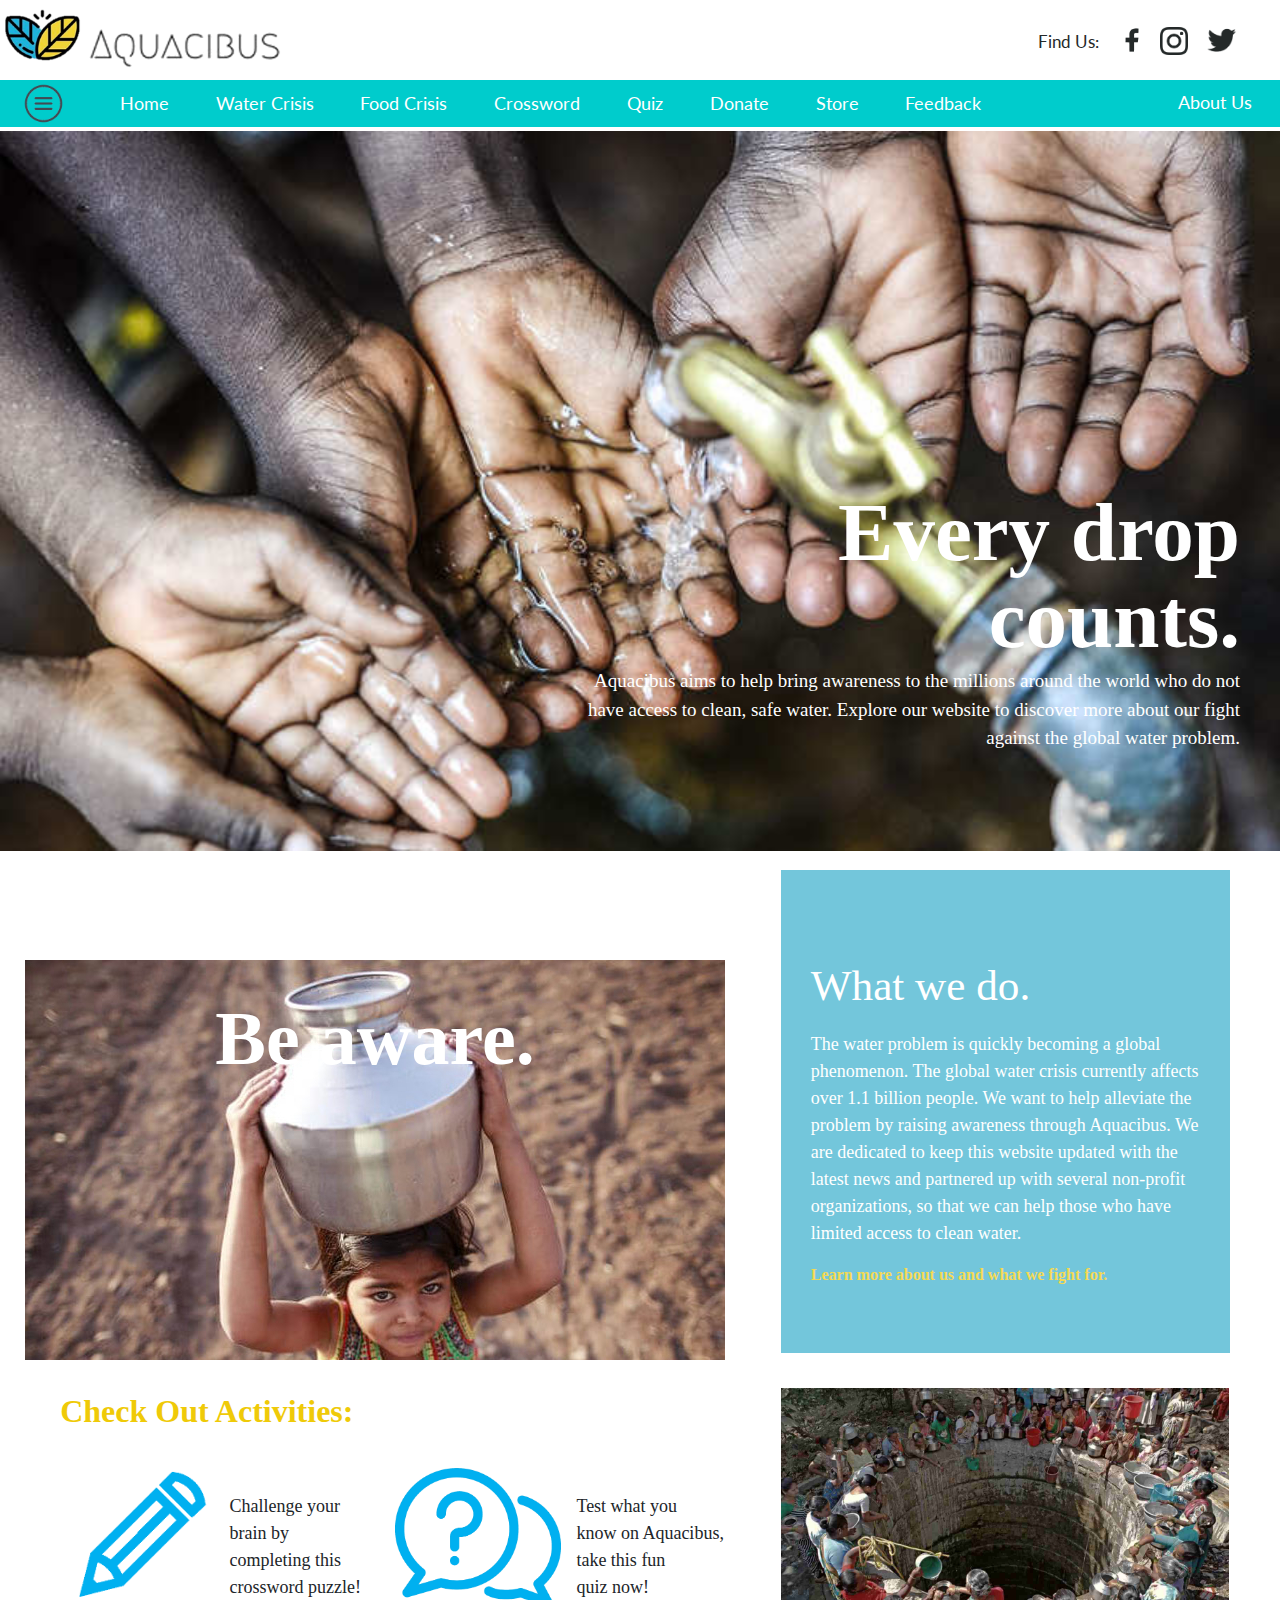
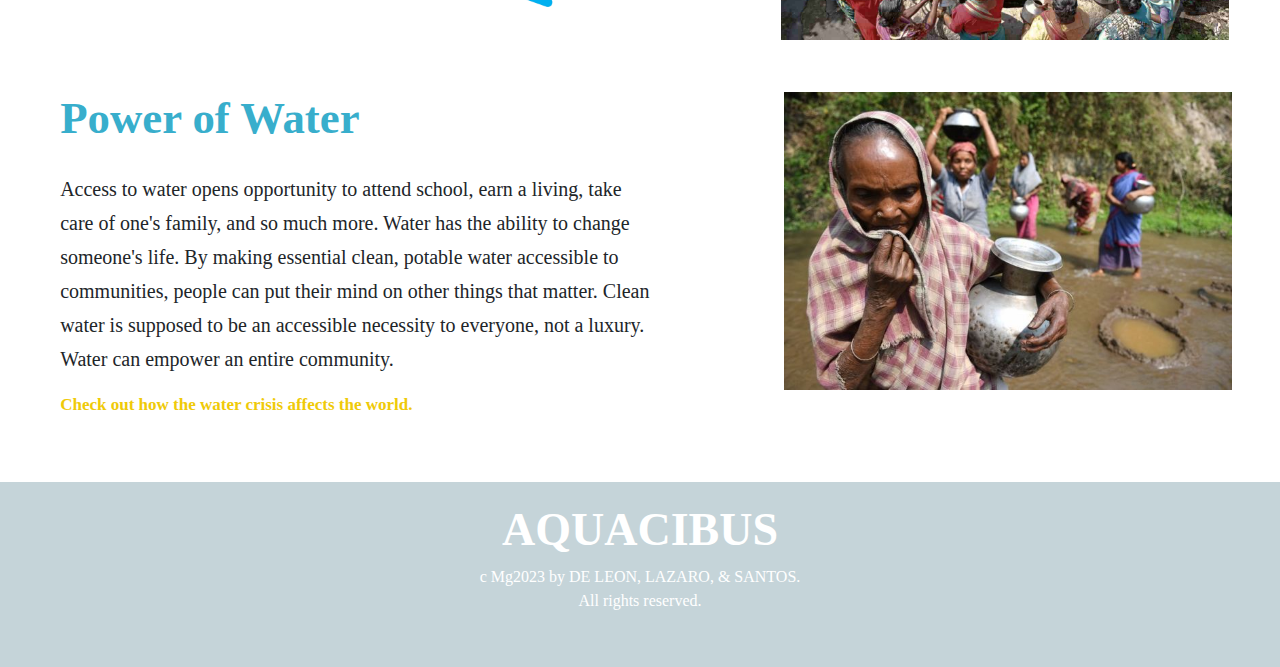
<file: index.html>
<!DOCTYPE html>
<html>

<head>
	<title>Aquacibus</title>
	<meta name="viewport" content="width=device-width, initial-scale=1">
	<link rel="stylesheet" href="https://maxcdn.bootstrapcdn.com/bootstrap/4.3.1/css/bootstrap.min.css">
	<link rel="icon" href="pics/logoo.ico">
	<link href="css/external.css" rel="stylesheet" type="text/css">
	<script src="https://ajax.googleapis.com/ajax/libs/jquery/3.4.1/jquery.min.js"></script>
	<script src="https://cdnjs.cloudflare.com/ajax/libs/popper.js/1.14.7/umd/popper.min.js"></script>
	<script src="https://maxcdn.bootstrapcdn.com/bootstrap/4.3.1/js/bootstrap.min.js"></script>
    <link rel="stylesheet" href="https://fonts.googleapis.com/css?family=Lato">
</head>

<body id="gbt">
    <!-- JS Ref -->
    <script src="js/index.js" type="text/javascript"></script>
    
    <div class="stick">
    <!-- Logo -->
        <header>
            <a href="index.html">
                <img src="pics/loogh.png" alt="Aquacibus" width="23%" height="23%">
            </a>
            <a href="https://twitter.com/Aquacibus1"><img src="pics/twt.png" class="twt" title="Twitter"></a>
            <a href="https://www.instagram.com/aquacibus_official/"><img src="pics/insta.png" class="insta" title="Instagram"></a>
            <a href="https://www.facebook.com/Aquacibus-100155774852924/?modal=admin_todo_tour"><img src="pics/fb.png" class="facebook" title="Facebook"></a>
            <p class="navd">Find Us:</p>
        </header>
        <!-- Navbar + Sidebar -->
        <nav>
            <ul>
                <li>
                    <button class="omenu" onclick="sbappear()">
                        <img src="pics/menu.png" alt="Menu" width="45px" height="45px">
                    </button>
                </li>

                <li class="links"><a href="index.html" class="nlink">Home</a></li>
                <li class="links"><a href="htdocs/Water Crisis.html" class="nlink">Water Crisis</a></li>
                <li class="links"><a href="htdocs/Food Crisis.html" class="nlink">Food Crisis</a></li>
                <li class="links"><a href="htdocs/Crossword.html" class="nlink">Crossword</a></li>
                <li class="links"><a href="htdocs/Quiz.html" class="nlink">Quiz</a></li>
                <li class="links"><a href="htdocs/Donate.html" class="nlink">Donate</a></li>
                <li class="links"><a href="htdocs/Shop.html" class="nlink">Store</a></li>
                <li class="links"><a href="htdocs/Feedback.html" class="nlink">Feedback</a></li>
                <li class="links right"><a href="htdocs/About Us.html" class="nlink">About Us</a></li>
            </ul>
            <div id="sidebar">
                <div>
                    <button class="cmenu" onclick="sbclose()">
                        <img src="pics/close.png" alt="Close" width="45px" height="45px">
                    </button>
                </div>
                
                <div class="sblink tsblink">
                    <a href="index.html" class="sblink">Home</a>
                </div>
                
                <div class="sblink">
                    <a href="htdocs/Water Crisis.html" class="sblink">Water Crisis</a>
                </div>
                
                <div class="sblink">
                    <a href="htdocs/Food Crisis.html" class="sblink">Food Crisis</a>
                </div>
                
                <div class="sblink">
                    <a href="htdocs/Crossword.html" class="sblink">Crossword</a>
                </div>
                
                <div class="sblink">
                    <a href="htdocs/Quiz.html" class="sblink">Quiz</a>
                </div>
                
                <div class="sblink">
                    <a href="htdocs/Donate.html" class="sblink">Donate</a>
                </div>
                
                <div class="sblink">
                    <a href="htdocs/Shop.html" class="sblink">Store</a>
                </div>
                
                <div class="sblink">
                    <a href="htdocs/Feedback.html" class="sblink">Feedback</a>
                </div>
                
                <div class="sblink">
                    <a href="htdocs/About Us.html" class="sblink">About Us</a>
                </div>
                
                <div class="sblink">
                    <a href="#gbt" class="sblink">Go Back to Top</a>
                </div>
            </div>   
        </nav>
    </div>

<div>
	<img src="pics/water3.jpg" class="intropic">
	<p class="introtitle" style="font-family: Garamond; font-size: 83px;">Every drop</p>
	<p class="introtitle2" style="font-family: Garamond; font-size: 83px;">counts.</p>
	<p class="introtext" style="font-family: 'Trebuchet MS'; font-size: 19px;">Aquacibus aims to help bring awareness to the millions around the world who do not have access to clean, safe water. Explore our website to discover more about our fight against the global water problem.</p>
</div>

<div id="demo" class="carousel slide" data-ride="carousel">
  
<center>

  <div class="carousel-inner slides">
    <div class="carousel-item active" height="90%" width:"100%">
      <img src="pics/t.jpg">
      <div class="caption capone">Be aware.</div>
    </div>
    <div class="carousel-item">
      <img src="pics/j.jpg">
      <div class="caption captwo">Discover stories.</div>
    </div>
    <div class="carousel-item">
      <img src="pics/yes.jpg">
      <div class="caption capthree">Get involved.</div>
    </div>
  </div>

</center>

</div>

<div class="aboutbox">
	<h1 class="titleabout">What we do.</h1>
	<p class="abouttext">The water problem is quickly becoming a global phenomenon. The global water crisis currently affects over 1.1 billion people. We want to help alleviate the problem by raising awareness through Aquacibus. We are dedicated to keep this website updated with the latest news and partnered up with several non-profit organizations, so that we can help those who have limited access to clean water. </p>
	<a href="htdocs/About Us.html" class="aboutlink">Learn more about us and what we fight for.</a>
</div>

<div>
<h1 class="checkart">Check Out Activities:</h1>
<a href="htdocs/Crossword.html"> <img src="pics/pencil.png" class="articlepic"> </a>
<p class="art"> Challenge your <br> brain by <br> completing this <br> crossword puzzle!</p> 
<a href="htdocs/Quiz.html"> <img src="pics/quiz.png" class="articlepic2"> </a>
<p class="art2">Test what you <br> know on Aquacibus, <br> take this fun <br> quiz now!</p> 
</div>

<img src="pics/water14.jpg" class="image">

<p class="power">Power of Water</p>
<p class="powerdes">Access to water opens opportunity to attend school, earn a living, take care of one's family, and so much more. Water has the ability to change someone's life. By making essential clean, potable water accessible to communities, people can put their mind on other things that matter. Clean water is supposed to be an accessible necessity to everyone, not a luxury. Water can empower an entire community.</p>
<a href="htdocs/Water Crisis.html" class="learnlink">Check out how the water crisis affects the world.</a>

<img src="pics/water12.jpg" class="water12">

<div class="bottom">
	<h1 class="titlebottom">AQUACIBUS</h1>
	<p class="copyright">c Mg2023 by DE LEON, LAZARO, & SANTOS. <br> All rights reserved.</p>
</div>

</body>

</html>
</file>
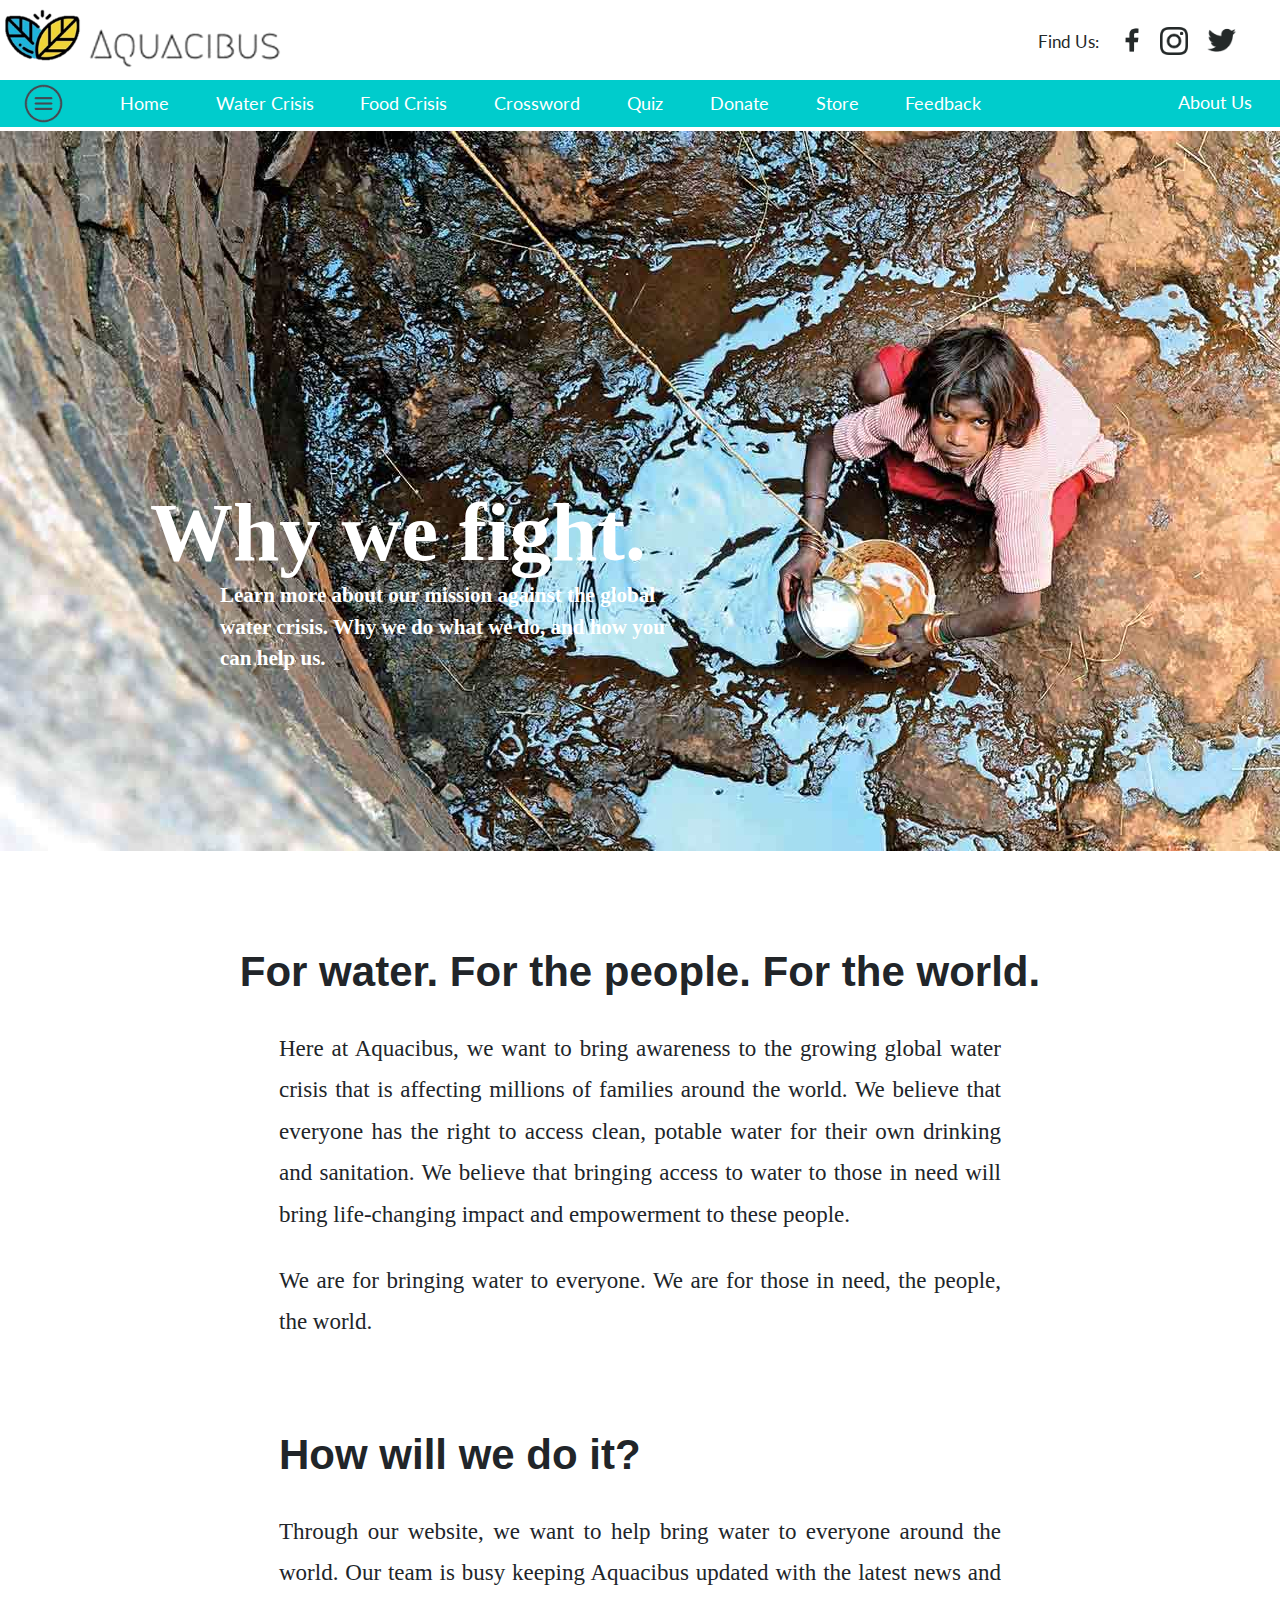
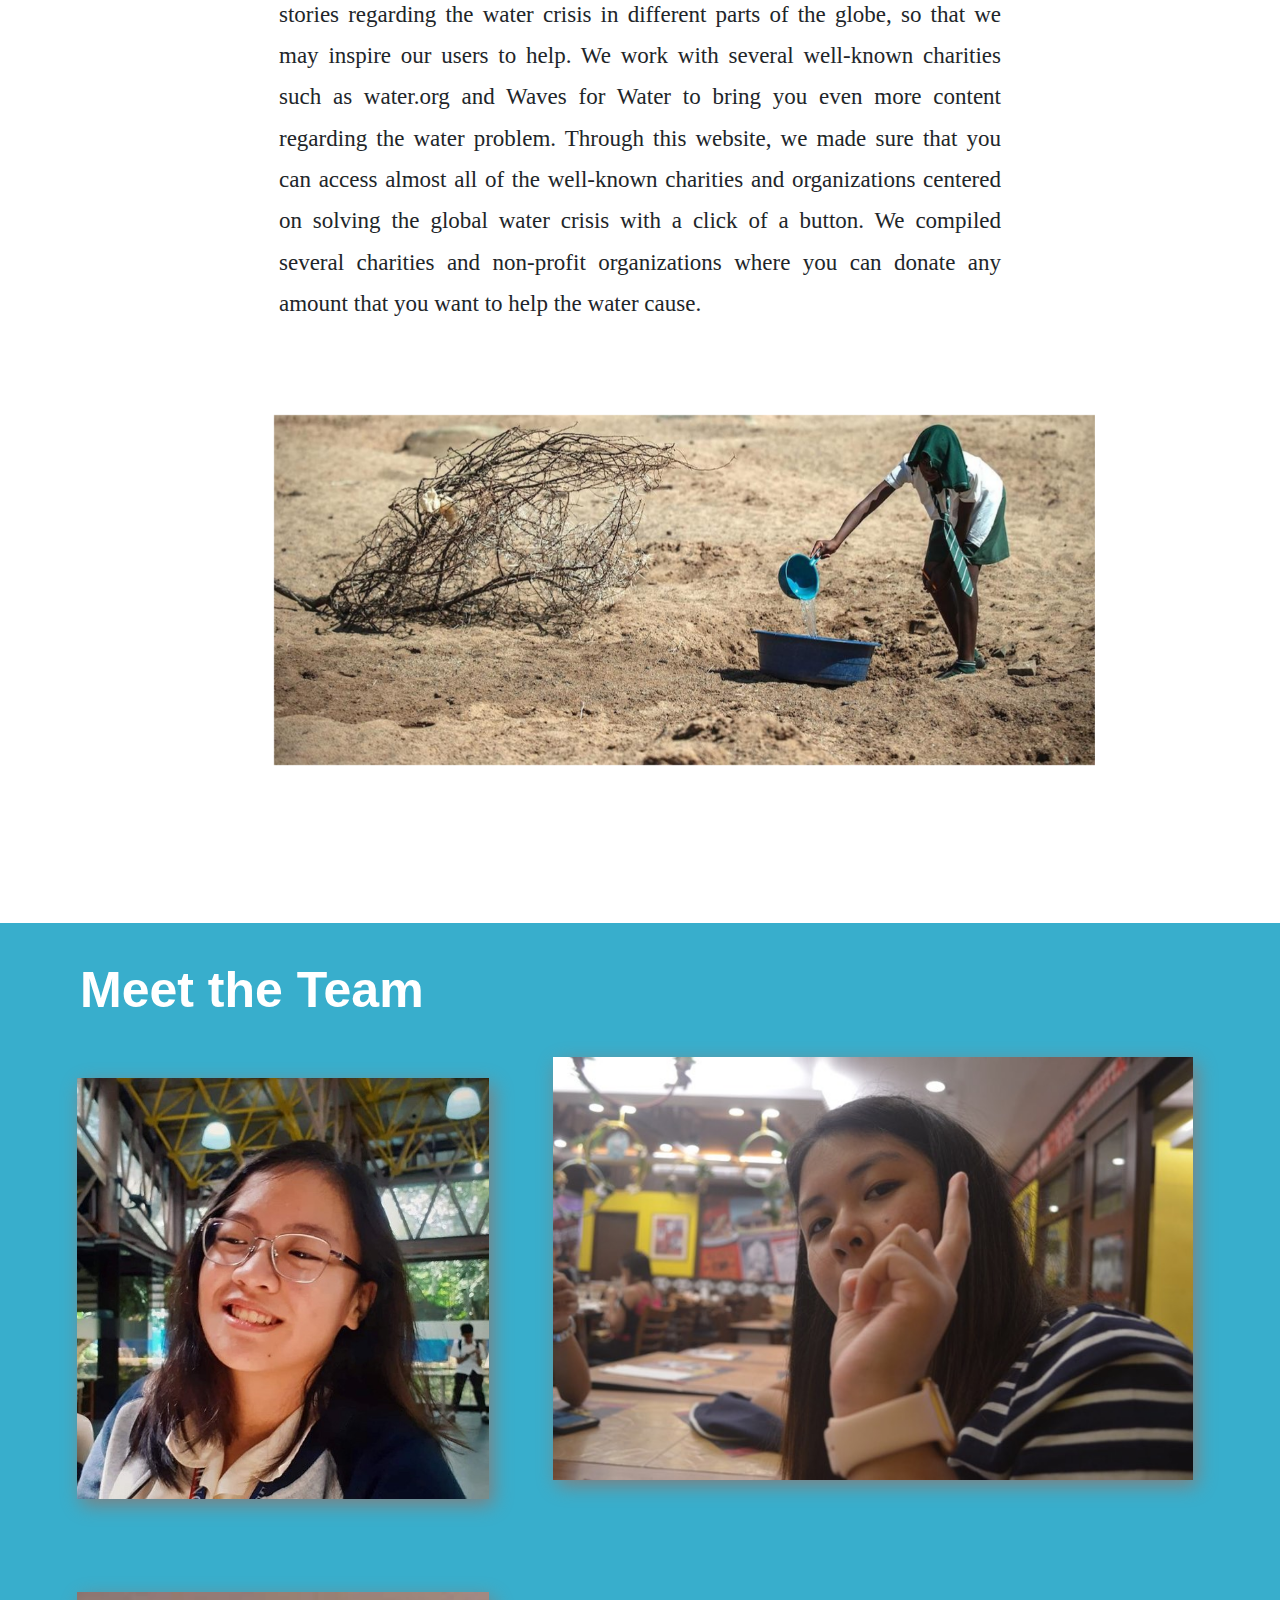
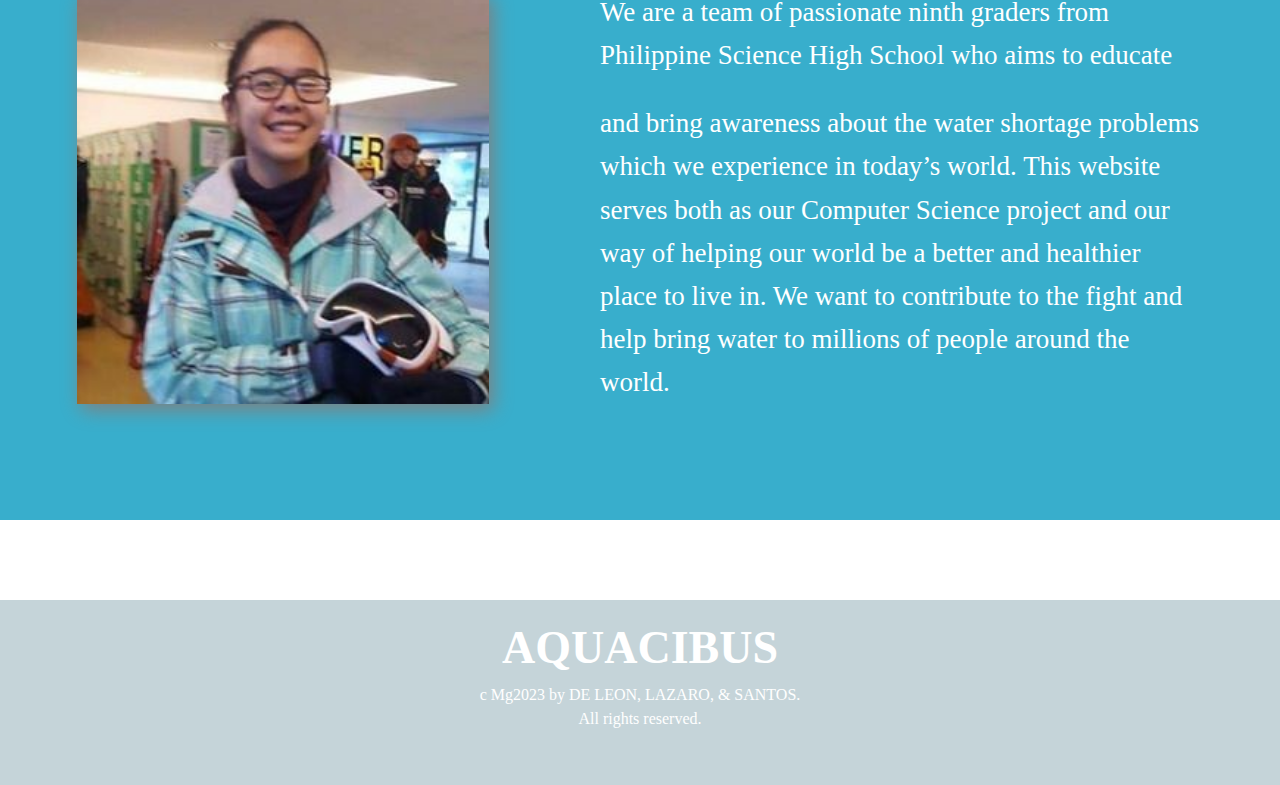
<file: htdocs/About Us.html>
<!DOCTYPE html>
<html>

<head>
	<title>Aquacibus</title>
	<meta name="viewport" content="width=device-width, initial-scale=1">
	<link rel="stylesheet" href="https://maxcdn.bootstrapcdn.com/bootstrap/4.3.1/css/bootstrap.min.css">
	<link rel="icon" href="../pics/logoo.ico">
		<link href="../css/external.css" rel="stylesheet" type="text/css">
    <link rel="stylesheet" href="https://fonts.googleapis.com/css?family=Lato">
    <!-- Global site tag (gtag.js) - Google Analytics -->
    <script async src="https://www.googletagmanager.com/gtag/js?id=UA-157736734-6"></script>
    <script>
    window.dataLayer = window.dataLayer || [];
    function gtag(){dataLayer.push(arguments);}
    gtag('js', new Date());
    
    gtag('config', 'UA-157736734-6');
    </script>
</head>

<body id="gbt">
    <!-- JS Ref -->
    <script src="../js/index.js" type="text/javascript"></script>

    <div class="stick">
        <!-- Logo -->
        <header>
            <a href="../index.html">
                <img src="../pics/loogh.png" alt="Aquacibus" width="23%" height="23%">
            </a>
            <a href="https://twitter.com/Aquacibus1"><img src="../pics/twt.png" class="twt" title="Twitter"></a>
            <a href="https://www.instagram.com/aquacibus_official/"><img src="../pics/insta.png" class="insta" title="Instagram"></a>
            <a href="https://www.facebook.com/Aquacibus-100155774852924/?modal=admin_todo_tour"><img src="../pics/fb.png" class="facebook" title="Facebook"></a>
            <p class="navd">Find Us:</p>
        </header>
        <!-- Navbar + Sidebar -->
        <nav>
            <ul>
                <li>
                    <button class="omenu" onclick="sbappear()">
                        <img src="../pics/menu.png" alt="Menu" width="45px" height="45px">
                    </button>
                </li>

                <li class="links"><a href="../index.html" class="nlink">Home</a></li>
                <li class="links"><a href="Water Crisis.html" class="nlink">Water Crisis</a></li>
                <li class="links"><a href="Food Crisis.html" class="nlink">Food Crisis</a></li>
                <li class="links"><a href="../htdocs/Crossword.html" class="nlink">Crossword</a></li>
                <li class="links"><a href="../htdocs/Quiz.html" class="nlink">Quiz</a></li>
                <li class="links"><a href="Donate.html" class="nlink">Donate</a></li>
                <li class="links"><a href="../htdocs/Shop.html" class="nlink">Store</a></li>
                <li class="links"><a href="Feedback.html" class="nlink">Feedback</a></li>
                <li class="links right"><a href="About Us.html" class="nlink">About Us</a></li>
            </ul>
            <div id="sidebar">
                <div>
                    <button class="cmenu" onclick="sbclose()">
                        <img src="../pics/close.png" alt="Close" width="45px" height="45px">
                    </button>
                </div>
                
                <div class="sblink tsblink">
                    <a href="../index.html" class="sblink">Home</a>
                </div>
                
                <div class="sblink">
                    <a href="../htdocs/Water Crisis.html" class="sblink">Water Crisis</a>
                </div>
                
                <div class="sblink">
                    <a href="../htdocs/Food Crisis.html" class="sblink">Food Crisis</a>
                </div>
                
                <div class="sblink">
                    <a href="../htdocs/Crossword.html" class="sblink">Crossword</a>
                </div>
                
                <div class="sblink">
                    <a href="../htdocs/Quiz.html" class="sblink">Quiz</a>
                </div>
                
                <div class="sblink">
                    <a href="../htdocs/Donate.html" class="sblink">Donate</a>
                </div>
                
                <div class="sblink">
                    <a href="../htdocs/Shop.html" class="sblink">Store</a>
                </div>
                
                <div class="sblink">
                    <a href="../htdocs/Feedback.html" class="sblink">Feedback</a>
                </div>
                
                <div class="sblink">
                    <a href="../htdocs/About Us.html" class="sblink">About Us</a>
                </div>
                
                <div class="sblink">
                    <a href="#gbt" class="sblink">Go Back to Top</a>
                </div>
            </div>   
        </nav>
    </div>
    
<!-- Navbar
<center>
<div class="options">
	<a href="about.html" class="opt" title="About Us">ABOUT US</a>
	<a href="" class="opt" title="Learn More">LEARN MORE</a>
	<a href="" class="opt" title="Stories">STORIES</a>
	<a href="donate.html" class="opt" title="Donate">DONATE</a>
</div>
</center>
-->
<img src="../pics/water13.jpg" class="intropic">
	<p class="introtitle3" style="font-family: Garamond; font-size: 83px;">Why we fight.</p>
	<p class="introtext2" style="font-family: 'Trebuchet MS'; font-size: 21px;">Learn more about our mission against the global water crisis. Why we do what we do, and how you can help us.</p>

<p class="des">For water. For the people. For the world.</p> 
<p class="norm">Here at Aquacibus, we want to bring awareness to the growing global water crisis that is affecting millions of families around the world. We believe that everyone has the right to access clean, potable water for their own drinking and sanitation. We believe that bringing access to water to those in need will bring life-changing impact and empowerment to these people.</p>
<p class="norm">We are for bringing water to everyone. We are for those in need, the people, the world. </p>

<p class="des2">How will we do it?</p>

<p class="norm two">Through our website, we want to help bring water to everyone around the world. Our team is busy keeping Aquacibus updated with the latest news and stories regarding the water crisis in different parts of the globe, so that we may inspire our users to help. We work with several well-known charities such as water.org and Waves for Water to bring you even more content regarding the water problem. Through this website, we made sure that you can access almost all of the well-known charities and organizations centered on solving the global water crisis with a click of a button. We compiled several charities and non-profit organizations where you can donate any amount that you want to help the water cause.</p> 

<div class="container">
<img src="../pics/water1.jpg" class="pic">
<div class="middle">
<div class="text">Make sure to check out the stories and the motivation behind different non-profit organizations and charities on Aquacibus.
<br> <a href="../htdocs/Donate.html" class="donatebox">Find out more on how you can help these charities here.</a>
</div>
</div>
</div>

<div class="back">

<p class="des3">Meet the Team</p>

<div class="container1">
	<img src="../pics/benj.jpg" class="pic3">
	<div class="middle2">
		<div class="text">I believe that everybody in the world should have access to safe & clean water. Remember that every single drop you waste is one less drop for those in need.</div>
	</div>
</div>

<div class="container2">
	<img src="../pics/chezka.jpg" class="pic2">
	<div class="middle1">
		<div class="text">In today's fast-changing and evolving world, we already lost sight of what's happening. Our world and its people are continuously suffering. Let's all do our part in saving this world. Let's all help save the planet, one step at a time.</div>
	</div>
</div>

<div class="container3">
	<img src="../pics/danni.jpg" class="pic1">
	<div class="middle3">
		<div class="text1">I remember the times when we would have water shortages in my house every once in a while, and I remember how much of an inconvenience it was. However, my minor inconvenience remains reality for over 1.1 billion people around the world. I want to help bring water to these communities in need. Clean water should never be considered a mere luxury.</div>
	</div>
</div>

<p class="meet">We are a team of passionate ninth graders from Philippine Science High School who aims to educate and bring awareness about the water shortage problems which we experience in today’s world. This website serves both as our Computer Science project and our way of helping our world be a better and healthier place to live in. We want to contribute to the fight and help bring water to millions of people around the world. </p>

</div>

<div class="bottom">
	<h1 class="titlebottom">AQUACIBUS</h1>
	<p class="copyright">c Mg2023 by DE LEON, LAZARO, & SANTOS. <br> All rights reserved.</p>
</div>

</body>

</html>
</file>
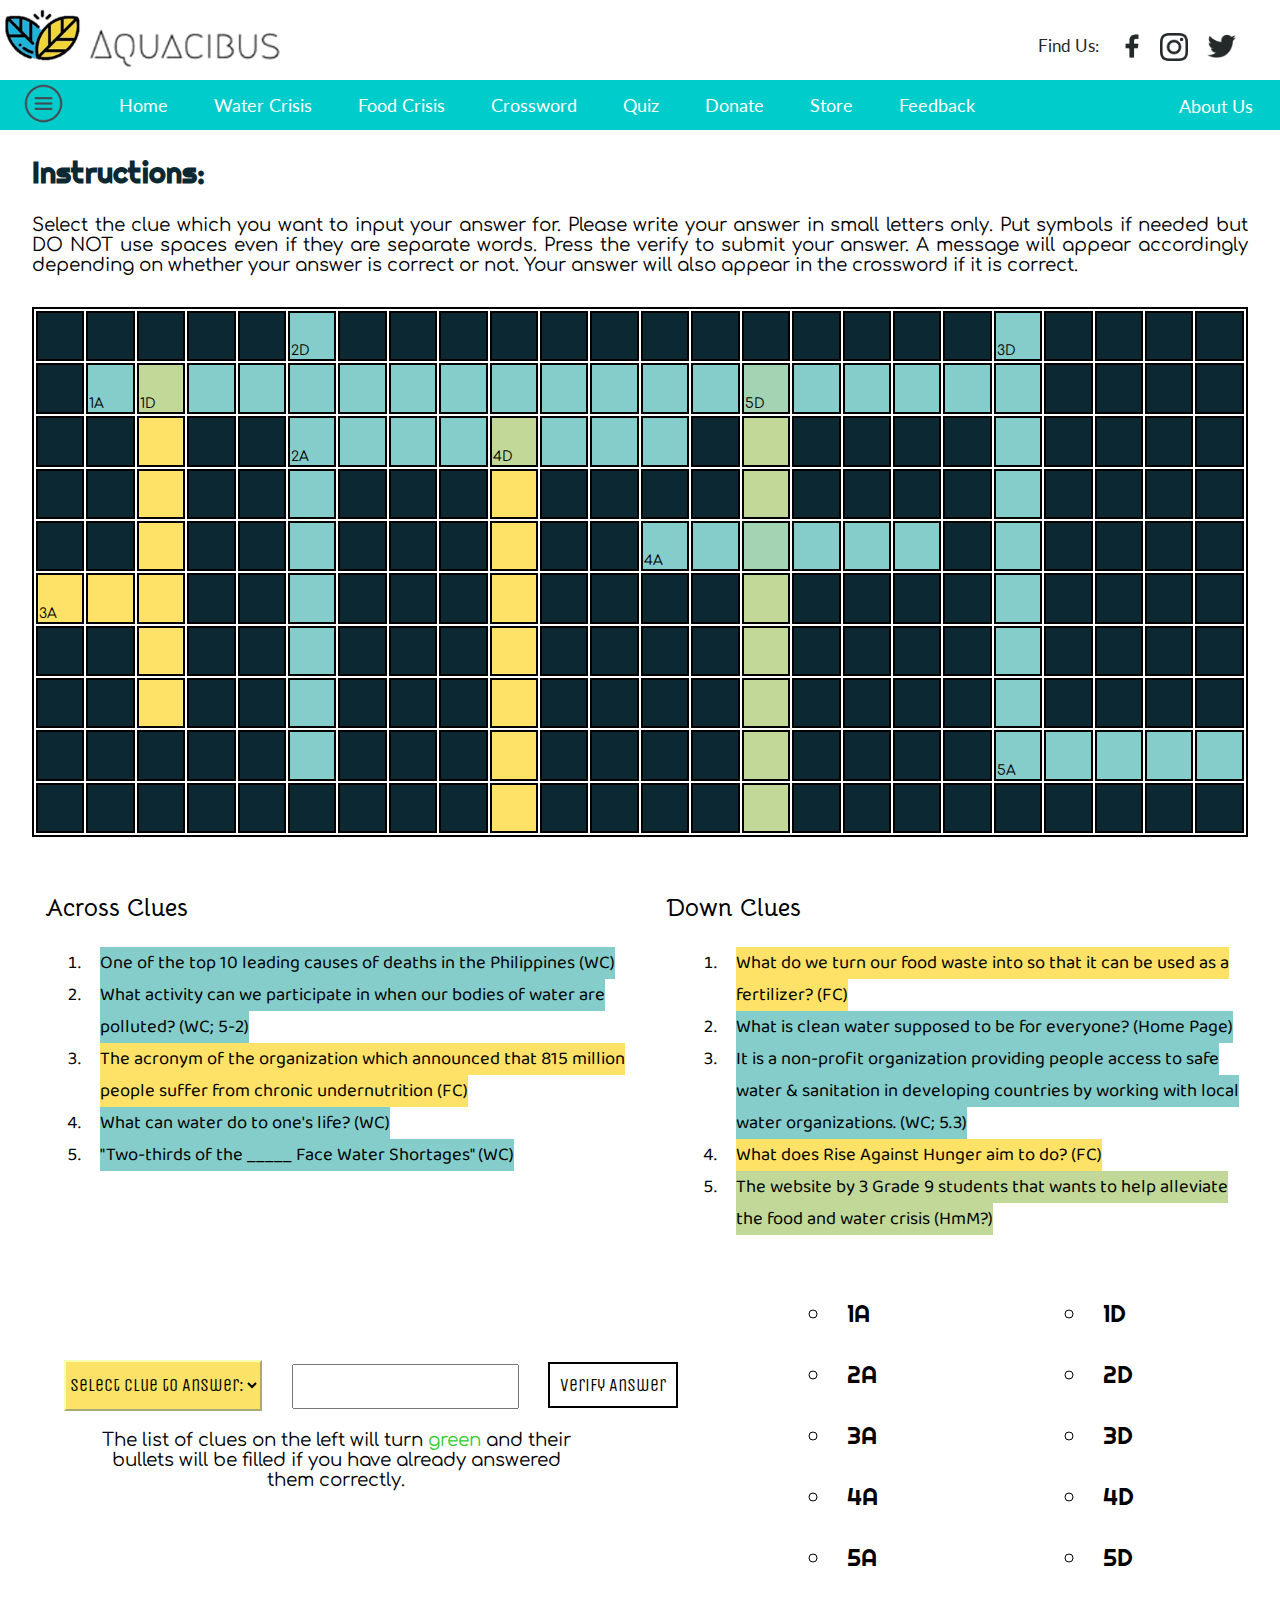
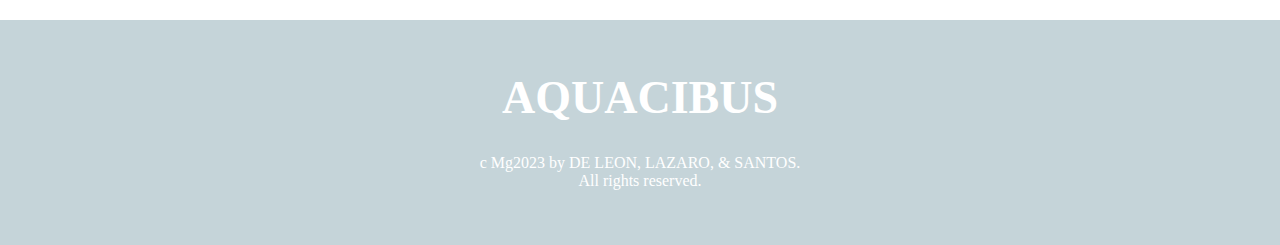
<file: htdocs/Crossword.html>
<html>
<head>
    <!-- Title & Meta Tags -->
        <title>Crossword</title>
        <meta name="description" content="A fun, little crossword where our visitors could test out their knowledge about the food and water crisis based on what they learned from our website."/>
		<meta name="keywords" content="crossword, test, learn, knowledge, food & water crisis"/>
		<meta name="author" content="Franzesca De Leon, Benjeouelle Lazaro, Danielle Santos"/>
		<meta name="revised" content="Franzesca De Leon, Benjeouelle Lazaro, Danielle Santos, 03/19/2020"/>
		<meta name="viewport" content="width=device-width, initial-scale=1">
        <!-- Icon, CSS, & Fonts -->
        <link rel="icon" href="../pics/logoo.ico">
		<link rel="stylesheet" href="../css/Crossword.css"/>
		<link rel="stylesheet" href="https://fonts.googleapis.com/css?family=Lato">
        <link rel="stylesheet" href="https://fonts.googleapis.com/css?family=Righteous">
        <link rel="stylesheet" href="https://fonts.googleapis.com/css?family=Bellota">
        <link rel="stylesheet" href="https://fonts.googleapis.com/css?family=Baloo+Paaji+2">
        <link rel="stylesheet" href="https://fonts.googleapis.com/css?family=Comfortaa">
        <link rel="stylesheet" href="https://fonts.googleapis.com/css?family=Unica+One">
        <link rel="stylesheet" href="https://fonts.googleapis.com/css?family=Luckiest+Guy">
        <!-- Global site tag (gtag.js) - Google Analytics -->
        <script async src="https://www.googletagmanager.com/gtag/js?id=UA-157736734-6"></script>
        <script>
        window.dataLayer = window.dataLayer || [];
        function gtag(){dataLayer.push(arguments);}
        gtag('js', new Date());
    
        gtag('config', 'UA-157736734-6');
        </script>
</head>
<body id="gbt">
    <div class="stick">
    <!-- Logo -->
        <header>
            <a href="../index.html">
                <img src="../pics/loogh.png" alt="Aquacibus" width="23%">
            </a>
            <a href="https://twitter.com/Aquacibus1"><img src="../pics/twt.png" class="twt" title="Twitter"></a>
            <a href="https://www.instagram.com/aquacibus_official/"><img src="../pics/insta.png" class="insta" title="Instagram"></a>
            <a href="https://www.facebook.com/Aquacibus-100155774852924/?modal=admin_todo_tour"><img src="../pics/fb.png" class="facebook" title="Facebook"></a>
            <p class="navd">Find Us:</p>
        </header>
    <!-- Navbar + Sidebar -->
        <nav>
            <ul>
                <li>
                    <button class="omenu" onclick="sbappear()">
                        <img src="../pics/menu.png" alt="Menu" width="45px" height="45px">
                    </button>
                </li>

                <li class="links"><a href="../index.html" class="nlink">Home</a></li>
                <li class="links"><a href="../htdocs/Water Crisis.html" class="nlink">Water Crisis</a></li>
                <li class="links"><a href="../htdocs/Food Crisis.html" class="nlink">Food Crisis</a></li>
                <li class="links"><a href="../htdocs/Crossword.html" class="nlink">Crossword</a></li>
                <li class="links"><a href="../htdocs/Quiz.html" class="nlink">Quiz</a></li>
                <li class="links"><a href="../htdocs/Donate.html" class="nlink">Donate</a></li>
                <li class="links"><a href="../htdocs/Shop.html" class="nlink">Store</a></li>
                <li class="links"><a href="../htdocs/Feedback.html" class="nlink">Feedback</a></li>
                <li class="links right"><a href="../htdocs/About Us.html" class="nlink">About Us</a></li>
            </ul>
            <div id="sidebar">
                <div>
                    <button class="cmenu" onclick="sbclose()">
                        <img src="../pics/close.png" alt="Close" width="45px" height="45px">
                    </button>
                </div>
                
                <div class="sblink tsblink">
                    <a href="../index.html" class="sblink">Home</a>
                </div>
                
                <div class="sblink">
                    <a href="../htdocs/Water Crisis.html" class="sblink">Water Crisis</a>
                </div>
                
                <div class="sblink">
                    <a href="../htdocs/Food Crisis.html" class="sblink">Food Crisis</a>
                </div>
                
                <div class="sblink">
                    <a href="../htdocs/Crossword.html" class="sblink">Crossword</a>
                </div>
                
                <div class="sblink">
                    <a href="../htdocs/Quiz.html" class="sblink">Quiz</a>
                </div>
                
                <div class="sblink">
                    <a href="../htdocs/Donate.html" class="sblink">Donate</a>
                </div>
                
                <div class="sblink">
                    <a href="../htdocs/Shop.html" class="sblink">Store</a>
                </div>
                
                <div class="sblink">
                    <a href="../htdocs/Feedback.html" class="sblink">Feedback</a>
                </div>
                
                <div class="sblink">
                    <a href="../htdocs/About Us.html" class="sblink">About Us</a>
                </div>
                
                <div class="sblink">
                    <a href="#gbt" class="sblink">Go Back to Top</a>
                </div>
            </div>   
        </nav>
    </div>
    <!-- Instructions -->
    <div class="instru">
        <h2 class="instru">Instructions:</h2>
        <p class="instru">Select the clue which you want to input your answer for. Please write your answer in small letters only. Put symbols if needed but DO NOT use spaces even if they are separate words. Press the verify to submit your answer. A message will appear accordingly depending on whether your answer is correct or not. Your answer will also appear in the crossword if it is correct.</p>
    </div>
    <!-- Actual Crossword -->
    <table class="cw" id="cw">
        <tr >
            <td class="out"></td>
            <td class="out"></td>
            <td class="out"></td>
            <td class="out"></td>
            <td class="out"></td>
            <td class="w"><div class="label">2D</div></td>
            <td class="out"></td>
            <td class="out"></td>
            <td class="out"></td>
            <td class="out"></td>
            <td class="out"></td>
            <td class="out"></td>
            <td class="out"></td>
            <td class="out"></td>
            <td class="out"></td>
            <td class="out"></td>
            <td class="out"></td>
            <td class="out"></td>
            <td class="out"></td>
            <td class="w"><div class="label">3D</div></td>
            <td class="out"></td>
            <td class="out"></td>
            <td class="out"></td>
            <td class="out"></td>
        </tr>
        
        <tr >
            <td class="out"></td>
            <td class="w"><div class="label">1A</div></td>
            <td class="g"><div class="label">1D</div></td>
            <td class="w"></td>
            <td class="w"></td>
            <td class="w"></td>
            <td class="w"></td>
            <td class="w"></td>
            <td class="w"></td>
            <td class="w"></td>
            <td class="w"></td>
            <td class="w"></td>
            <td class="w"></td>
            <td class="w"></td>
            <td class="wg"><div class="label">5D</div></td>
            <td class="w"></td>
            <td class="w"></td>
            <td class="w"></td>
            <td class="w"></td>
            <td class="w"></td>
            <td class="out"></td>
            <td class="out"></td>
            <td class="out"></td>
            <td class="out"></td>
        </tr>
        
        <tr >
            <td class="out"></td>
            <td class="out"></td>
            <td class="f"></td>
            <td class="out"></td>
            <td class="out"></td>
            <td class="w"><div class="label">2A</div></td>
            <td class="w"></td>
            <td class="w"></td>
            <td class="w"></td>
            <td class="g"><div class="label">4D</div></td>
            <td class="w"></td>
            <td class="w"></td>
            <td class="w"></td>
            <td class="out"></td>
            <td class="g"></td>
            <td class="out"></td>
            <td class="out"></td>
            <td class="out"></td>
            <td class="out"></td>
            <td class="w"></td>
            <td class="out"></td>
            <td class="out"></td>
            <td class="out"></td>
            <td class="out"></td>
        </tr>
        
        <tr >
            <td class="out"></td>
            <td class="out"></td>
            <td class="f"></td>
            <td class="out"></td>
            <td class="out"></td>
            <td class="w"></td>
            <td class="out"></td>
            <td class="out"></td>
            <td class="out"></td>
            <td class="f"></td>
            <td class="out"></td>
            <td class="out"></td>
            <td class="out"></td>
            <td class="out"></td>
            <td class="g"></td>
            <td class="out"></td>
            <td class="out"></td>
            <td class="out"></td>
            <td class="out"></td>
            <td class="w"></td>
            <td class="out"></td>
            <td class="out"></td>
            <td class="out"></td>
            <td class="out"></td>
        </tr>
        
        <tr >
            <td class="out"></td>
            <td class="out"></td>
            <td class="f"></td>
            <td class="out"></td>
            <td class="out"></td>
            <td class="w"></td>
            <td class="out"></td>
            <td class="out"></td>
            <td class="out"></td>
            <td class="f"></td>
            <td class="out"></td>
            <td class="out"></td>
            <td class="w"><div class="label">4A</div></td>
            <td class="w"></td>
            <td class="wg"></td>
            <td class="w"></td>
            <td class="w"></td>
            <td class="w"></td>
            <td class="out"></td>
            <td class="w"></td>
            <td class="out"></td>
            <td class="out"></td>
            <td class="out"></td>
            <td class="out"></td>
        </tr>
        
        <tr >
            <td class="f"><div class="label">3A</div></td>
            <td class="f"></td>
            <td class="f"></td>
            <td class="out"></td>
            <td class="out"></td>
            <td class="w"></td>
            <td class="out"></td>
            <td class="out"></td>
            <td class="out"></td>
            <td class="f"></td>
            <td class="out"></td>
            <td class="out"></td>
            <td class="out"></td>
            <td class="out"></td>
            <td class="g"></td>
            <td class="out"></td>
            <td class="out"></td>
            <td class="out"></td>
            <td class="out"></td>
            <td class="w"></td>
            <td class="out"></td>
            <td class="out"></td>
            <td class="out"></td>
            <td class="out"></td>
        </tr>
        
        <tr >
            <td class="out"></td>
            <td class="out"></td>
            <td class="f"></td>
            <td class="out"></td>
            <td class="out"></td>
            <td class="w"></td>
            <td class="out"></td>
            <td class="out"></td>
            <td class="out"></td>
            <td class="f"></td>
            <td class="out"></td>
            <td class="out"></td>
            <td class="out"></td>
            <td class="out"></td>
            <td class="g"></td>
            <td class="out"></td>
            <td class="out"></td>
            <td class="out"></td>
            <td class="out"></td>
            <td class="w"></td>
            <td class="out"></td>
            <td class="out"></td>
            <td class="out"></td>
            <td class="out"></td>
        </tr>
        
        <tr >
            <td class="out"></td>
            <td class="out"></td>
            <td class="f"></td>
            <td class="out"></td>
            <td class="out"></td>
            <td class="w"></td>
            <td class="out"></td>
            <td class="out"></td>
            <td class="out"></td>
            <td class="f"></td>
            <td class="out"></td>
            <td class="out"></td>
            <td class="out"></td>
            <td class="out"></td>
            <td class="g"></td>
            <td class="out"></td>
            <td class="out"></td>
            <td class="out"></td>
            <td class="out"></td>
            <td class="w"></td>
            <td class="out"></td>
            <td class="out"></td>
            <td class="out"></td>
            <td class="out"></td>
        </tr>
        
        <tr >
            <td class="out"></td>
            <td class="out"></td>
            <td class="out"></td>
            <td class="out"></td>
            <td class="out"></td>
            <td class="w"></td>
            <td class="out"></td>
            <td class="out"></td>
            <td class="out"></td>
            <td class="f"></td>
            <td class="out"></td>
            <td class="out"></td>
            <td class="out"></td>
            <td class="out"></td>
            <td class="g"></td>
            <td class="out"></td>
            <td class="out"></td>
            <td class="out"></td>
            <td class="out"></td>
            <td class="w"><div class="label">5A</div></td>
            <td class="w"></td>
            <td class="w"></td>
            <td class="w"></td>
            <td class="w"></td>
        </tr>
        
        <tr >
            <td class="out"></td>
            <td class="out"></td>
            <td class="out"></td>
            <td class="out"></td>
            <td class="out"></td>
            <td class="out"></td>
            <td class="out"></td>
            <td class="out"></td>
            <td class="out"></td>
            <td class="f"></td>
            <td class="out"></td>
            <td class="out"></td>
            <td class="out"></td>
            <td class="out"></td>
            <td class="g"></td>
            <td class="out"></td>
            <td class="out"></td>
            <td class="out"></td>
            <td class="out"></td>
            <td class="out"></td>
            <td class="out"></td>
            <td class="out"></td>
            <td class="out"></td>
            <td class="out"></td>
        </tr>
    </table>
    
    <!-- Clues -->
    <div class="hori">
        <h3 class="hori">Across Clues</h3>
        <ol class="hori">
            <li class="hori"><span class="w">One of the top 10 leading causes of deaths in the Philippines (WC)</span></li>
            <li class="hori"><span class="w">What activity can we participate in when our bodies of water are polluted? (WC; 5-2)</span></li>
            <li class="hori"><span class="f">The acronym of the organization which announced that 815 million people suffer from chronic undernutrition (FC)</span></li>
            <li class="hori"><span class="w">What can water do to one's life? (WC)</span></li>
            <li class="hori"><span class="w">"Two-thirds of the _____ Face Water Shortages" (WC)</span></li>
        </ol>
    </div>
    <div class="verti">
        <h3 class="verti">Down Clues</h3>
        <ol class="verti">
            <li class="verti"><span class="f">What do we turn our food waste into so that it can be used as a fertilizer? (FC)</span></li>
            <li class="verti"><span class="w">What is clean water supposed to be for everyone? (Home Page)</span></li>
            <li class="verti"><span class="w">It is a non-profit organization providing people access to safe water & sanitation in developing countries by working with local water organizations. (WC; 5.3)</span></li>
            <li class="verti"><span class="f">What does Rise Against Hunger aim to do? (FC)</span></li>
            <li class="verti"><span class="g">The website by 3 Grade 9 students that wants to help alleviate the food and water crisis (HmM?)</span></li>
        </ol>
    </div>
    
    <!-- Answers & Such -->
    <div class="answer">
        <select id="clue">
            <option value="none">Select Clue to Answer:</option>
            <option value="1A">1A</option>
            <option value="2A">2A</option>
            <option value="3A">3A</option>
            <option value="4A">4A</option>
            <option value="5A">5A</option>
            <option value="1D">1D</option>
            <option value="2D">2D</option>
            <option value="3D">3D</option>
            <option value="4D">4D</option>
            <option value="5D">5D</option>
        </select>
        <input type="text" id="answer">
        <button class="ver" onclick="verify();">Verify Answer</button>
        <p class="exp">The list of clues on the left will turn <span class="green">green</span> and their bullets will be filled if you have already answered them correctly.</p>
    </div>
    
    <div class="cl1">
        <ul class="cl">
            <li class="cl" id="1A">1A</li>
            <li class="cl" id="2A">2A</li>
            <li class="cl" id="3A">3A</li>
            <li class="cl" id="4A">4A</li>
            <li class="cl" id="5A">5A</li>
        </ul>
    </div>
    <div class="cl2">
        <ul class="cl">
            <li class="cl" id="1D">1D</li>
            <li class="cl" id="2D">2D</li>
            <li class="cl" id="3D">3D</li>
            <li class="cl" id="4D">4D</li>
            <li class="cl" id="5D">5D</li>
        </ul>
    </div>
    
    <!-- You've won the game!! -->
    <div class="win" id="win">
        <button class="win" onclick="closepu()">X</button>
        <h2 class="win">Congratulations! You've finished the Crossword!! :D</h2>
        <p class="win">Note: When you click the close button on the top right corner of this pop-up, it will reset the crossword.</p>
    </div>
    
    <!-- Bottom -->
    <div class="bottom">
        <h1 class="titlebottom">AQUACIBUS</h1>
        <p class="copyright">c Mg2023 by DE LEON, LAZARO, & SANTOS. <br> All rights reserved.</p>
    </div>
</body>
    
<!-- JS Script Ref -->
        <script src="../js/Crossword.js"></script>
</html>
</file>
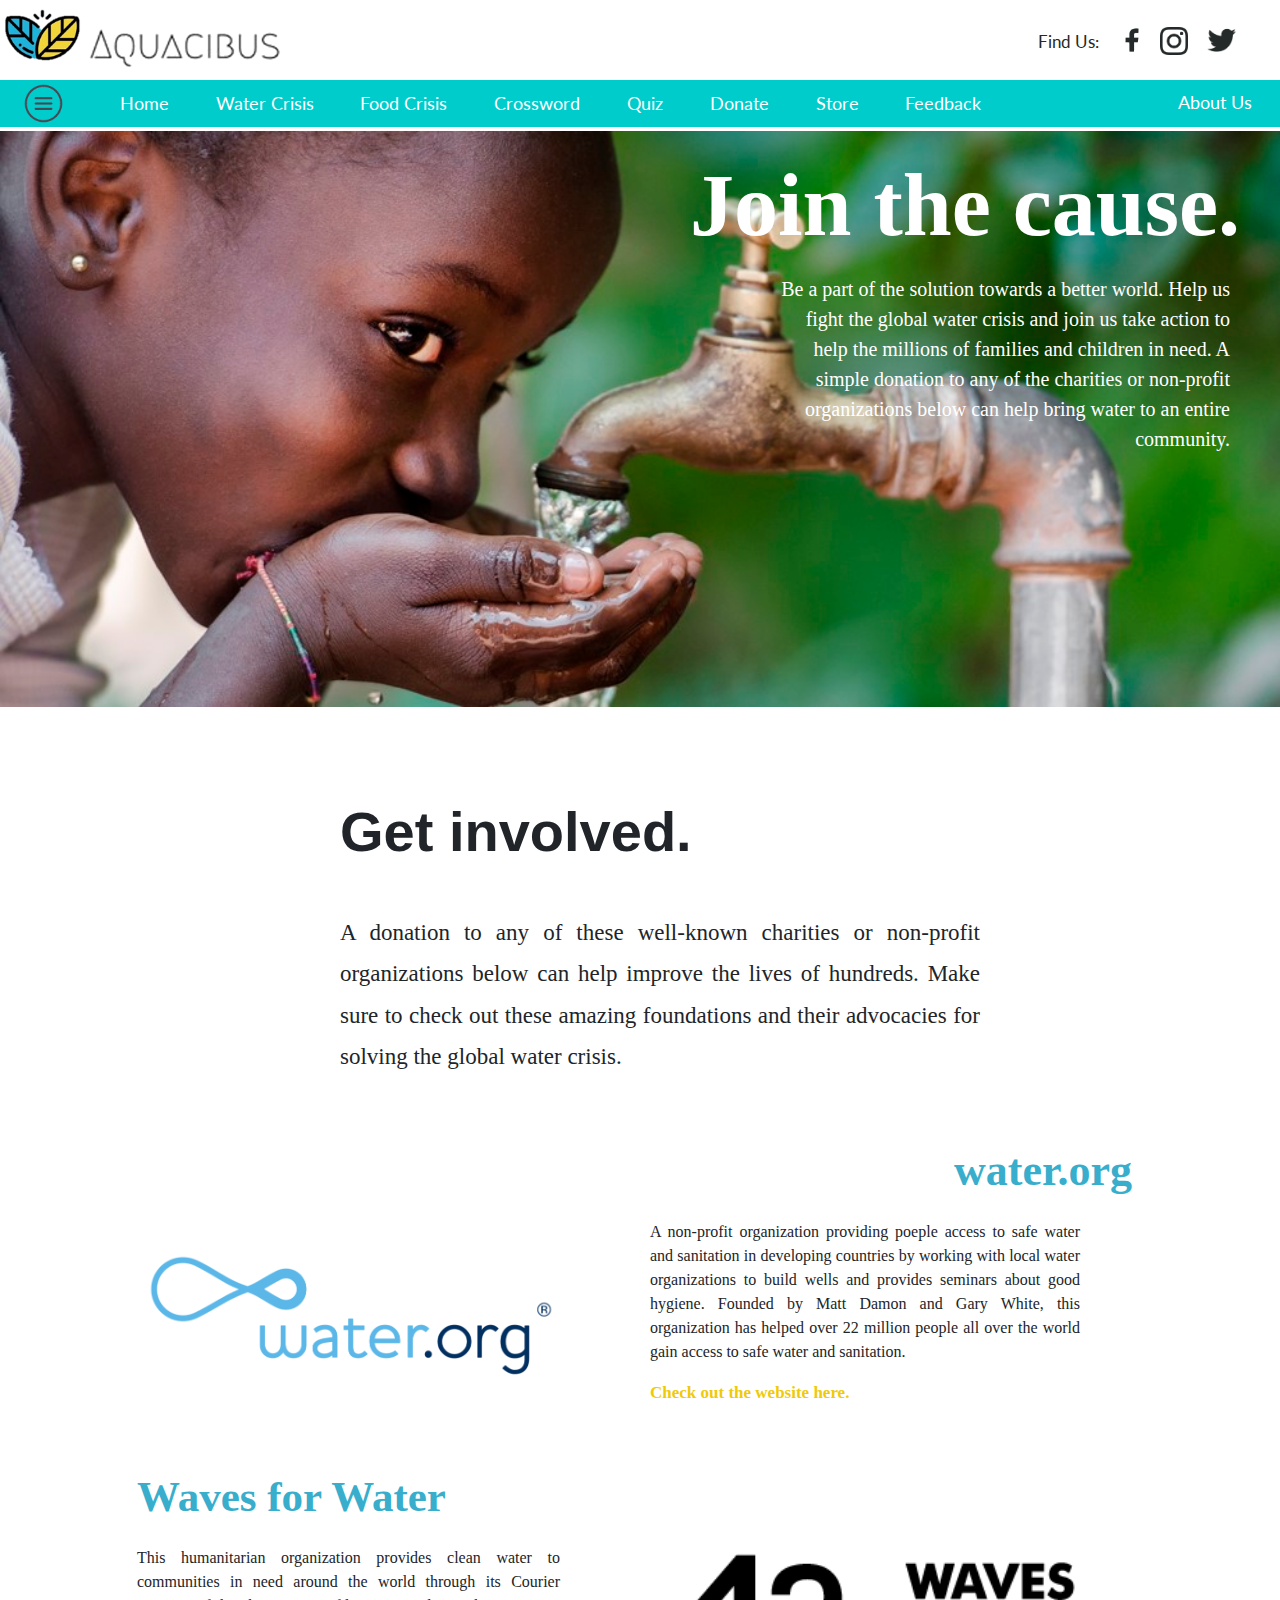
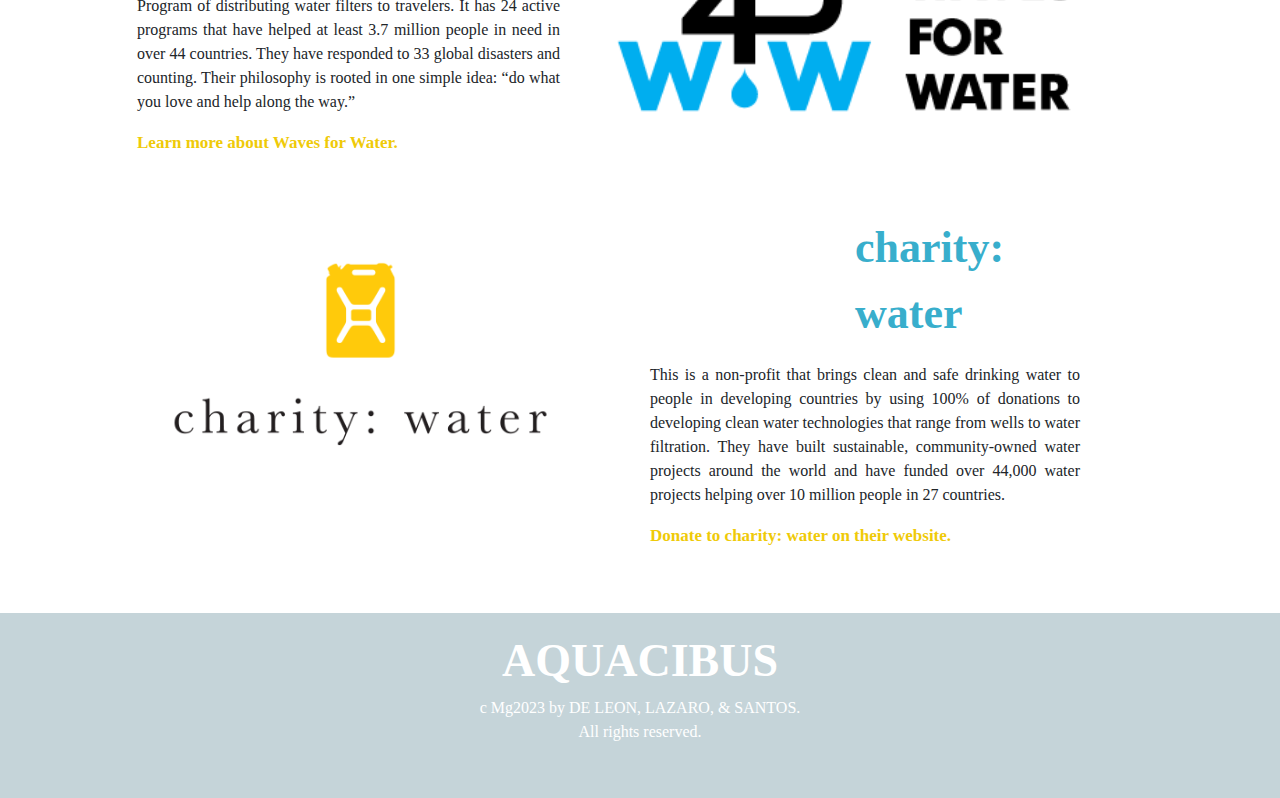
<file: htdocs/Donate.html>
<!DOCTYPE html>
<html>

<head>
	<title>Aquacibus</title>
	<meta name="viewport" content="width=device-width, initial-scale=1">
	<link rel="stylesheet" href="https://maxcdn.bootstrapcdn.com/bootstrap/4.3.1/css/bootstrap.min.css">
	<link rel="icon" href="../pics/logoo.ico">
	<link href="../css/external.css" rel="stylesheet" type="text/css">
    <link rel="stylesheet" href="https://fonts.googleapis.com/css?family=Lato">
</head>

<body id="gbt">
    <!-- JS Ref -->
    <script src="../js/index.js" type="text/javascript"></script>

    <div class="stick">
        <!-- Logo -->
        <header>
            <a href="../index.html">
                <img src="../pics/loogh.png" alt="Aquacibus" width="23%" height="23%">
            </a>
            <a href="https://twitter.com/Aquacibus1"><img src="../pics/twt.png" class="twt" title="Twitter"></a>
            <a href="https://www.instagram.com/aquacibus_official/"><img src="../pics/insta.png" class="insta" title="Instagram"></a>
            <a href="https://www.facebook.com/Aquacibus-100155774852924/?modal=admin_todo_tour"><img src="../pics/fb.png" class="facebook" title="Facebook"></a>
            <p class="navd">Find Us:</p>
        </header>
        <!-- Navbar + Sidebar -->
        <nav>
            <ul>
                <li>
                    <button class="omenu" onclick="sbappear()">
                        <img src="../pics/menu.png" alt="Menu" width="45px" height="45px">
                    </button>
                </li>

                <li class="links"><a href="../index.html" class="nlink">Home</a></li>
                <li class="links"><a href="Water Crisis.html" class="nlink">Water Crisis</a></li>
                <li class="links"><a href="Food Crisis.html" class="nlink">Food Crisis</a></li>
                <li class="links"><a href="../htdocs/Crossword.html" class="nlink">Crossword</a></li>
                <li class="links"><a href="../htdocs/Quiz.html" class="nlink">Quiz</a></li>
                <li class="links"><a href="Donate.html" class="nlink">Donate</a></li>
                <li class="links"><a href="../htdocs/Shop.html" class="nlink">Store</a></li>
                <li class="links"><a href="Feedback.html" class="nlink">Feedback</a></li>
                <li class="links right"><a href="About Us.html" class="nlink">About Us</a></li>
            </ul>
            <div id="sidebar">
                <div>
                    <button class="cmenu" onclick="sbclose()">
                        <img src="../pics/close.png" alt="Close" width="45px" height="45px">
                    </button>
                </div>
                
                <div class="sblink tsblink">
                    <a href="../index.html" class="sblink">Home</a>
                </div>
                
                <div class="sblink">
                    <a href="../htdocs/Water Crisis.html" class="sblink">Water Crisis</a>
                </div>
                
                <div class="sblink">
                    <a href="../htdocs/Food Crisis.html" class="sblink">Food Crisis</a>
                </div>
                
                <div class="sblink">
                    <a href="../htdocs/Crossword.html" class="sblink">Crossword</a>
                </div>
                
                <div class="sblink">
                    <a href="../htdocs/Quiz.html" class="sblink">Quiz</a>
                </div>
                
                <div class="sblink">
                    <a href="../htdocs/Donate.html" class="sblink">Donate</a>
                </div>
                
                <div class="sblink">
                    <a href="../htdocs/Shop.html" class="sblink">Store</a>
                </div>
                
                <div class="sblink">
                    <a href="../htdocs/Feedback.html" class="sblink">Feedback</a>
                </div>
                
                <div class="sblink">
                    <a href="../htdocs/About Us.html" class="sblink">About Us</a>
                </div>
                
                <div class="sblink">
                    <a href="#gbt" class="sblink">Go Back to Top</a>
                </div>
            </div>   
        </nav>
    </div>

<img src="../pics/water18.jpg" class="intropic">
<p class="sol">Join the cause.</p>
<p class="soll">Be a part of the solution towards a better world. Help us fight the global water crisis and join us take action to help the millions of families and children in need. A simple donation to any of the charities or non-profit organizations below can help bring water to an entire community.</p>

<p class="charity">Get involved.</p>
<p class="charitytext">A donation to any of these well-known charities or non-profit organizations below can help improve the lives of hundreds. Make sure to check out these amazing foundations and their advocacies for solving the global water crisis.</p>


<img src="../pics/waterorg.png" class="charityone" title="water.org">
<div class="charitycontainerright">
<p class="charityonetitle">water.org</p>
<p class="charityonetext">A non-profit organization providing poeple access to safe water and sanitation in developing countries by working with local water organizations to build wells and provides seminars about good hygiene. Founded by Matt Damon and Gary White, this organization has helped over 22 million people all over the world gain access to safe water and sanitation.</p>
<a href="https://water.org/" class="linkone">Check out the website here.</a> 
</div>

<img src="../pics/wavesforwater.png" class="charitytwo" title="Waves for Water">
<div class="charitycontainerleft">
<p class="charitytwotitle">Waves for Water</p>
<p class="charitytwotext">This humanitarian organization provides clean water to communities in need around the world through its Courier Program of distributing water filters to travelers. It has 24 active programs that have helped at least 3.7 million people in need in over 44 countries. They have responded to 33 global disasters and counting. Their philosophy is rooted in one simple idea: “do what you love and help along the way.”  </p>
<a href="https://www.wavesforwater.org" class="linktwo">Learn more about Waves for Water.</a>
</div>

<img src="../pics/charitywater.png" class="charityone" title="charity: water">
<div class="charitycontainerright">
<p class="charitythreetitle">charity: water</p>
<p class="charityonetext">This is a non-profit that brings clean and safe drinking water to people in developing countries by using 100% of donations to developing clean water technologies that range from wells to water filtration. They have built sustainable, community-owned water projects around the world and have funded over 44,000 water projects helping over 10 million people in 27 countries.</p>
<a href="https://my.charitywater.org/" class="linkone">Donate to charity: water on their website.</a>
</div>

<div class="bottom">
	<h1 class="titlebottom">AQUACIBUS</h1>
	<p class="copyright">c Mg2023 by DE LEON, LAZARO, & SANTOS. <br> All rights reserved.</p>
</div>

</body>

</html>
</file>
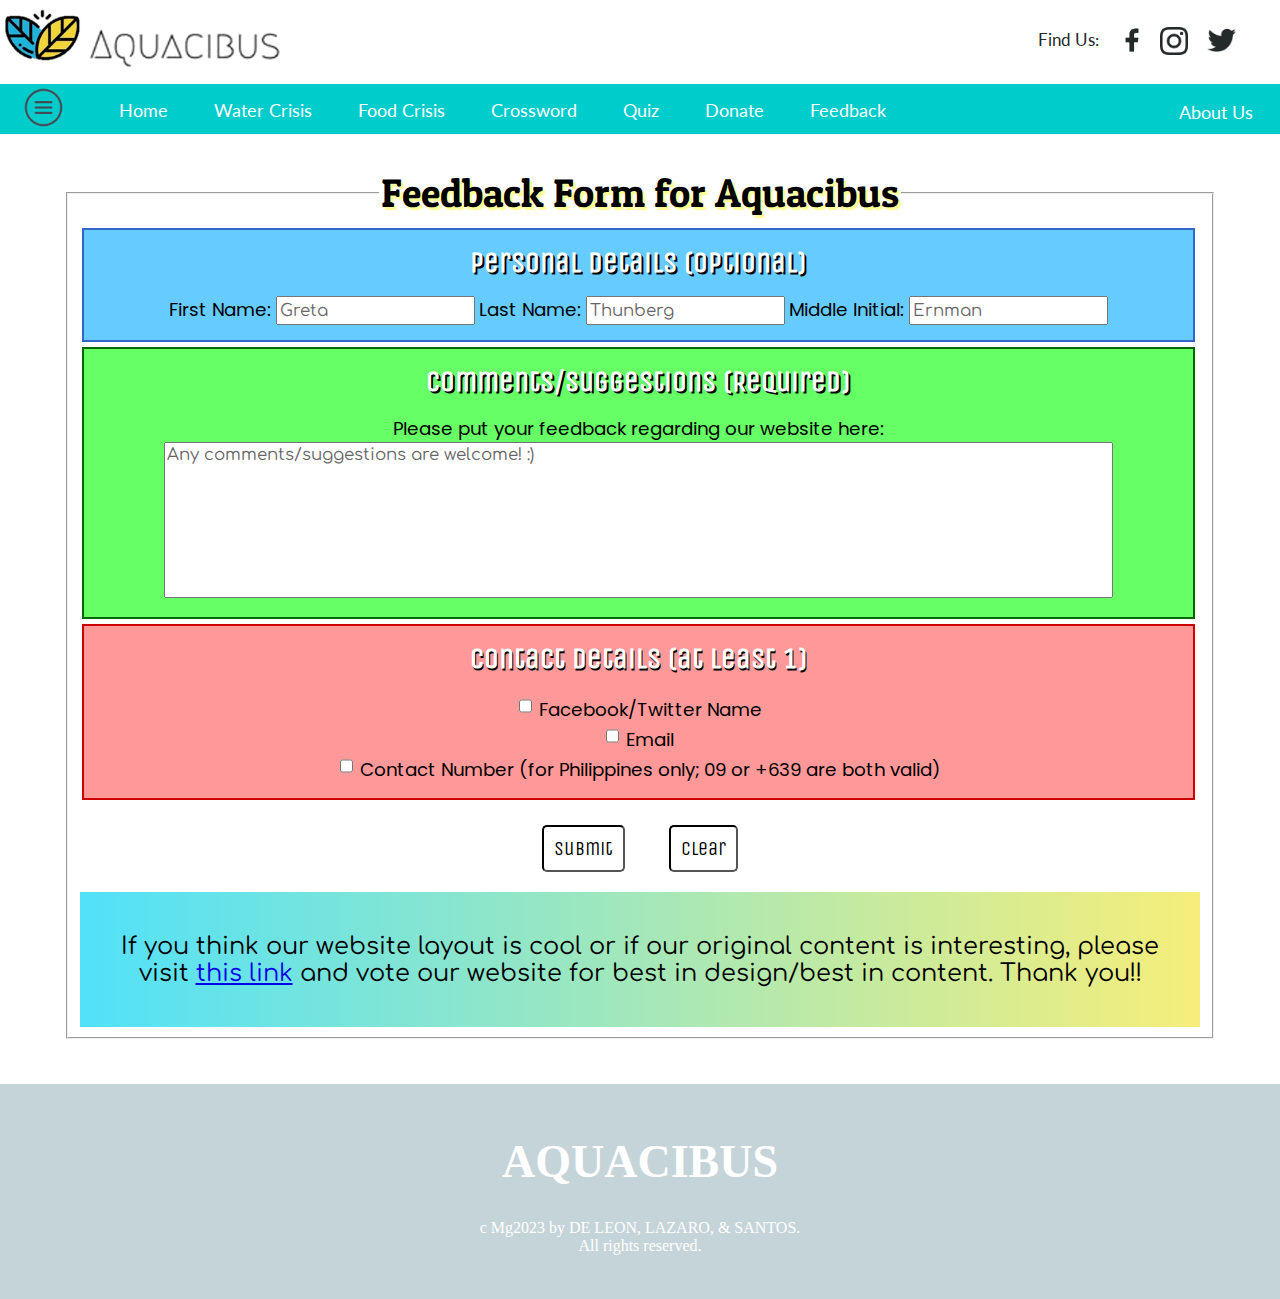
<file: htdocs/Feedback.html>
<!DOCTYPE html>
<html>
	<head>
		<!-- Title + Meta Tags -->
		<title>Feedback</title>
		<meta name="description" content="Page where our visitors could provide comments/suggestion for the further improvement of our website"/>
		<meta name="keywords" content="feedback, comments, suggestions, for improvement"/>
		<meta name="author" content="Franzesca De Leon, Benjeouelle Lazaro, Danielle Santos"/>
		<meta name="revised" content="Franzesca De Leon, Benjeouelle Lazaro, Danielle Santos, 01/10/2020"/>
		<meta name="viewport" content="width=device-width, initial-scale=1">
		<meta charset="UTF-8">
		<!-- Icon, CSS, & Fonts -->
		<link rel="icon" href="../pics/logoo.ico">
		<link rel="stylesheet" href="../css/Feedback.css"/>
		<link rel="stylesheet" href="https://fonts.googleapis.com/css?family=Poppins">
		<link rel="stylesheet" href="https://fonts.googleapis.com/css?family=Roboto+Slab">
		<link rel="stylesheet" href="https://fonts.googleapis.com/css?family=Patua+One">
		<link rel="stylesheet" href="https://fonts.googleapis.com/css?family=Comfortaa">
        <link rel="stylesheet" href="https://fonts.googleapis.com/css?family=Lato">
        <link rel="stylesheet" href="https://fonts.googleapis.com/css?family=Righteous">
        <link rel="stylesheet" href="https://fonts.googleapis.com/css?family=Bebas+Neue">
        <link rel="stylesheet" href="https://fonts.googleapis.com/css?family=Unica+One">
        <!-- Global site tag (gtag.js) - Google Analytics -->
    <script async src="https://www.googletagmanager.com/gtag/js?id=UA-157736734-6"></script>
    <script>
        window.dataLayer = window.dataLayer || [];
        function gtag(){dataLayer.push(arguments);}
        gtag('js', new Date());
        
        gtag('config', 'UA-157736734-6');
</script>
	</head>	
	<body id="gbt">
        <!-- JS Ref -->
        <script type="text/javascript" src="../js/Feedback.js"></script>
        <!-- Logo -->
        <header>
            <a href="../index.html">
                <img src="../pics/loogh.png" alt="Aquacibus" width="23%" height="23%">
            </a>
            <a href="https://twitter.com/Aquacibus1"><img src="../pics/twt.png" class="twt" title="Twitter"></a>
            <a href="https://www.instagram.com/aquacibus_official/"><img src="../pics/insta.png" class="insta" title="Instagram"></a>
            <a href="https://www.facebook.com/Aquacibus-100155774852924/?modal=admin_todo_tour"><img src="../pics/fb.png" class="facebook" title="Facebook"></a>
            <p class="navd">Find Us:</p>
        </header>
        <!-- Navbar + Sidebar -->
        <nav>
            <ul>
                <li>
                    <button class="omenu" onclick="sbappear()">
                        <img src="../pics/menu.png" alt="Menu" class="menu">
                    </button>
                </li>

                <li class="links"><a href="../index.html" class="nlink">Home</a></li>
                <li class="links"><a href="Water Crisis.html" class="nlink">Water Crisis</a></li>
                <li class="links"><a href="Food Crisis.html" class="nlink">Food Crisis</a></li>
                <li class="links"><a href="../htdocs/Crossword.html" class="nlink">Crossword</a></li>
                <li class="links"><a href="../htdocs/Quiz.html" class="nlink">Quiz</a></li>
                <li class="links"><a href="Donate.html" class="nlink">Donate</a></li>
                <li class="links"><a href="Feedback.html" class="nlink">Feedback</a></li>
                <li class="links right"><a href="About Us.html" class="nlink">About Us</a></li>
            </ul>
            <div id="sidebar">
                <div>
                    <button class="cmenu" onclick="sbclose()">
                        <img src="../pics/close.png" alt="Close" class="close">
                    </button>
                </div>
                
                <div class="sblink tsblink">
                    <a href="../index.html" class="sblink">Home</a>
                </div>
                
                <div class="sblink">
                    <a href="Water Crisis.html" class="sblink">Water Crisis</a>
                </div>
                
                <div class="sblink">
                    <a href="Food Crisis.html" class="sblink">Food Crisis</a>
                </div>
                
                <div class="sblink">
                    <a href="../htdocs/Crossword.html" class="sblink">Crossword</a>
                </div>
                
                <div class="sblink">
                    <a href="../htdocs/Quiz.html" class="sblink">Quiz</a>
                </div>
                
                <div class="sblink">
                    <a href="Donate.html" class="sblink">Donate</a>
                </div>
                
                <div class="sblink">
                    <a href="Feedback.html" class="sblink">Feedback</a>
                </div>
                
                <div class="sblink">
                    <a href="About Us.html" class="sblink">About Us</a>
                </div>
                
                <div class="sblink">
                    <a href="#gbt" class="sblink">Go Back to Top</a>
                </div>
            </div>   
        </nav>
        <!-- Start of Form -->
        <div class="form">
            <form action="feedbackresult.html" method="post" id="form">
            <fieldset>
            <legend class="leg">Feedback Form for Aquacibus</legend>
                <div class="names">
                    <h2> Personal Details (Optional) </h2>
                    <span class="name">First Name: </span>
                    <input type="text" name="fname" placeholder="Greta"></input>

                    <span class="name">Last Name: </span>
                    <input type="text" name="lname" placeholder="Thunberg"></input>

                    <span class="name">Middle Initial: </span>
                    <input type="text" name="minitial" placeholder="Ernman"></input>
                </div>	

                <div class="feedback">
                    <h2> Comments/Suggestions (Required) </h2>
                    <span class="feed">Please put your feedback regarding our website here:</span></br>
                    <textarea  name="fback" placeholder="Any comments/suggestions are welcome! :)" id="tarea"></textarea>
                </div>

                <div class="contact">
                    <h2> Contact Details (at least 1) </h2>
                    <span class="con"></span>
                    <input type="checkbox" name="socmed" id="socmed" onclick="Checkbox()">
                        <label for="checkbox">Facebook/Twitter Name</label>
                    </input>
                    <input type="text" name="smacc" id="smacc" placeholder="@GretaThunder"></input>
                    </br>
                    <input type="checkbox" name="email" id="email" onclick="Checkbox()">
                        <label for="checkbox">Email</label>
                    </input>
                    <input type="email" name="email" id="eemail" placeholder="grethunder@gmail.com"></input>
                    </br>
                    <input type="checkbox" name="cno" id="cno" onclick="Checkbox()">
                        <label for="checkbox">Contact Number (for Philippines only; 09 or +639 are both valid)</label>
                    </input>
                    <input type="tel" name="cno" id="number" placeholder="09*********" pattern="^(09|\+639)\d{9}$"></input>
                </div>
                
                <button class="button submit" onclick="return ValidateForm();">Submit</button>
                <button class="button reset" onclick="return ResetForm();">Clear</button>
                <div class="gform">
                    <p>If you think our website layout is cool or if our original content is interesting, please visit <a href="https://forms.gle/UD12aHNTfs4MTn1k9" target="_blank">this link</a> and vote our website for best in design/best in content. Thank you!!</p>
                </div>
            </fieldset>
            </form>
        </div>

        <!-- Bottom -->
        <div class="bottom">
            <h1 class="titlebottom">AQUACIBUS</h1>
            <p class="copyright">c Mg2023 by DE LEON, LAZARO, & SANTOS. <br> All rights reserved.</p>
        </div>
	</body>
</html>
</file>
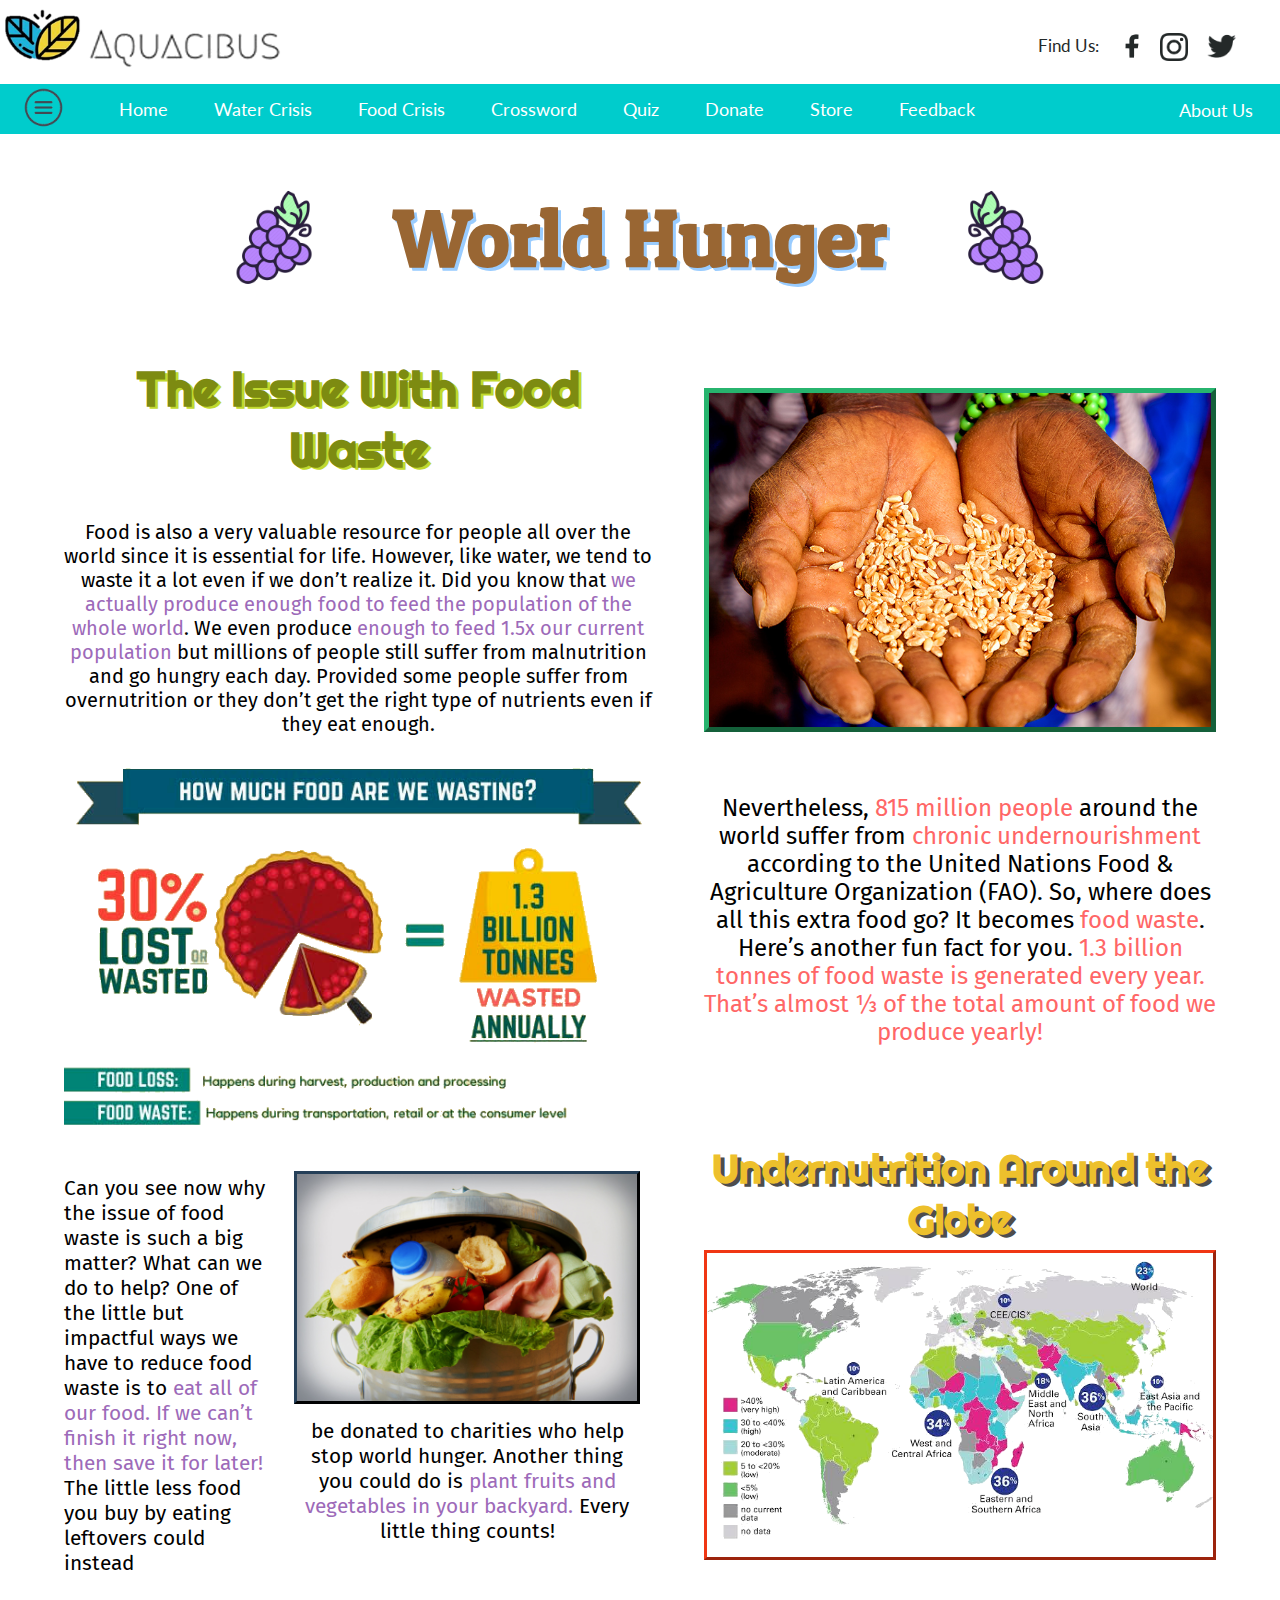
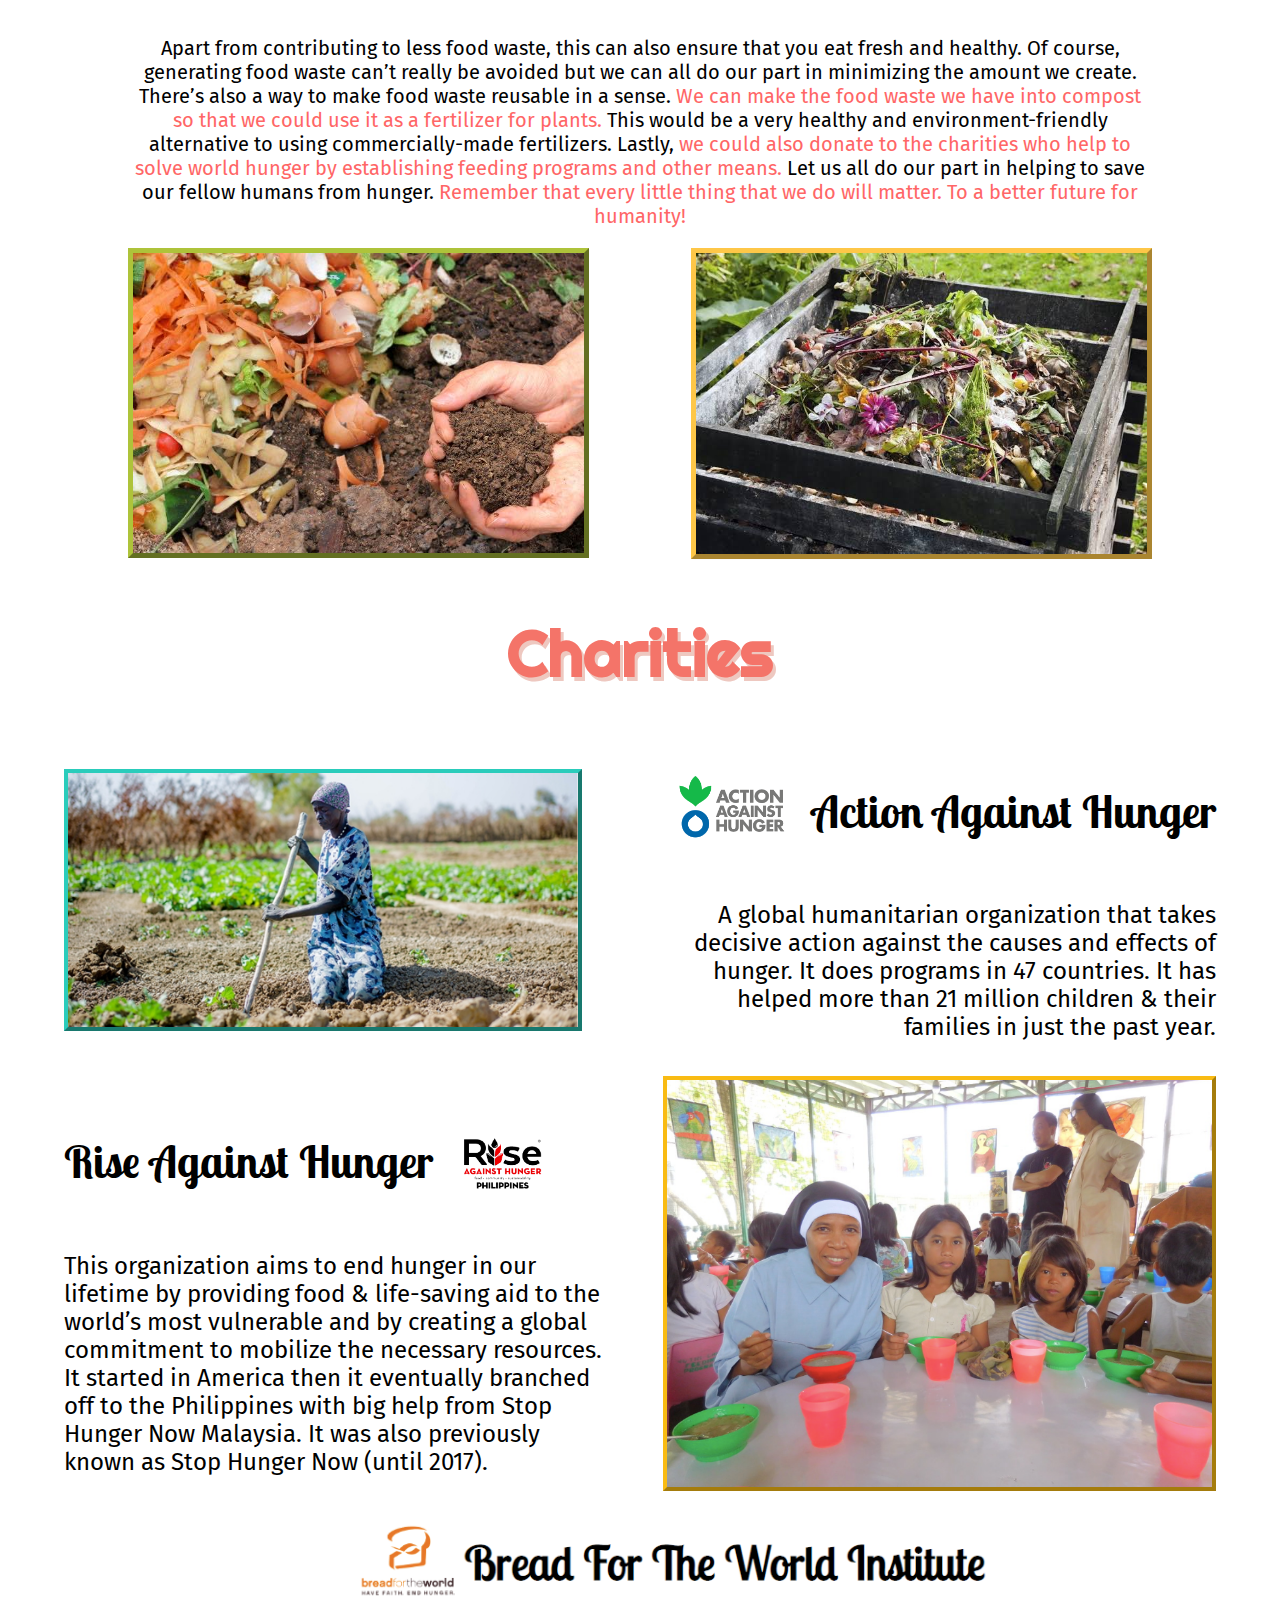
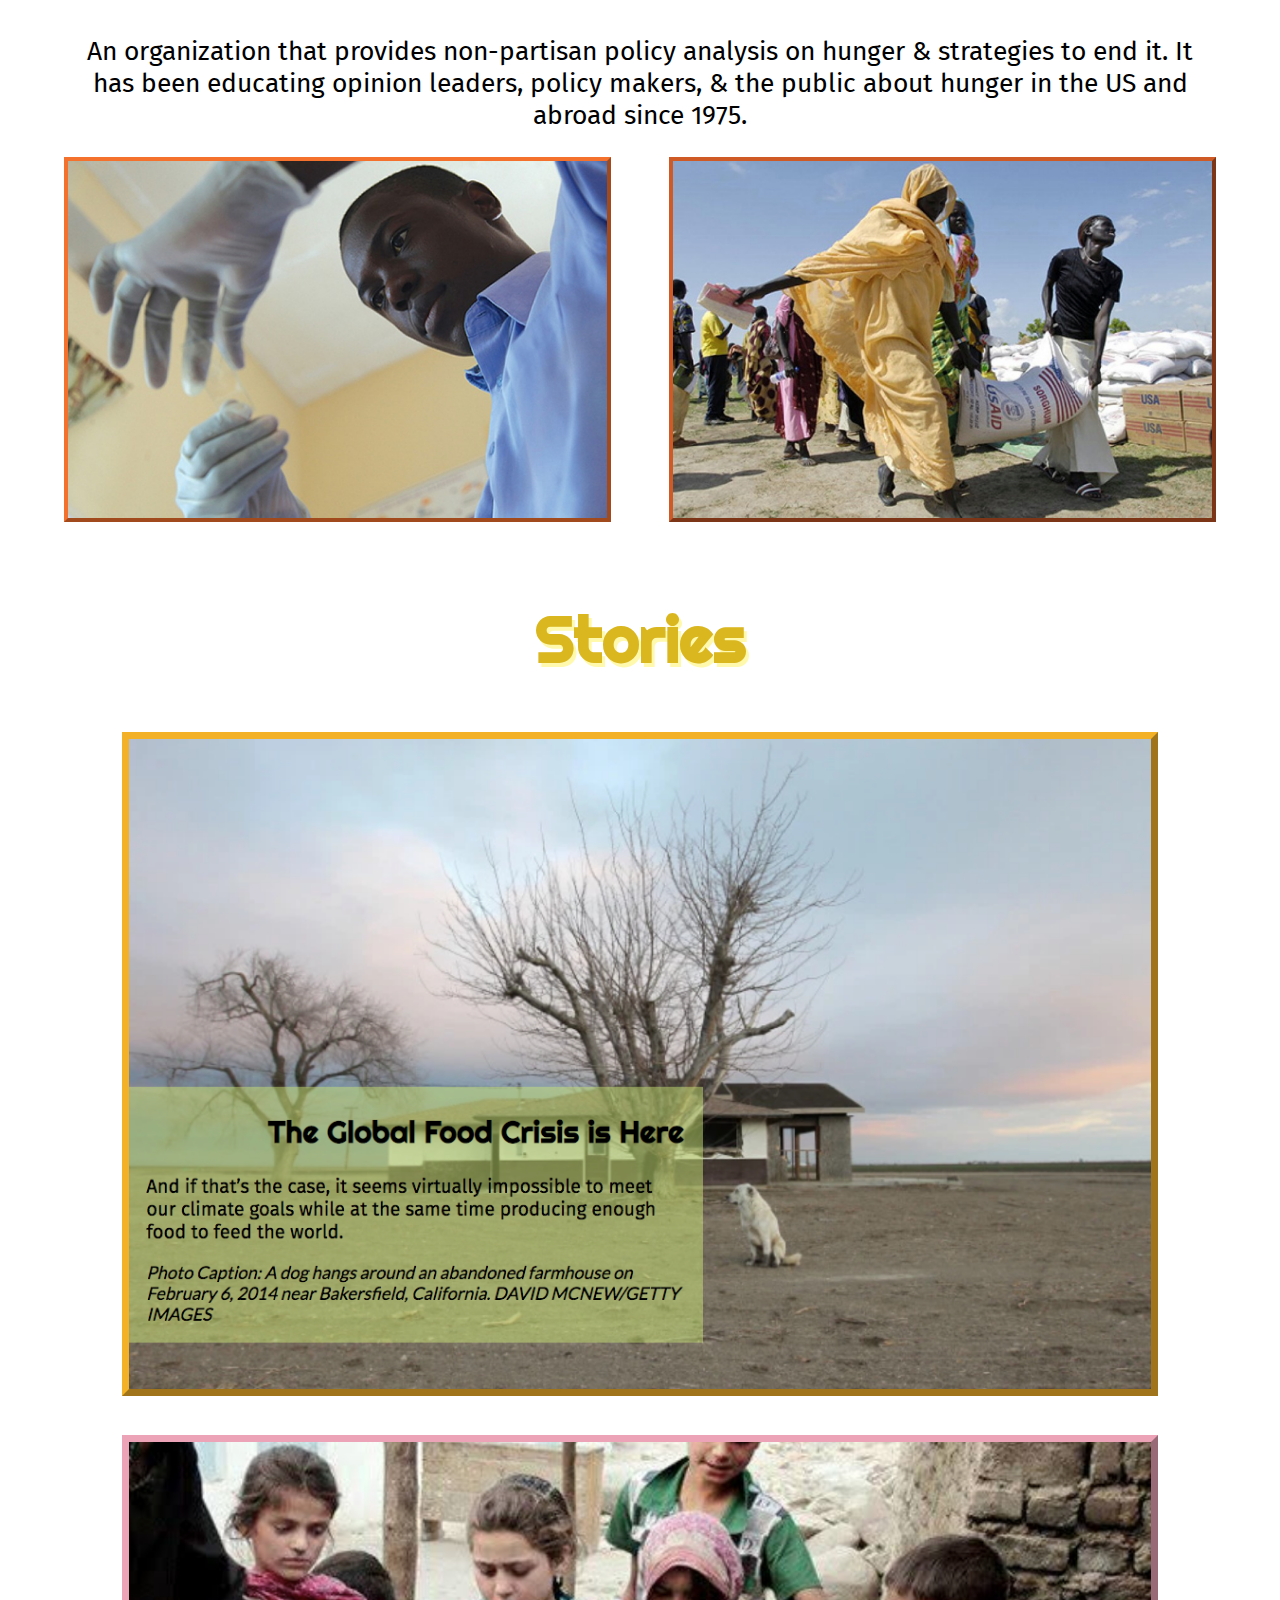
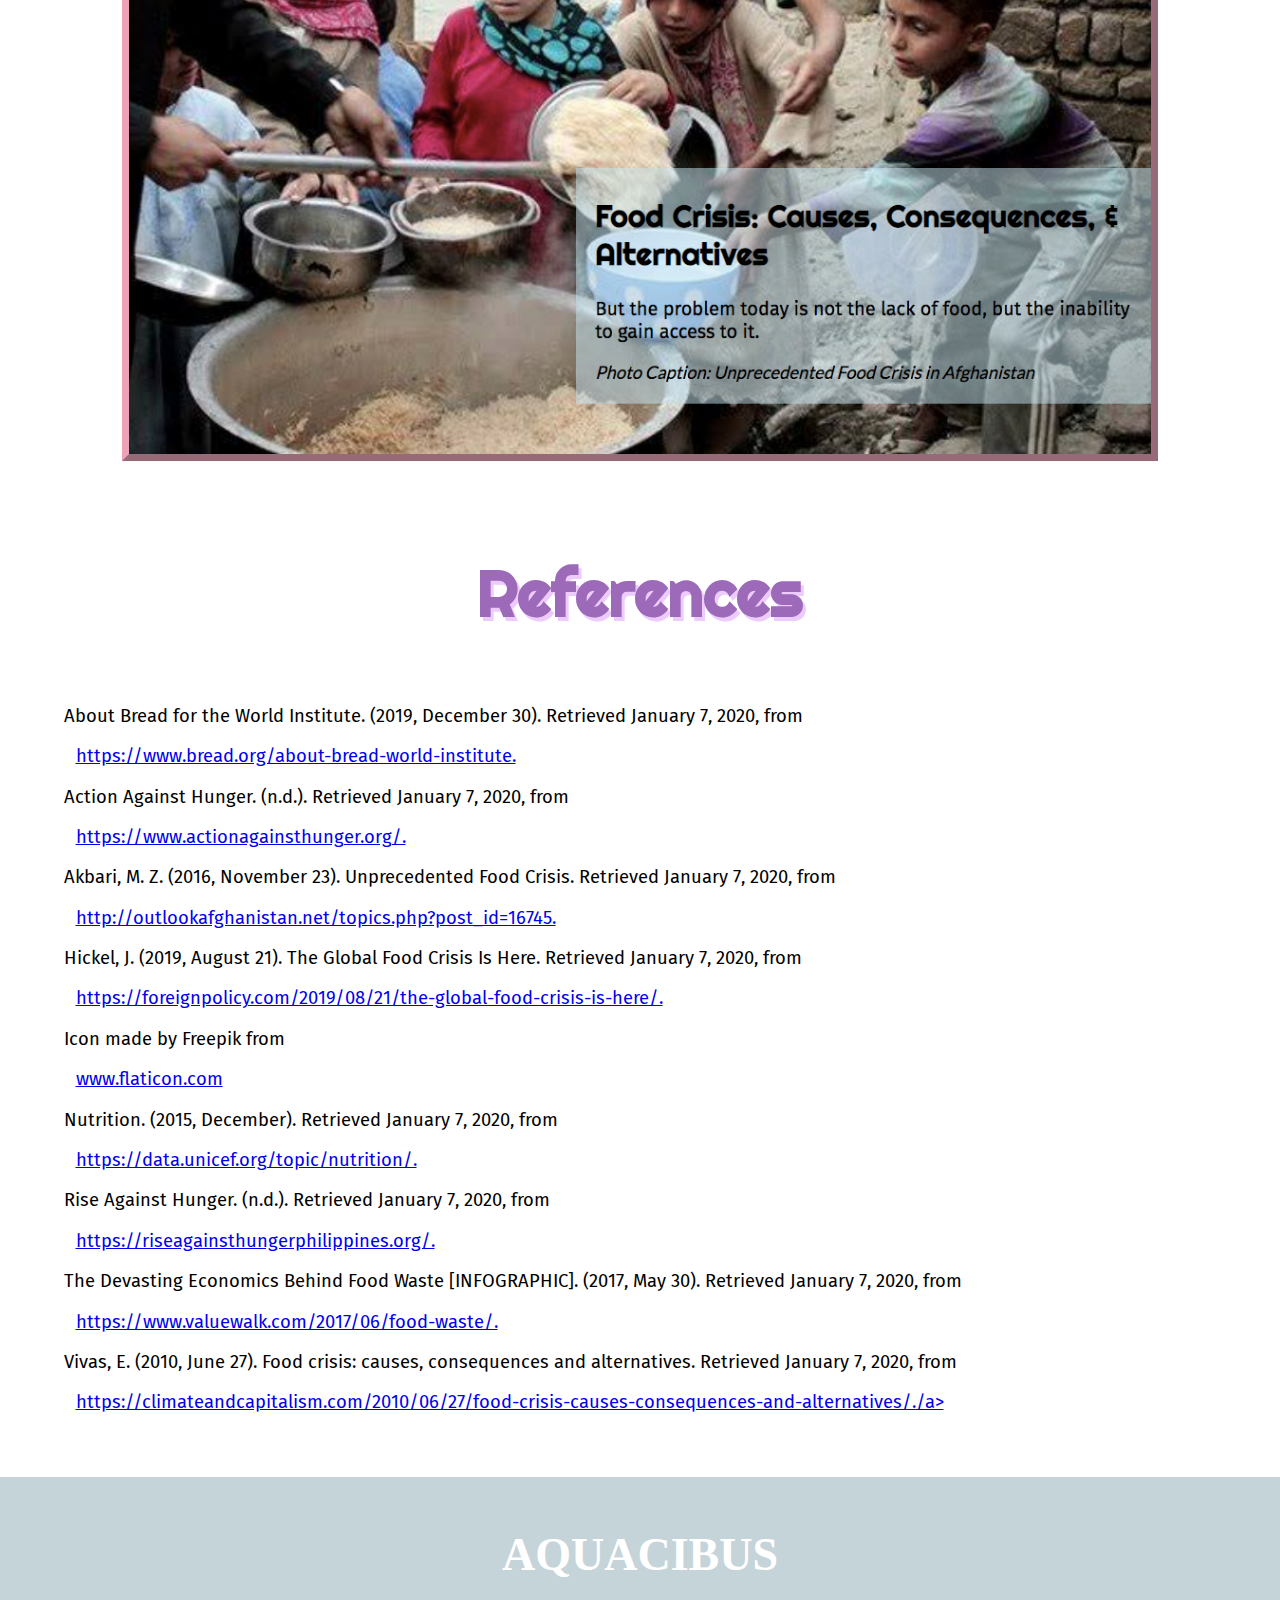
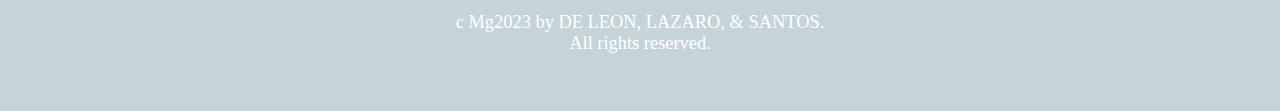
<file: htdocs/Food Crisis.html>
<!DOCTYPE html>
<html>
    <head>
        <!-- Title & Meta Tags -->
        <title>The Food Crisis</title>
        <meta name="description" content="Page where our visitors could provide comments/suggestion for the further improvement of our website"/>
		<meta name="keywords" content="feedback, comments, suggestions, for improvement"/>
		<meta name="author" content="Franzesca De Leon, Benjeouelle Lazaro, Danielle Santos"/>
		<meta name="revised" content="Franzesca De Leon, Benjeouelle Lazaro, Danielle Santos, 10/9/2019"/>
		<meta name="viewport" content="width=device-width, initial-scale=1">
        <!-- Icon, CSS, & Fonts -->
        <link rel="icon" href="../pics/logoo.ico">
		<link rel="stylesheet" href="../css/Food Crisis.css"/>
		<link rel="stylesheet" href="https://fonts.googleapis.com/css?family=Lato">
        <link rel="stylesheet" href="https://fonts.googleapis.com/css?family=Righteous">
        <link rel="stylesheet" href="https://fonts.googleapis.com/css?family=Patua+One">
        <link rel="stylesheet" href="https://fonts.googleapis.com/css?family=Fira+Sans">
        <link rel="stylesheet" href="https://fonts.googleapis.com/css?family=Comfortaa">
        <link rel="stylesheet" href="https://fonts.googleapis.com/css?family=Lobster+Two">
        <!-- JS Script Ref -->
        <script src="../js/Food Crisis.js"></script>
        <!-- Global site tag (gtag.js) - Google Analytics -->
    <script async src="https://www.googletagmanager.com/gtag/js?id=UA-157736734-6"></script>
    <script>
    window.dataLayer = window.dataLayer || [];
    function gtag(){dataLayer.push(arguments);}
    gtag('js', new Date());
    
    gtag('config', 'UA-157736734-6');
    </script>
    </head>
    
    <body id="gbt">
        <div class="stick">
        <!-- Logo -->
        <header>
            <a href="index.html">
                    <img src="../pics/loogh.png" alt="Aquacibus" width="23%" height="23%">
            </a>
            <a href="https://twitter.com/Aquacibus1"><img src="../pics/twt.png" class="twt" title="Twitter"></a>
            <a href="https://www.instagram.com/aquacibus_official/"><img src="../pics/insta.png" class="insta" title="Instagram"></a>
            <a href="https://www.facebook.com/Aquacibus-100155774852924/?modal=admin_todo_tour"><img src="../pics/fb.png" class="facebook" title="Facebook"></a>
            <p class="navd">Find Us:</p>
        </header>
        <!-- Navbar + Sidebar -->
        <nav>
            <ul>
                <li>
                    <button class="omenu" onclick="sbappear();">
                        <img src="../pics/menu.png" alt="Menu" class="menu">
                    </button>
                </li>

                <li class="links"><a href="../index.html" class="nlink">Home</a></li>
                <li class="links"><a href="Water Crisis.html" class="nlink">Water Crisis</a></li>
                <li class="links" id="#current"><a href="Food Crisis.html" class="nlink">Food Crisis</a></li>
                <li class="links"><a href="../htdocs/Crossword.html" class="nlink">Crossword</a></li>
                <li class="links"><a href="../htdocs/Quiz.html" class="nlink">Quiz</a></li>
                <li class="links"><a href="Donate.html" class="nlink">Donate</a></li>
                <li class="links"><a href="../htdocs/Shop.html" class="nlink">Store</a></li>
                <li class="links"><a href="Feedback.html" class="nlink">Feedback</a></li>
                <li class="links right"><a href="About Us.html" class="nlink">About Us</a></li>
            </ul>
            <div id="sidebar">
                <div>
                    <button class="cmenu" onclick="sbclose()";>
                        <img src="../pics/close.png" alt="Close" class="close">
                    </button>
                </div>
                
                <div class="sblink tsblink">
                    <a href="#tifw" class="sblink">The Issue</a>
                </div>
                
                <div class="sblink">
                    <a href="#char" class="sblink">Charities</a>
                </div>
                
                <div class="sblink">
                    <a href="#story" class="sblink">Stories</a>
                </div>
                
                <div class="sblink">
                    <a href="#ref" class="sblink">References</a>
                </div>
                
                <div class="sblink">
                    <a href="#gbt" class="sblink">Go Back to Top</a>
                </div>
            </div>   
        </nav>
        </div>
        <!-- Start of Article -->
        <div class="tdiv">
            <img src="../pics/food2.png" alt="Grape" width="12%" class="ico1">
            <img src="../pics/food2.png" alt="Grape" width="12%" class="ico2">
            <h1 class="title">World Hunger</h1>
        </div>
        
        <section class="sec1">
            <h2 class="stitle1"><a name="tifw">The Issue With Food Waste</a></h2>
                <p class="text1">Food is also a very valuable resource for people all over the world since it is essential for life. However, like water, we tend to waste it a lot even if we don’t realize it. Did you know that <span class="bold">we actually produce enough food to feed the population of the whole world</span>. We even produce <span class="bold">enough to feed 1.5x our current population</span> but millions of people still suffer from malnutrition and go hungry each day. Provided some people suffer from overnutrition or they don’t get the right type of nutrients even if they eat enough. </span></p>
				<img src="../pics/food waste.png" alt="Food Waste" width="100%" class="img1">
            </section>

        <section class="sec2">
            <img src="../pics/whunger.jpg" alt="World Hunger" width="100%" class="img2">
            <p class ="text2">Nevertheless, <span class="bold2">815 million people</span> around the world suffer from <span class="bold2">chronic undernourishment</span> according to the United Nations Food & Agriculture Organization (FAO). So, where does all this extra food go? It becomes <span class="bold2">food waste</span>. Here’s another fun fact for you. <span class="bold2">1.3 billion tonnes of food waste is generated every year. That’s almost ⅓ of the total amount of food we produce yearly!</span></p>
        </section>
        
        <section class="sec3">
            <p class="text3">Can you see now why the issue of food waste is such a big matter? What can we do to help? One of the little but impactful ways we have to reduce food waste is to <span class="bold">eat all of our food. If we can’t finish it right now, then save it for later! </span> The little less food you buy by eating leftovers could instead </p>	
            <img src="../pics/waste.jpg" alt="Food Waste" width="60%" class="img3">
            <p class="text4">be donated to charities who help stop world hunger. Another thing you could do is <span class="bold">plant fruits and vegetables in your backyard.</span> Every little thing counts!</p>
        </section>
        
        <section class="sec4">
            <h2 class="stitle2">Undernutrition Around the Globe</h2>
            <img src="../pics/malnutrition.png" alt="Malnutrition" width="100%" class="img4">
        </section> 

        <section class="sec5">
            <p class ="text5">Apart from contributing to less food waste, this can also ensure that you eat fresh and healthy. Of course, generating food waste can’t really be avoided but we can all do our part in minimizing the amount we create. There’s also a way to make food waste reusable in a sense. <span class="bold2">We can make the food waste we have into compost so that we could use it as a fertilizer for plants.</span> This would be a very healthy and environment-friendly alternative to using commercially-made fertilizers. Lastly,<span class="bold2"> we could also donate to the charities who help to solve world hunger by establishing feeding programs and other means. </span>Let us all do our part in helping to save our fellow humans from hunger. <span class="bold2">Remember that every little thing that we do will matter. To a better future for humanity!</p>
            <img src="../pics/healthy.jpg" alt="Compost" width="45%" class="img5">
            <img src="../pics/compost.jpeg" alt="Compost2" width="45%" class="img6">
        </section>

        <!-- Charities -->
        
        <div class="tdiv2">
            <h2 class="stitle3"><a name="char">Charities</a></h2>      
        </div>

        <section class="sec6">
            <img src="../pics/aah2.png" alt="Action Against Hunger - Farming" width="45%" class="img7">
            <h2 class="stitle4">Action Against Hunger</h2>
            <img src="../pics/aah1.png" alt="Action Against Hunger Logo" width="10%" class="img8">
            <p class="text6">A global humanitarian organization that takes decisive action against the causes and effects of hunger. It does programs in 47 countries. It has helped more than 21 million children & their families in just the past year.</p>
        </section>

        <section class="sec7">
            <h2 class="stitle5">Rise Against Hunger</h2>
            <img src="../pics/rah1.png" alt="Rise Against Hunger Logo" width="8%" class="img9">
            <img src="../pics/rah2.png" alt="Rise Against Hunger in the Philippines" width="48%" class="img10">
            <p class="text7">This organization aims to end hunger in our lifetime by providing food & life-saving aid to the world’s most vulnerable and by creating a global commitment to mobilize the necessary resources. It started in America then it eventually branched off to the Philippines with big help from Stop Hunger Now Malaysia. It was also previously known as Stop Hunger Now (until 2017).</p>
        </section>
        
        <section class="sec8">
            <img src="../pics/bftw1.png" alt="Bread for the World Logo" width="100%" class="img11">
        </section>

        <section class="sec9">
            <p class="text8">An organization that provides non-partisan policy analysis on hunger & strategies to end it. It has been educating opinion leaders, policy makers, & the public about hunger in the US and abroad since 1975.</p>
            <img src="../pics/bftw2.png" alt="Bread for the World Aid in Emergencies" width="47.5%" class="img12">
            <img src="../pics/bftw3.png" alt="Bread for the World Foreign Programs" width="47.5%" class="img13">
        </section>
        
        <!-- Stories -->
        <div class="tdiv3">
            <h2 class="stitle7"><a name="story">Stories</a></h2>
        </div>

        <section class="sec10">
            <img src="../pics/stor1.png" alt="Dog hangs around an abandoned farmhouse" width="90%" class="img14">
        </section>
    
        <section class="sec11">
            <img src="../pics/stor2.png" alt="Unprecedented Food Crisis in Afghanistan" width="90%" class="img15">
        </section>
 
        <div class="tdiv4">
            <h2 class="stitle10"><a name="ref">References</a</h2>
        </div>

        <section class="sec12">
            <p class="ref">About Bread for the World Institute. (2019, December 30). Retrieved January 7, 2020, from </p>
            <a href="https://www.bread.org/about-bread-world-institute" class="link">https://www.bread.org/about-bread-world-institute.</a>
            
            <p class="ref">Action Against Hunger. (n.d.). Retrieved January 7, 2020, from </p>
            <a href="https://www.actionagainsthunger.org/" class="link">https://www.actionagainsthunger.org/.</a>
            
            <p class="ref">Akbari, M. Z. (2016, November 23). Unprecedented Food Crisis. Retrieved January 7, 2020, <span class="addpad2">from</span></p>
            <a href="http://outlookafghanistan.net/topics.php?post_id=16745" class="link">http://outlookafghanistan.net/topics.php?post_id=16745.</a>
            
            <p class="ref">Hickel, J. (2019, August 21). The Global Food Crisis Is Here. Retrieved January 7, 2020, from</p>
            <a href="https://foreignpolicy.com/2019/08/21/the-global-food-crisis-is-here/" class="link">https://foreignpolicy.com/2019/08/21/the-global-food-crisis-is-here/.</a>
            
            <p class="ref">Icon made by Freepik from</p>
            <a href="www.flaticon.com" class="link">www.flaticon.com</a>
            
            <p class="ref">Nutrition. (2015, December). Retrieved January 7, 2020, from </p>
            <a href="https://data.unicef.org/topic/nutrition/" class="link">https://data.unicef.org/topic/nutrition/.</a>
            
            <p class="ref">Rise Against Hunger. (n.d.). Retrieved January 7, 2020, from </p>
            <a href="https://riseagainsthungerphilippines.org/" class="link">https://riseagainsthungerphilippines.org/.</a>
            
            <p class="ref">The Devasting Economics Behind Food Waste [INFOGRAPHIC]. (2017, May 30). Retrieved <span class="addpad2">January 7, 2020, from</span></p>
            <a href="https://www.valuewalk.com/2017/06/food-waste/" class="link">https://www.valuewalk.com/2017/06/food-waste/.</a>
            
            <p class="ref">Vivas, E. (2010, June 27). Food crisis: causes, consequences and alternatives. Retrieved <span class="addpad2">January 7, 2020, from</span> </p>
            <a href="https://climateandcapitalism.com/2010/06/27/food-crisis-causes-consequences-and-alternatives/" class="link">https://climateandcapitalism.com/2010/06/27/food-crisis-causes-consequences-and-<span class="addpad2">alternatives/.</span>/a>
        </section>
        
        <div class="bottom">
            <h1 class="titlebottom">AQUACIBUS</h1>
            <p class="copyright">c Mg2023 by DE LEON, LAZARO, & SANTOS. <br> All rights reserved.</p>
        </div>
    </body>
</html>
</file>
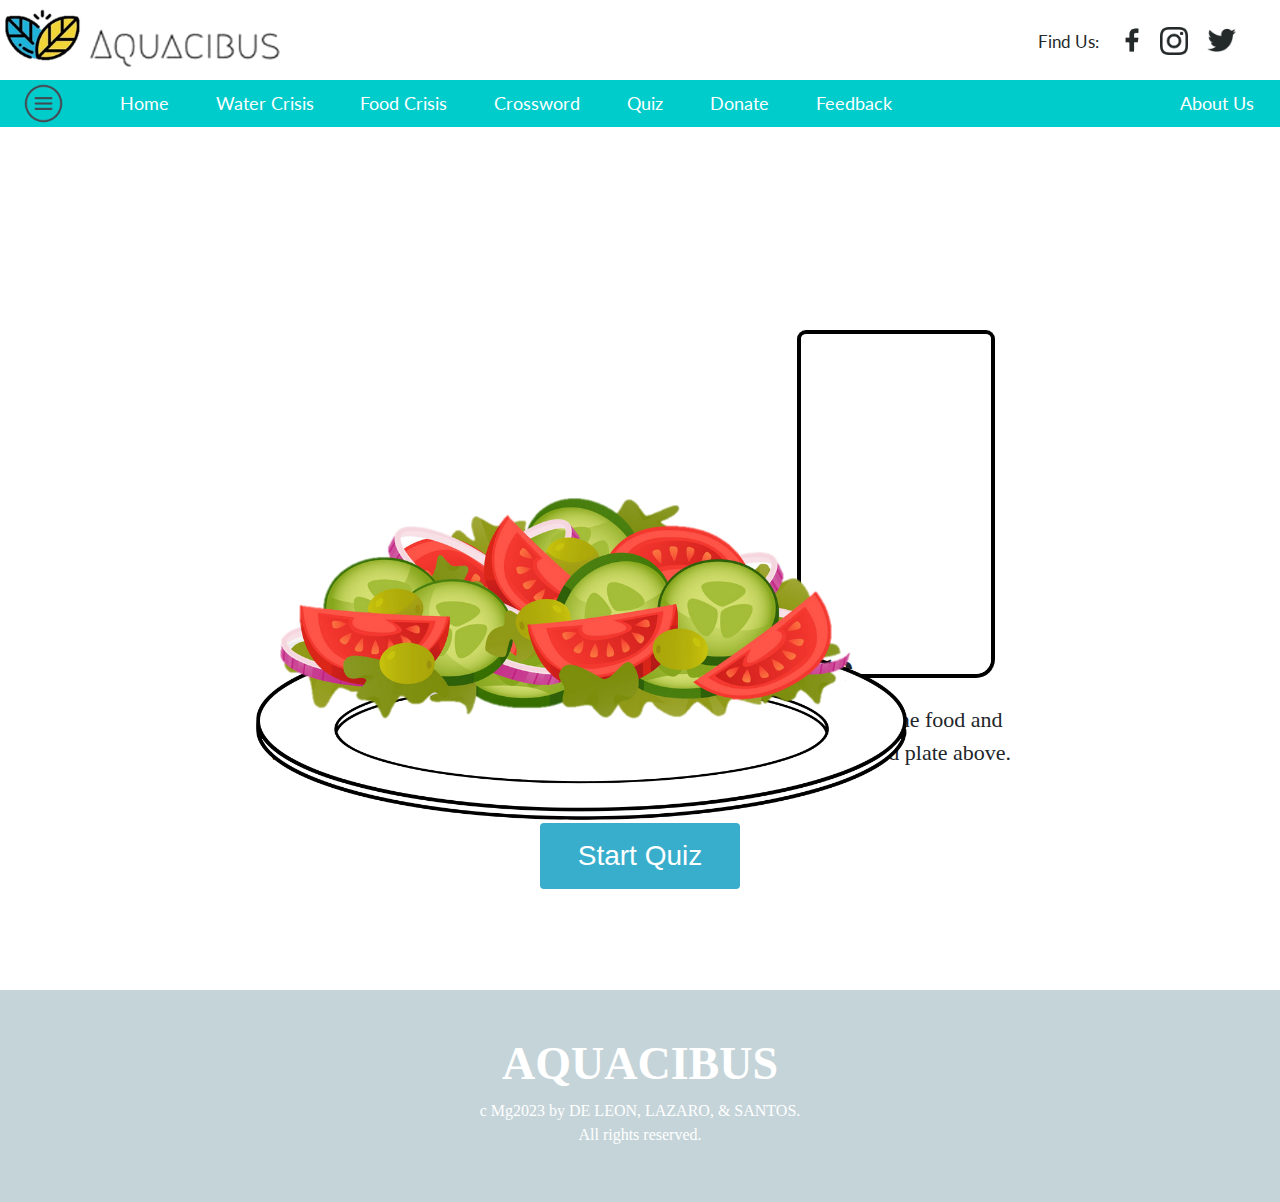
<file: htdocs/quiz.html>
<!DOCTYPE html>
<html>

<head>
	<title>Aquacibus</title>
	<meta name="viewport" content="width=device-width, initial-scale=1">
	<link rel="stylesheet" href="https://maxcdn.bootstrapcdn.com/bootstrap/4.3.1/css/bootstrap.min.css">
	<link rel="icon" href="../pics/logoo.ico">
	<link href="../css/external2.css" rel="stylesheet" type="text/css">
    <link rel="stylesheet" href="https://fonts.googleapis.com/css?family=Lato">
    <script src="../js/Quiz.js"></script>
</head>

<body>
        <!-- Logo -->
        <header>
            <a href="../index.html">
                <img src="../pics/loogh.png" alt="Aquacibus" width="23%" height="23%">
            </a>
            <a href="https://twitter.com/Aquacibus1"><img src="../pics/twt.png" class="twt" title="Twitter"></a>
            <a href="https://www.instagram.com/aquacibus_official/"><img src="../pics/insta.png" class="insta" title="Instagram"></a>
            <a href="https://www.facebook.com/Aquacibus-100155774852924/?modal=admin_todo_tour"><img src="../pics/fb.png" class="facebook" title="Facebook"></a>
            <p class="navd">Find Us:</p>
        </header>
        <!-- Navbar + Sidebar -->
        <nav>
            <ul>
                <li>
                    <button class="omenu" onclick="sbappear()">
                        <img src="../pics/menu.png" alt="Menu" width="45px" height="45px">
                    </button>
                </li>

                <li class="links"><a href="../index.html" class="nlink">Home</a></li>
                <li class="links"><a href="../htdocs/Water Crisis.html" class="nlink">Water Crisis</a></li>
                <li class="links"><a href="../htdocs/Food Crisis.html" class="nlink">Food Crisis</a></li>
                <li class="links"><a href="../htdocs/Crossword.html" class="nlink">Crossword</a></li>
                <li class="links"><a href="../htdocs/Quiz.html" class="nlink">Quiz</a></li>
                <li class="links"><a href="../htdocs/Donate.html" class="nlink">Donate</a></li>
                <li class="links"><a href="../htdocs/Feedback.html" class="nlink">Feedback</a></li>
                <li class="links right"><a href="../htdocs/About Us.html" class="nlink">About Us</a></li>
            </ul>
            <div id="sidebar">
                <div>
                    <button class="cmenu" onclick="sbclose()">
                        <img src="../pics/close.png" alt="Close" width="45px" height="45px">
                    </button>
                </div>
                
                <div class="sblink tsblink">
                    <a href="../index.html" class="sblink">Home</a>
                </div>
                
                <div class="sblink">
                    <a href="../htdocs/Water Crisis.html" class="sblink">Water Crisis</a>
                </div>
                
                <div class="sblink">
                    <a href="../htdocs/Food Crisis.html" class="sblink">Food Crisis</a>
                </div>
                
                <div class="sblink">
                    <a href="../htdocs/Crossword.html" class="sblink">Crossword</a>
                </div>
                
                <div class="sblink">
                    <a href="../htdocs/Quiz.html" class="sblink">Quiz</a>
                </div>
                
                <div class="sblink">
                    <a href="../htdocs/Donate.html" class="sblink">Donate</a>
                </div>
                
                <div class="sblink">
                    <a href="../htdocs/Feedback.html" class="sblink">Feedback</a>
                </div>
                
                <div class="sblink">
                    <a href="../htdocs/About Us.html" class="sblink">About Us</a>
                </div>
            </div>   
        </nav>

<div class="cup" id="startCup"></div>

<div class="emptycup" id="emptyCup"></div>

<div class="cupone" id="cupOne"></div>

<div class="cuptwo" id="cupTwo"></div>

<div class="cupthree" id="cupThree"></div>

<img src="../pics/plate.png" id="plate" class="plate">

<img src="../pics/food.png" id="fullFood" class="saladfull">

<img src="../pics/partonesalad.png" id="partonefood" class="saladone">

<img src="../pics/saladparttwo.png" id="parttwofood" class="saladtwo">

<img src="../pics/food.png" id="partthreefood" class="saladthree">

<div class="quiz" id="quiz">
	<h3 class="introquiz">Test Your Knowledge</h3>
	<p id="desQuiz" class="desquiz">Take this quiz to test how much you've learned here on Aquacibus on the food and water crisis. Each answer you get correct will slowly fill up the cup and plate above. Click the button below to start!</p>
	<button id="startButton" class="startbutton" onclick="startFunction()"><span>Start Quiz</span></button>
</div>

<center>

<div id="divQuestionOne" class="quizDetail">
	<h5 class="questionDetail">815 million people around the world suffer from this sickness related to food. What is it?</h5>
	<p id="choiceA" class="choicesDetail"><input type="radio" id="choicea" name="answer" onclick="questionOneFunction()">    Diarrhea</button><br> </p>
	<p id="choiceB" class="choicesDetail"><input type="radio" id="choiceb" name="answer" onclick="questionOneFunction()">    Chronic Undernourishment</button><br> </p>
	<p id="choiceC" class="choicesDetail"><input type="radio" id="choicec" name="answer" onclick="questionOneFunction()">    Obesity</button></p>
	<button class="buttonQues" id="buttonToQuestionTwo" onclick="startTwoFunction()"><span>Next</span></button>
</div>

<div id="divQuestionTwo" class="quizDetail">
	<h5 class="questionDetail">What is one of the leading causes of deaths in the Philippines that has something to do with unclean water sources?</h5>
	<p id="choiceAtwo" class="choicesDetail"><input type="radio" id="choiceatwo" name="answer" onclick="questionTwoFunction()">    Asthma<br> </p>
	<p id="choiceBtwo" class="choicesDetail"><input type="radio" id="choicebtwo" name="answer" onclick="questionTwoFunction()">    Polio<br> </p>
	<p id="choiceCtwo" class="choicesDetail"><input type="radio" id="choicectwo" name="answer" onclick="questionTwoFunction()">    Acute Watery Diarrhea</p>
	<button class="buttonQues" id="buttonToQuestionThree" onclick="startThreeFunction()"><span>Next</span></button>
</div>

<div id="divQuestionThree" class="quizDetail">
	<h5 class="questionDetail">What is an example of putting food waste into good use that would benefit and help plants?</h5>
	<p id="choiceAthree" class="choicesDetail"><input type="radio" id="choiceathree" name="answer" onclick="questionThreeFunction()">   Turning it into compost and using it to fertilize plants.<br> </p>
	<p id="choiceBthree" class="choicesDetail"><input type="radio" id="choicebthree" name="answer" onclick="questionThreeFunction()">   Using it to be motivated and not die and not be like the food waste, horrible and useless.<br> </p>
	<p id="choiceCthree" class="choicesDetail"><input type="radio" id="choicecthree" name="answer" onclick="questionThreeFunction()">   Make the animals eat it so they wouldn't eat the plants instead.</p>
	<button class="buttonQues" id="buttonToQuestionFour" onclick="startFourFunction()"><span>Next</span></button>
</div>

<div id="divQuestionFour" class="quizDetail">
	<h5 class="questionDetail">Which of these charities for water is not included in the website?</h5>
	<p id="choiceAfour" class="choicesDetail"><input type="radio" id="choiceafour" name="answer" onclick="questionFourFunction()">    Water For Everyone.<br> </p>
	<p id="choiceBfour" class="choicesDetail"><input type="radio" id="choicebfour" name="answer" onclick="questionFourFunction()">    Charity: Water<br> </p>
	<p id="choiceCfour" class="choicesDetail"><input type="radio" id="choicecfour" name="answer" onclick="questionFourFunction()">    Waves for Water </p>
	<button class="buttonQues" id="buttonToQuestionFive" onclick="startFiveFunction()"><span>Next</span></button>
</div>

<div id="divQuestionFive" class="quizDetail">
	<h5 class="questionDetail">What are the two words that make up Aquacibus and what do they mean?</h5>
	<p id="choiceAfive" class="choicesDetail"><input type="radio" id="choiceafive" name="answer" onclick="questionFiveFunction()">   Aqua, which means wet and Cibus which means throat.<br> </p>
	<p id="choiceBfive" class="choicesDetail"><input type="radio" id="choicebfive" name="answer" onclick="questionFiveFunction()">   Agua, which means water, and Crybus, which means sadness.<br> </p>
	<p id="choiceCfive" class="choicesDetail"><input type="radio" id="choicecfive" name="answer" onclick="questionFiveFunction()">   Aqua, which means water, and Cibus, which means food. </p>
	<button class="buttonQues" id="buttonToQuestionSix" onclick="startSixFunction()"><span>Next</span></button>
</div>

<div id="divQuestionSix" class="quizDetail">
	<h5 class="questionDetail">What is an example of little ways in conserving water?</h5>
	<p id="choiceAsix" class="choicesDetail"><input type="radio" id="choiceasix" name="answer" onclick="questionSixFunction()">   Using lots of water for baths when you don't even need it.<br> </p>
	<p id="choiceBsix" class="choicesDetail"><input type="radio" id="choicebsix" name="answer" onclick="questionSixFunction()">   Turning the faucet off when you're not using it.<br> </p>
	<p id="choiceCsix" class="choicesDetail"><input type="radio" id="choicecsix" name="answer" onclick="questionSixFunction()">   Letting the water run even when the container is full. </p>
	<button class="buttonResults" id="buttonToResults" onclick="resultsFunction()"><span>See Results</span></button>
</div>

<div id="divResults" class="quizDetail">
	<h5 class="resultsintro">Your score is</h5>
	<p class="resultsdeets"><span id="totalpoints"></span> out of 6</p>
	<button class="buttonRestart" id="buttonToRestart" onclick="window.location.reload()"><span>Try again?</span></button>
</div>

<div class="bottom">
	<h1 class="titlebottom">AQUACIBUS</h1>
	<p class="copyright">c Mg2023 by DE LEON, LAZARO, & SANTOS. <br> All rights reserved.</p>
</div>

</center>

</body>

</html>
</file>
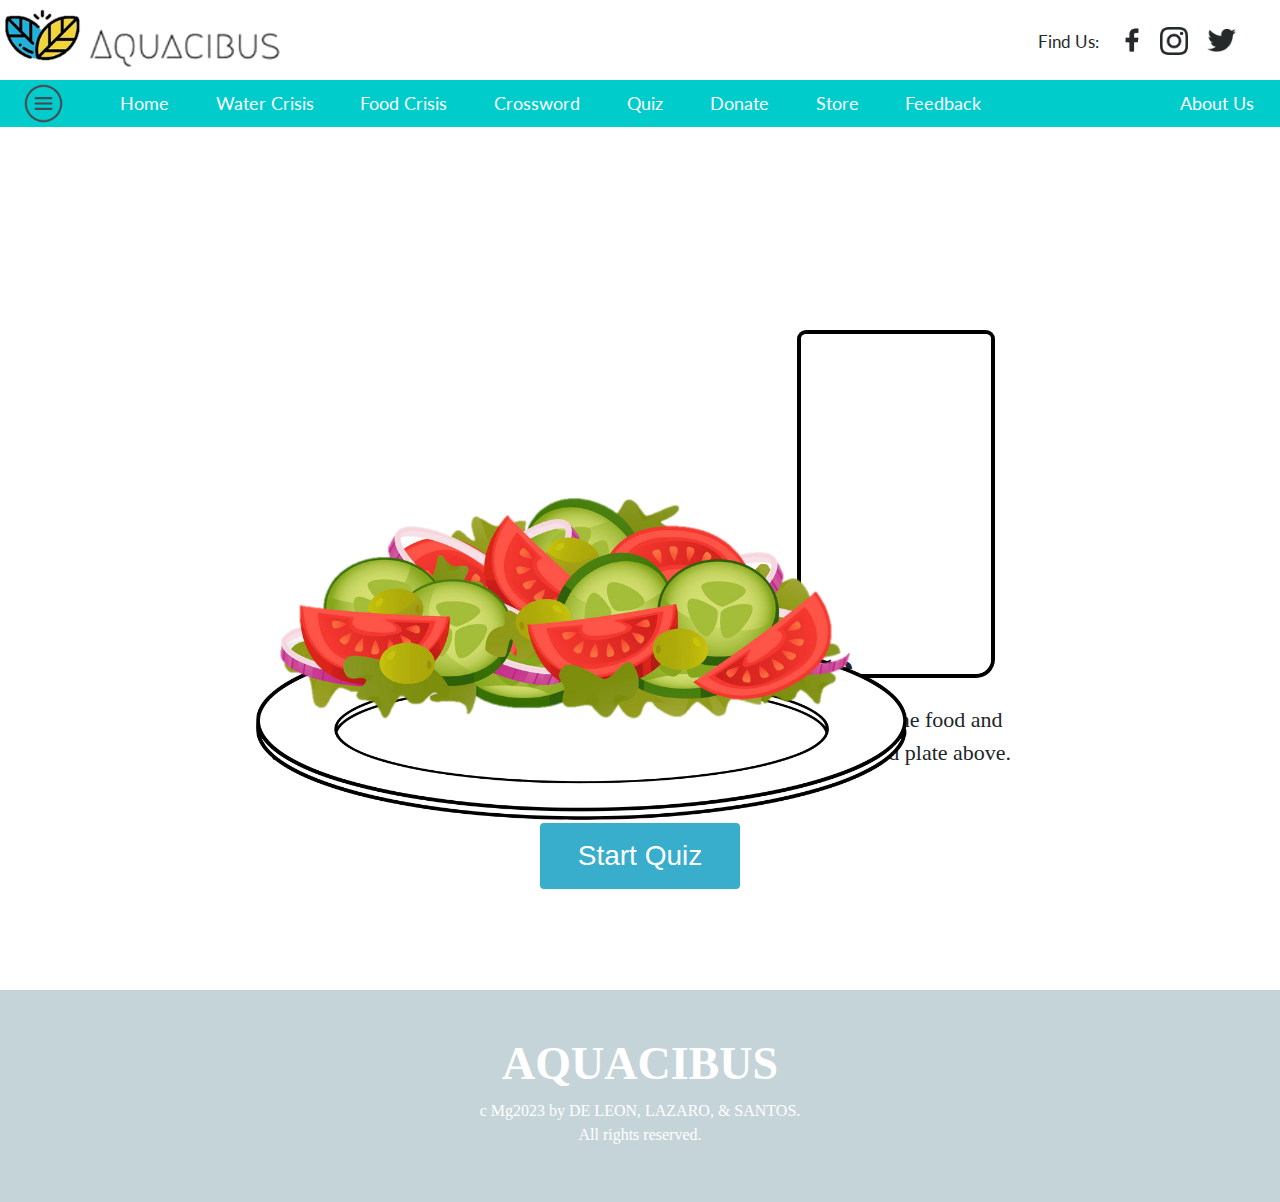
<file: htdocs/Quiz.html>
<!DOCTYPE html>
<html>

<head>
	<title>Aquacibus</title>
	<meta name="viewport" content="width=device-width, initial-scale=1">
	<link rel="stylesheet" href="https://maxcdn.bootstrapcdn.com/bootstrap/4.3.1/css/bootstrap.min.css">
	<link rel="icon" href="../pics/logoo.ico">
	<link href="../css/external2.css" rel="stylesheet" type="text/css">
    <link rel="stylesheet" href="https://fonts.googleapis.com/css?family=Lato">
    <script src="../js/Quiz.js"></script>
</head>

<body>
    <div class="stick">
        <!-- Logo -->
        <header>
            <a href="../index.html">
                <img src="../pics/loogh.png" alt="Aquacibus" width="23%" height="23%">
            </a>
            <a href="https://twitter.com/Aquacibus1"><img src="../pics/twt.png" class="twt" title="Twitter"></a>
            <a href="https://www.instagram.com/aquacibus_official/"><img src="../pics/insta.png" class="insta" title="Instagram"></a>
            <a href="https://www.facebook.com/Aquacibus-100155774852924/?modal=admin_todo_tour"><img src="../pics/fb.png" class="facebook" title="Facebook"></a>
            <p class="navd">Find Us:</p>
        </header>
        <!-- Navbar + Sidebar -->
        <nav>
            <ul>
                <li>
                    <button class="omenu" onclick="sbappear()">
                        <img src="../pics/menu.png" alt="Menu" width="45px" height="45px">
                    </button>
                </li>

                <li class="links"><a href="../index.html" class="nlink">Home</a></li>
                <li class="links"><a href="../htdocs/Water Crisis.html" class="nlink">Water Crisis</a></li>
                <li class="links"><a href="../htdocs/Food Crisis.html" class="nlink">Food Crisis</a></li>
                <li class="links"><a href="../htdocs/Crossword.html" class="nlink">Crossword</a></li>
                <li class="links"><a href="../htdocs/Quiz.html" class="nlink">Quiz</a></li>
                <li class="links"><a href="../htdocs/Donate.html" class="nlink">Donate</a></li>
                <li class="links"><a href="../htdocs/Shop.html" class="nlink">Store</a></li>
                <li class="links"><a href="../htdocs/Feedback.html" class="nlink">Feedback</a></li>
                <li class="links right"><a href="../htdocs/About Us.html" class="nlink">About Us</a></li>
            </ul>
            <div id="sidebar">
                <div>
                    <button class="cmenu" onclick="sbclose()">
                        <img src="../pics/close.png" alt="Close" width="45px" height="45px">
                    </button>
                </div>
                
                <div class="sblink tsblink">
                    <a href="../index.html" class="sblink">Home</a>
                </div>
                
                <div class="sblink">
                    <a href="../htdocs/Water Crisis.html" class="sblink">Water Crisis</a>
                </div>
                
                <div class="sblink">
                    <a href="../htdocs/Food Crisis.html" class="sblink">Food Crisis</a>
                </div>
                
                <div class="sblink">
                    <a href="../htdocs/Crossword.html" class="sblink">Crossword</a>
                </div>
                
                <div class="sblink">
                    <a href="../htdocs/Quiz.html" class="sblink">Quiz</a>
                </div>
                
                <div class="sblink">
                    <a href="../htdocs/Donate.html" class="sblink">Donate</a>
                </div>
                
                <div class="sblink">
                    <a href="../htdocs/Shop.html" class="sblink">Store</a>
                </div>
                
                <div class="sblink">
                    <a href="../htdocs/Feedback.html" class="sblink">Feedback</a>
                </div>
                
                <div class="sblink">
                    <a href="../htdocs/About Us.html" class="sblink">About Us</a>
                </div>
            </div>   
        </nav>
    </div>
<div class="cup" id="startCup"></div>

<div class="emptycup" id="emptyCup"></div>

<div class="cupone" id="cupOne"></div>

<div class="cuptwo" id="cupTwo"></div>

<div class="cupthree" id="cupThree"></div>

<img src="../pics/plate.png" id="plate" class="plate">

<img src="../pics/food.png" id="fullFood" class="saladfull">

<img src="../pics/partonesalad.png" id="partonefood" class="saladone">

<img src="../pics/saladparttwo.png" id="parttwofood" class="saladtwo">

<img src="../pics/food.png" id="partthreefood" class="saladthree">

<div class="quiz" id="quiz">
	<h3 class="introquiz">Test Your Knowledge</h3>
	<p id="desQuiz" class="desquiz">Take this quiz to test how much you've learned here on Aquacibus on the food and water crisis. Each answer you get correct will slowly fill up the cup and plate above. Click the button below to start!</p>
	<button id="startButton" class="startbutton" onclick="startFunction()"><span>Start Quiz</span></button>
</div>

<center>

<div id="divQuestionOne" class="quizDetail">
	<h5 class="questionDetail">815 million people around the world suffer from this sickness related to food. What is it?</h5>
	<p id="choiceA" class="choicesDetail"><input type="radio" id="choicea" name="answer" onclick="questionOneFunction()">    Diarrhea</button><br> </p>
	<p id="choiceB" class="choicesDetail"><input type="radio" id="choiceb" name="answer" onclick="questionOneFunction()">    Chronic Undernourishment</button><br> </p>
	<p id="choiceC" class="choicesDetail"><input type="radio" id="choicec" name="answer" onclick="questionOneFunction()">    Obesity</button></p>
	<button class="buttonQues" id="buttonToQuestionTwo" onclick="startTwoFunction()"><span>Next</span></button>
</div>

<div id="divQuestionTwo" class="quizDetail">
	<h5 class="questionDetail">What is one of the leading causes of deaths in the Philippines that has something to do with unclean water sources?</h5>
	<p id="choiceAtwo" class="choicesDetail"><input type="radio" id="choiceatwo" name="answer" onclick="questionTwoFunction()">    Asthma<br> </p>
	<p id="choiceBtwo" class="choicesDetail"><input type="radio" id="choicebtwo" name="answer" onclick="questionTwoFunction()">    Polio<br> </p>
	<p id="choiceCtwo" class="choicesDetail"><input type="radio" id="choicectwo" name="answer" onclick="questionTwoFunction()">    Acute Watery Diarrhea</p>
	<button class="buttonQues" id="buttonToQuestionThree" onclick="startThreeFunction()"><span>Next</span></button>
</div>

<div id="divQuestionThree" class="quizDetail">
	<h5 class="questionDetail">What is an example of putting food waste into good use that would benefit and help plants?</h5>
	<p id="choiceAthree" class="choicesDetail"><input type="radio" id="choiceathree" name="answer" onclick="questionThreeFunction()">   Turning it into compost and using it to fertilize plants.<br> </p>
	<p id="choiceBthree" class="choicesDetail"><input type="radio" id="choicebthree" name="answer" onclick="questionThreeFunction()">   Using it to be motivated and not die and not be like the food waste, horrible and useless.<br> </p>
	<p id="choiceCthree" class="choicesDetail"><input type="radio" id="choicecthree" name="answer" onclick="questionThreeFunction()">   Make the animals eat it so they wouldn't eat the plants instead.</p>
	<button class="buttonQues" id="buttonToQuestionFour" onclick="startFourFunction()"><span>Next</span></button>
</div>

<div id="divQuestionFour" class="quizDetail">
	<h5 class="questionDetail">Which of these charities for water is not included in the website?</h5>
	<p id="choiceAfour" class="choicesDetail"><input type="radio" id="choiceafour" name="answer" onclick="questionFourFunction()">    Water For Everyone.<br> </p>
	<p id="choiceBfour" class="choicesDetail"><input type="radio" id="choicebfour" name="answer" onclick="questionFourFunction()">    Charity: Water<br> </p>
	<p id="choiceCfour" class="choicesDetail"><input type="radio" id="choicecfour" name="answer" onclick="questionFourFunction()">    Waves for Water </p>
	<button class="buttonQues" id="buttonToQuestionFive" onclick="startFiveFunction()"><span>Next</span></button>
</div>

<div id="divQuestionFive" class="quizDetail">
	<h5 class="questionDetail">What are the two words that make up Aquacibus and what do they mean?</h5>
	<p id="choiceAfive" class="choicesDetail"><input type="radio" id="choiceafive" name="answer" onclick="questionFiveFunction()">   Aqua, which means wet and Cibus which means throat.<br> </p>
	<p id="choiceBfive" class="choicesDetail"><input type="radio" id="choicebfive" name="answer" onclick="questionFiveFunction()">   Agua, which means water, and Crybus, which means sadness.<br> </p>
	<p id="choiceCfive" class="choicesDetail"><input type="radio" id="choicecfive" name="answer" onclick="questionFiveFunction()">   Aqua, which means water, and Cibus, which means food. </p>
	<button class="buttonQues" id="buttonToQuestionSix" onclick="startSixFunction()"><span>Next</span></button>
</div>

<div id="divQuestionSix" class="quizDetail">
	<h5 class="questionDetail">What is an example of little ways in conserving water?</h5>
	<p id="choiceAsix" class="choicesDetail"><input type="radio" id="choiceasix" name="answer" onclick="questionSixFunction()">   Using lots of water for baths when you don't even need it.<br> </p>
	<p id="choiceBsix" class="choicesDetail"><input type="radio" id="choicebsix" name="answer" onclick="questionSixFunction()">   Turning the faucet off when you're not using it.<br> </p>
	<p id="choiceCsix" class="choicesDetail"><input type="radio" id="choicecsix" name="answer" onclick="questionSixFunction()">   Letting the water run even when the container is full. </p>
	<button class="buttonResults" id="buttonToResults" onclick="resultsFunction()"><span>See Results</span></button>
</div>

<div id="divResults" class="quizDetail">
	<h5 class="resultsintro">Your score is</h5>
	<p class="resultsdeets"><span id="totalpoints"></span> out of 6</p>
	<button class="buttonRestart" id="buttonToRestart" onclick="window.location.reload()"><span>Try again?</span></button>
</div>

<div class="bottom">
	<h1 class="titlebottom">AQUACIBUS</h1>
	<p class="copyright">c Mg2023 by DE LEON, LAZARO, & SANTOS. <br> All rights reserved.</p>
</div>

</center>

</body>

</html>
</file>
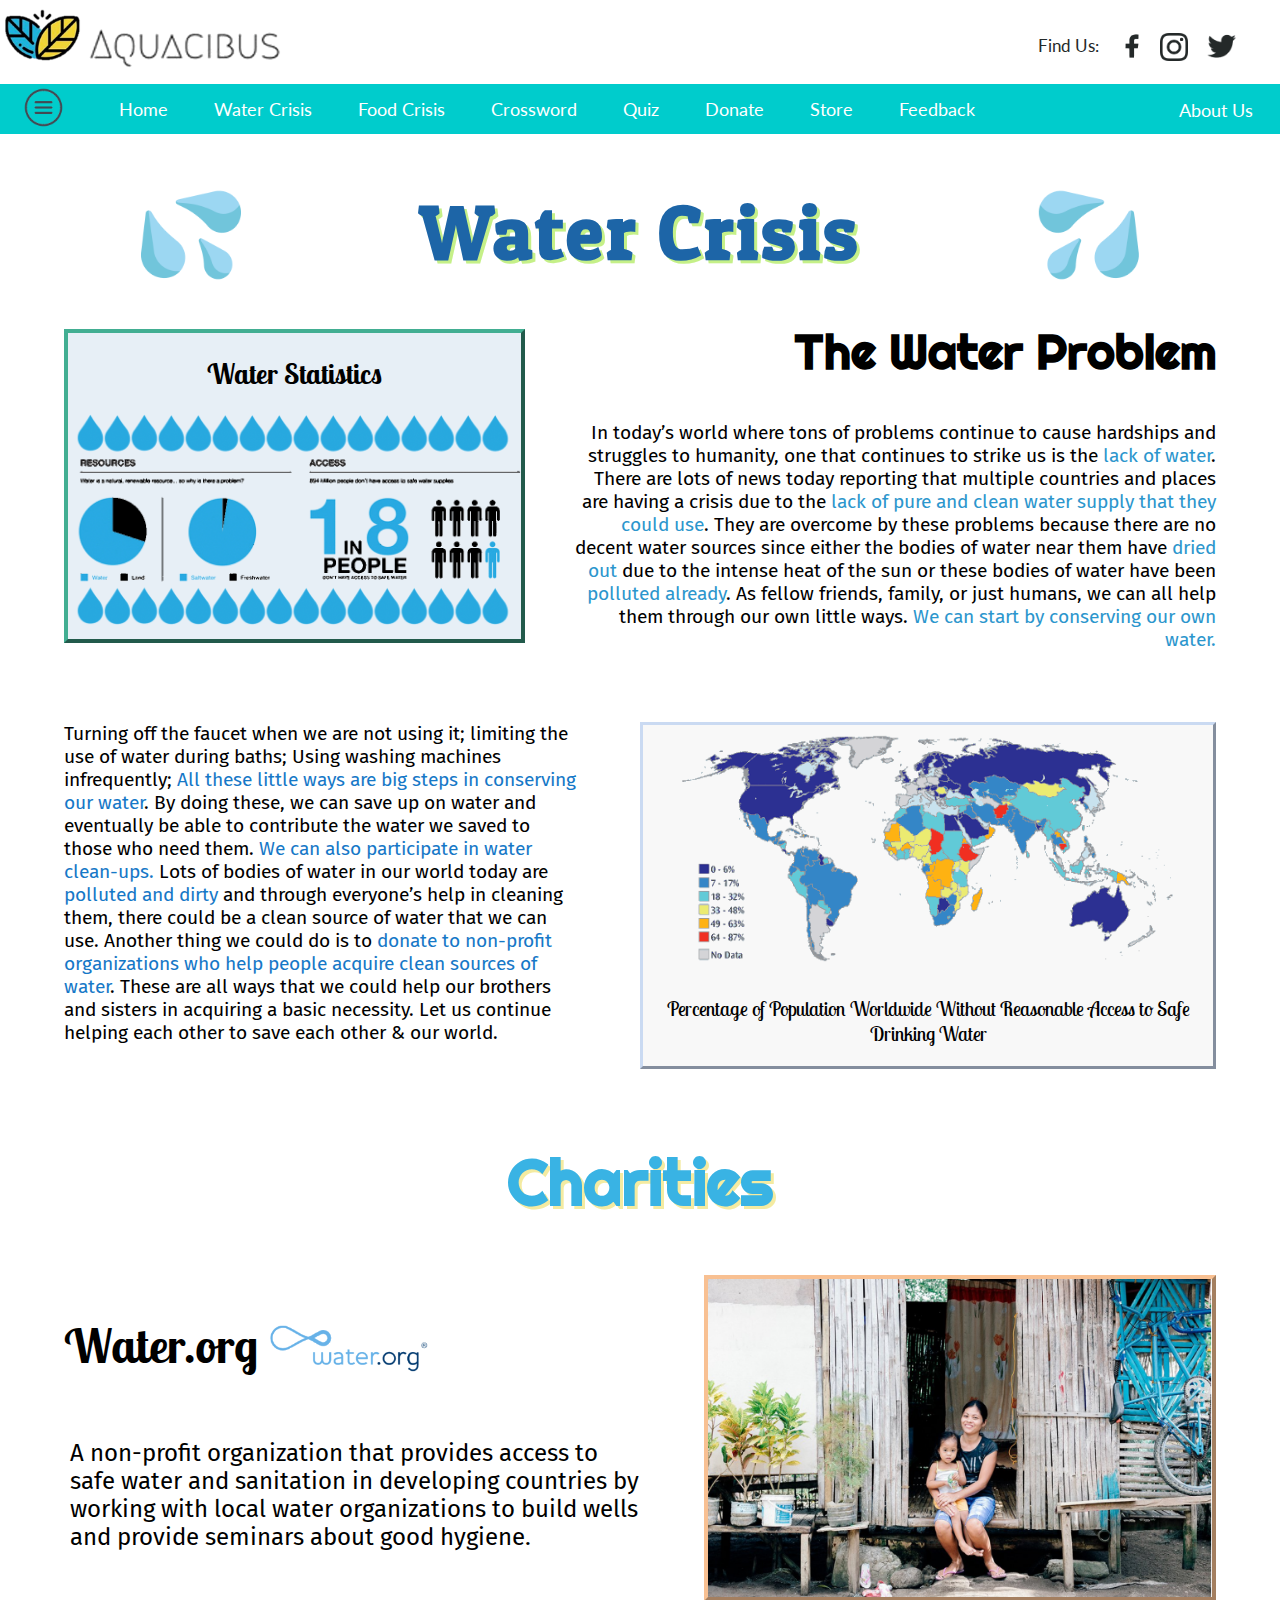
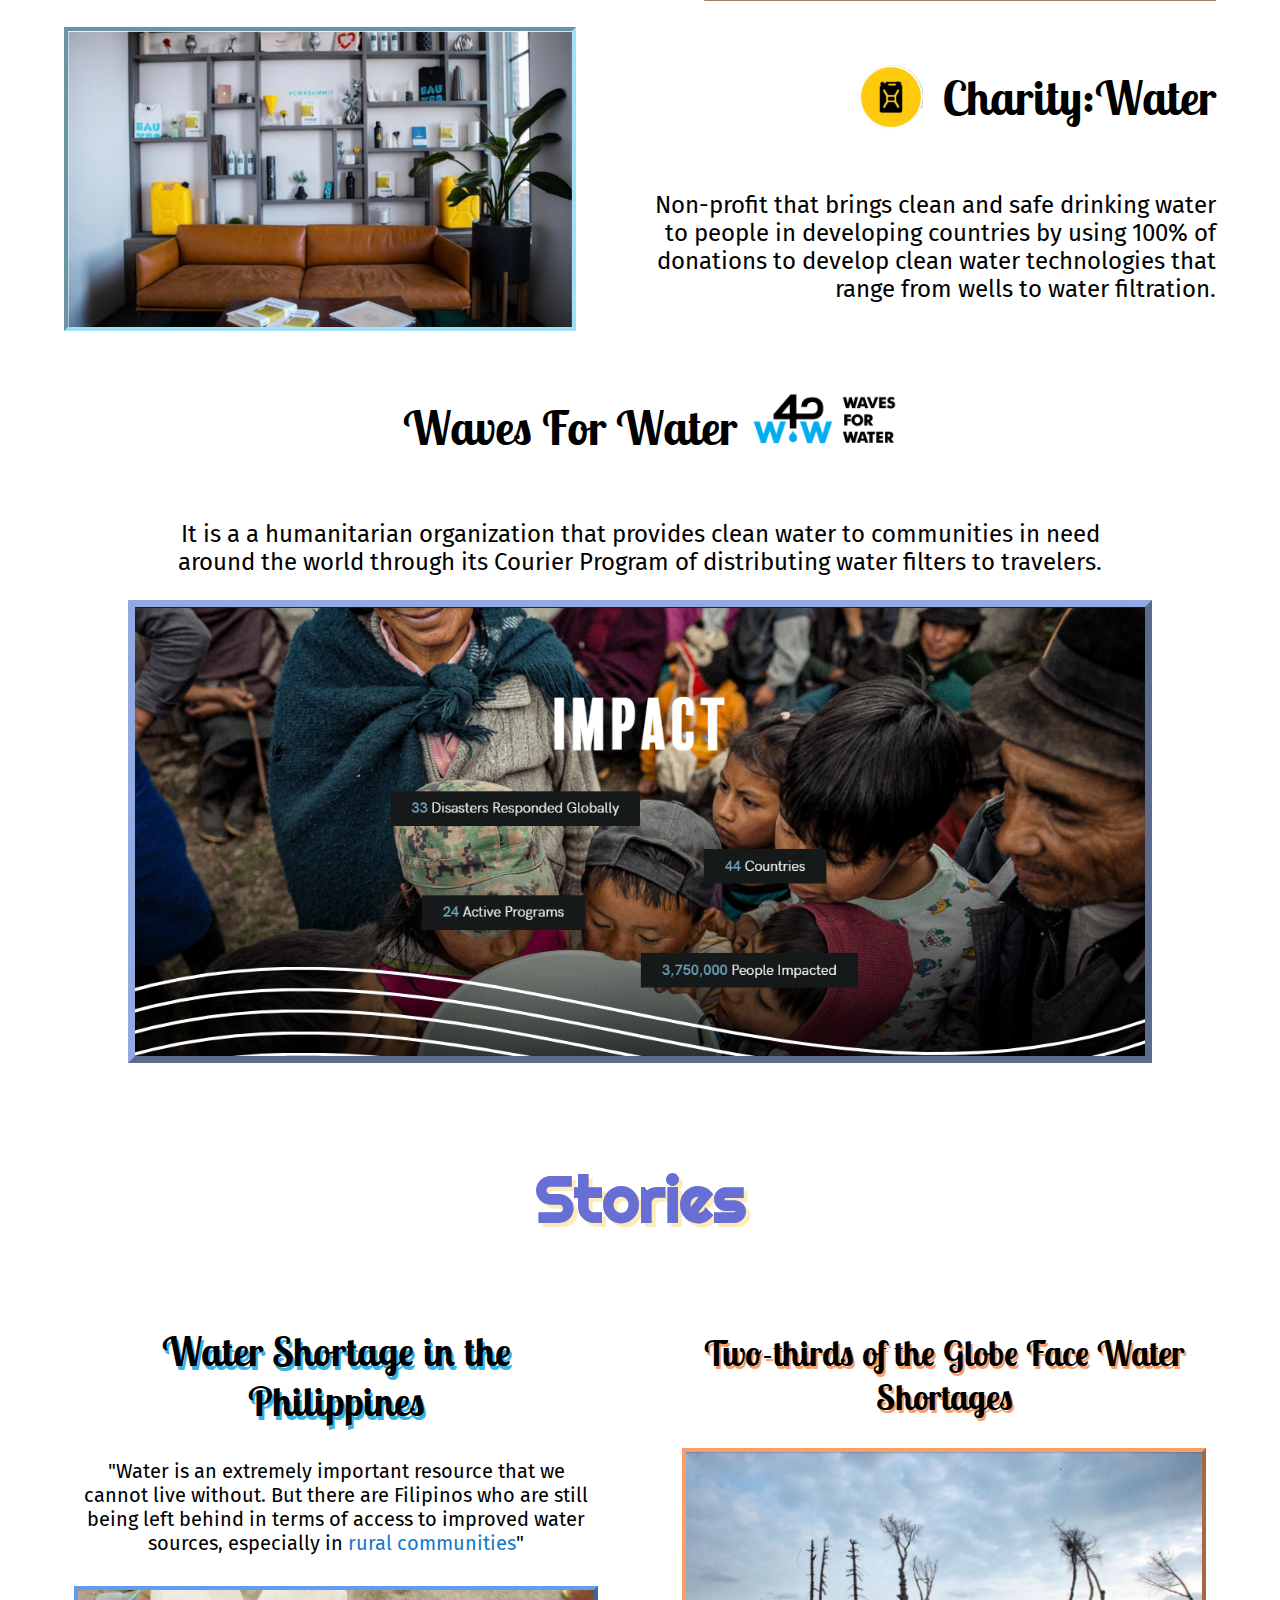
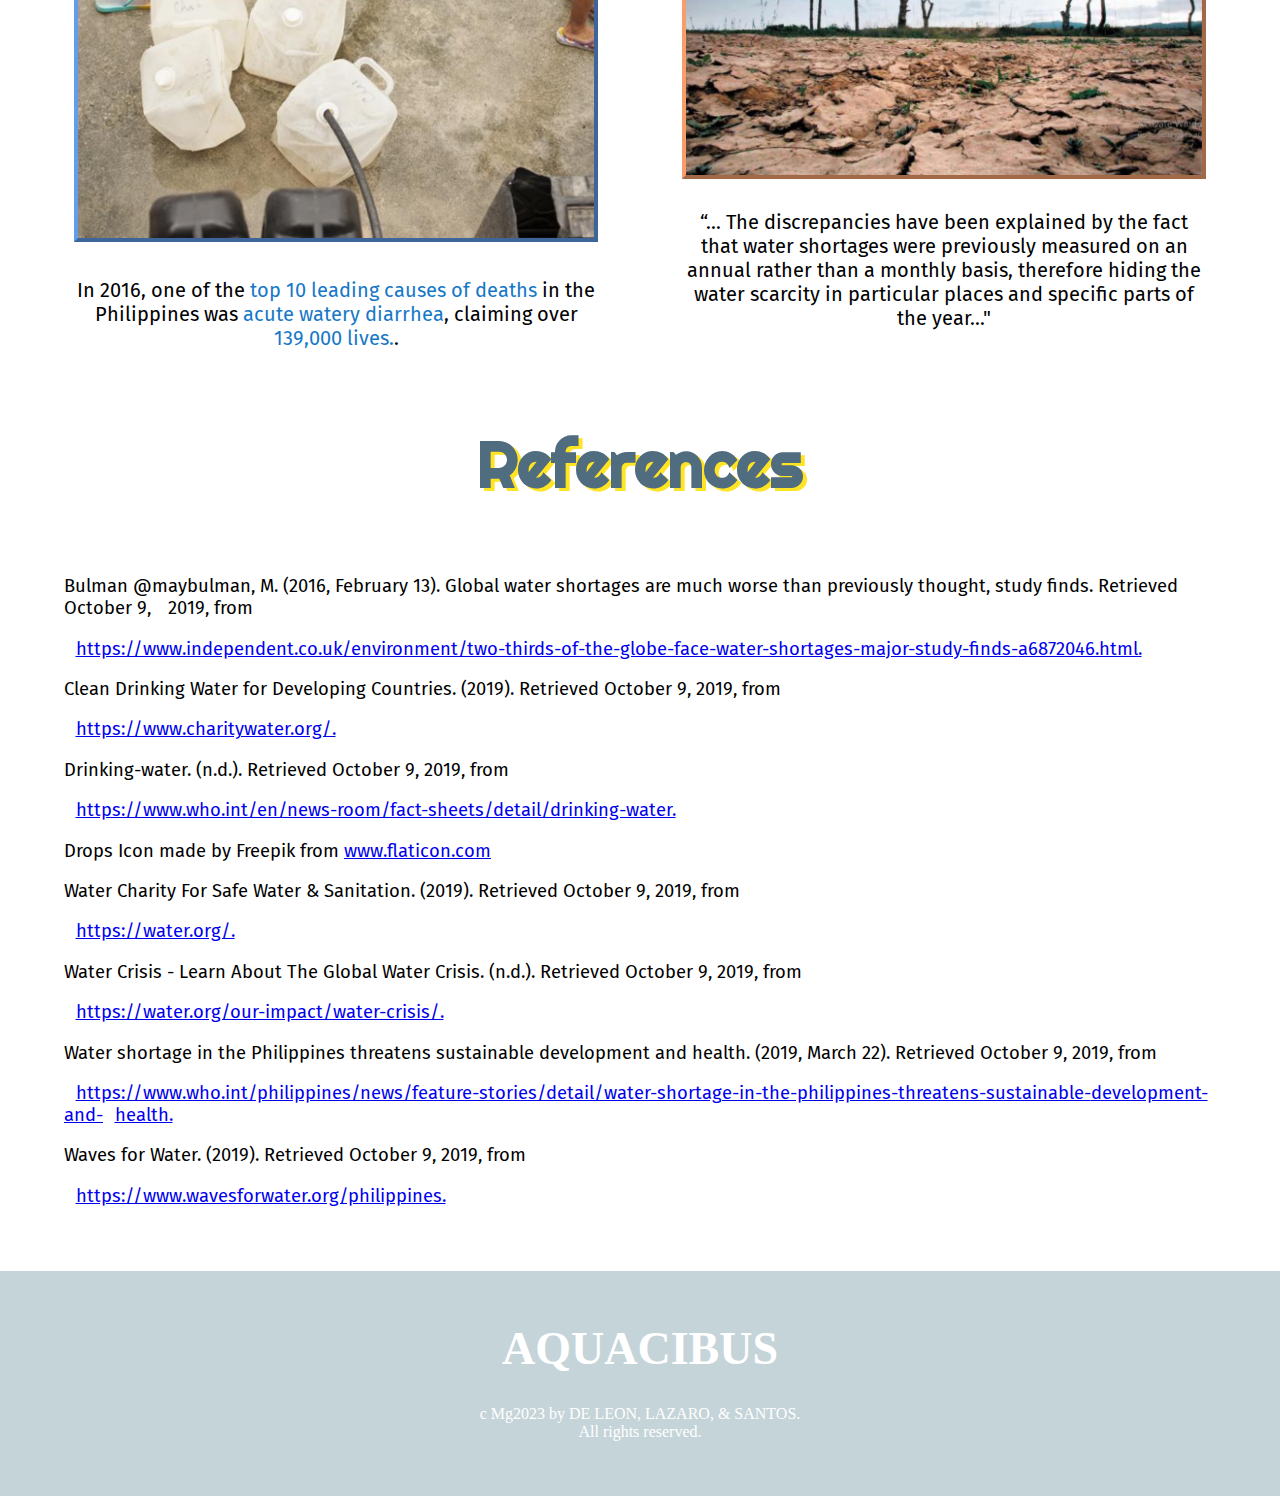
<file: htdocs/Water Crisis.html>
<!DOCTYPE html>
<html>

<head>
    <!-- Title & Meta Tags -->
    <title>Water Crisis</title>
	<meta name="description" content="a website about the water crisis that our world is experiencing now along with statistics, articles, and stories to back it up and charities that help battle it."/>
	<meta name="keywords" content="water shortage, world problems, world solutions, food shortage, water scarcity in the world"/>
	<meta name="author" content="Franzesca De Leon, Benjeouelle Lazaro, Danielle Santos"/>
	<meta name="revised" content="Franzesca De Leon, Benjeouelle Lazaro, Danielle Santos, 10/9/2019"/>
	<meta name="viewport" content="width=device-width, initial-scale=1">
    <!-- Icon, CSS, & Fonts -->
    <link rel="icon" href="../pics/logoo.ico">
    <link rel="stylesheet" href="../css/WC.css"/>
    <link rel="stylesheet" href="https://fonts.googleapis.com/css?family=Lato">
    <link rel="stylesheet" href="https://fonts.googleapis.com/css?family=Patua+One">
    <link rel="stylesheet" href="https://fonts.googleapis.com/css?family=Fira+Sans">
    <link rel="stylesheet" href="https://fonts.googleapis.com/css?family=Abril+Fatface">
	<link rel="stylesheet" href="https://fonts.googleapis.com/css?family=Righteous">
	<link rel="stylesheet" href="https://fonts.googleapis.com/css?family=Lobster+Two">
	<!-- Global site tag (gtag.js) - Google Analytics -->
    <script async src="https://www.googletagmanager.com/gtag/js?id=UA-157736734-6"></script>
    <script>
    window.dataLayer = window.dataLayer || [];
    function gtag(){dataLayer.push(arguments);}
    gtag('js', new Date());
    
    gtag('config', 'UA-157736734-6');
    </script>
</head>
<body id="gbt">
    <!-- JS Ref -->
    <script src="../js/Water Crisis.js"></script>
    <div class="stick">
    <!-- Logo -->
        <header>
            <a href="../index.html">
                <img src="../pics/loogh.png" alt="Aquacibus" width="23%" height="23%" class="aquacibus">
            </a>
            <a href="https://twitter.com/Aquacibus1"><img src="../pics/twt.png" class="twt" title="Twitter"></a>
            <a href="https://www.instagram.com/aquacibus_official/"><img src="../pics/insta.png" class="insta" title="Instagram"></a>
            <a href="https://www.facebook.com/Aquacibus-100155774852924/?modal=admin_todo_tour"><img src="../pics/fb.png" class="facebook" title="Facebook"></a>
            <p class="navd">Find Us:</p>
        </header>
    <!-- Navbar + Sidebar -->
        <nav>
            <ul>
                <li>
                    <button class="omenu" onclick="sbappear()">
                        <img src="../pics/menu.png" alt="Menu" class="menu">
                    </button>
                </li>

                <li class="links"><a href="../index.html" class="nlink">Home</a></li>
                <li class="links"><a href="Water Crisis.html" class="nlink">Water Crisis</a></li>
                <li class="links"><a href="Food Crisis.html" class="nlink">Food Crisis</a></li>
                <li class="links"><a href="../htdocs/Crossword.html" class="nlink">Crossword</a></li>
                <li class="links"><a href="../htdocs/Quiz.html" class="nlink">Quiz</a></li>
                <li class="links"><a href="Donate.html" class="nlink">Donate</a></li>
                <li class="links"><a href="../htdocs/Shop.html" class="nlink">Store</a></li>
                <li class="links"><a href="Feedback.html" class="nlink">Feedback</a></li>
                <li class="links right"><a href="About Us.html" class="nlink">About Us</a></li>
            </ul>
            <div id="sidebar">
                <div>
                    <button class="cmenu" onclick="sbclose()">
                        <img src="../pics/close.png" alt="Close" class="close">
                    </button>
                </div>
                
                <div class="sblink tsblink">
                    <a href="#twp" class="sblink">The Water Problem</a>
                </div>
                
                <div class="sblink">
                    <a href="#char" class="sblink">Charities</a>
                </div>
                
                <div class="sblink">
                    <a href="#story" class="sblink">Stories</a>
                </div>
                
                <div class="sblink">
                    <a href="#ref" class="sblink">References</a>
                </div>
                
                <div class="sblink">
                    <a href="#gbt" class="sblink">Go Back to Top</a>
                </div>
                
            </div>   
        </nav>
    </div>
    <!-- Start of Article --> 
    <div class="tdiv">
        <h1 class="title">Water Crisis</title>
        <img src="../pics/drops.png" alt="Drops" width="10%" class="ico1">
        <img src="../pics/drops.png" alt="Drops" width="10%" class="ico2">
    </div>
    
    <article class="pt1">
        <section class="sec1">
            <h2 class="stitle1">Water Statistics</h2>
            <img src="../pics/wstat.png" alt="Water Statistics" width="100%" class=".img1">
        </section>

        <section class="sec2">
            <h2 class="stitle2"><a name="twp">The Water Problem</a></h2>
            <p class="text1">In today’s world where tons of problems continue to cause hardships and struggles to humanity, one that continues to strike us is the <span class="highlight">lack of water</span>. There are lots of news today reporting that multiple countries and places are having a crisis due to the <span class="highlight">lack of pure and clean water supply that they could use</span>. They are overcome by these problems because there are no decent water sources since either the bodies of water near them have <span class="highlight">dried out</span> due to the intense heat of the sun or these bodies of water have been <span class="highlight">polluted already</span>. As fellow friends, family, or just humans, we can all help them through our own little ways. <span class="highlight">We can start by conserving our own water.</span></p>
        </section>
    </article>
    
    <section class="sec3">
        <img src="../pics/wmap.png" alt="World Map" width="100%" class="img2">
        <p class="text2">Percentage of Population Worldwide Without Reasonable Access to Safe Drinking Water</p>
    </section>
    
    <section class="sec4">
        <p class="text3">Turning off the faucet when we are not using it; limiting the use of water during baths; Using washing machines infrequently; <span class="highlight2">All these little ways are big steps in conserving our water</span>. By doing these, we can save up on water and eventually be able to contribute the water we saved to those who need them. <span class="highlight2">We can also participate in water clean-ups.</span> Lots of bodies of water in our world today are <span class="highlight2">polluted and dirty</span> and through everyone’s help in cleaning them, there could be a clean source of water that we can use. Another thing we could do is to <span class="highlight2">donate to non-profit organizations who help people acquire clean sources of water</span>. These are all ways that we could help our brothers and sisters in acquiring a basic necessity. Let us continue helping each other to save each other & our world.</p>
    </section>
    
    <div class="tdiv2">
        <h2 class="stitle3"><a name="char">Charities</a></h2>
    </div>
    
    <section class="sec5">
        <h2 class="stitle4">Water.org</h2>
        <img src="../pics/worg.png" alt="Water.org Logo" width="15%" class="img3">  
        <img src="../pics/worg2.png" alt="Water.org" width="40%" class="img4">
        <p class="text4">A non-profit organization that provides access to safe water and sanitation in developing countries by working with local water organizations to build wells and provide seminars about good hygiene.</p>
    </section>
    
    <section class="sec6">
        <h2 class="stitle5">Charity:Water</h2>
        <img src="../pics/wchar.png" alt="Charity:Water Logo" width="5%" class="img5">
        <img src="../pics/wchar2.png" alt="Charity:Water" width="40%" class="img6">
        <p class="text5">Non-profit that brings clean and safe drinking water to people in developing countries by using 100% of donations to develop clean water technologies that range from wells to water filtration.</p>
    </section>
    
    <section class="sec7">
        <h2 class="stitle6">Waves For Water</h2>
        <img src="../pics/wfw.png" alt="Waves for Water Logo" width="25%" class="img7">
    </section>
    <p class="text6">It is a a humanitarian organization that provides clean water to communities in need around the world through its Courier Program of distributing water filters to travelers.</p>
    <img src="../pics/wfw2.png" alt="Waves for Water" width="80%" class="img8">
    
    <div class="tdiv3">
        <h2 class="stitle7"><a name="story">Stories</a></h2>
    </div>
    
    <section class="sec8">
        <h2 class="stitle8">Water Shortage in the Philippines</h2>
        <p class="text7">"Water is an extremely important resource that we cannot live without. But there are Filipinos who are still being left behind in terms of access to improved water sources, especially in <span class="highlight2">rural communities</span>"</p>
        <img src="../pics/art1.png" alt="Water Shortage in the Philippines" width="100%" class="img9">
        <p class="text8">In 2016, one of the <span class="highlight2">top 10 leading causes of deaths</span> in the Philippines was <span class="highlight2">acute watery diarrhea</span>, claiming over <span class="highlight2">139,000 lives.</span>.</p>
    </section>
    
    <section class="sec9">
        <h2 class="stitle9">Two-thirds of the Globe Face Water Shortages</h2>
        <img src="../pics/art2.png" alt="Global Water Shortage" width="100%" class="img10">
        <p class="text9">“... The discrepancies have been explained by the fact that water shortages were <span class="highlight3">previously measured on an annual rather than a monthly basis</span>, therefore <span class="highlight3">hiding the water scarcity</span> in particular places and specific parts of the year..."</p>
    </section>
    
    <div class="tdiv4">
        <h2 class="stitle10"><a name="ref">References</a></h2>
    </div>
    
    <section class="sec10">
        <p class="ref">Bulman @maybulman, M. (2016, February 13). Global water shortages are much worse than previously thought, study <span class="addpad2">finds. Retrieved October 9, <span class="addpad">2019, from</span></span></p>
        <a href="https://www.independent.co.uk/environment/two-thirds-of-the-globe-face-water-shortages-major-study-finds-a6872046.html." class="link">https://www.independent.co.uk/environment/two-thirds-of-the-globe-face-water-shortages-major-study-finds-<span class="addpad2">a6872046.html.</span></a>
        
        <p class="ref">Clean Drinking Water for Developing Countries. (2019). Retrieved October 9, 2019, from</p>
        <a href="https://www.charitywater.org/" class="link">https://www.charitywater.org/.</a>
        
        <p class="ref">Drinking-water. (n.d.). Retrieved October 9, 2019, from </p>
        <a href="https://www.who.int/en/news-room/fact-sheets/detail/drinking-water" class="link">https://www.who.int/en/news-room/fact-sheets/detail/drinking-water.</a> 
        
        <p class="ref">Drops Icon made by Freepik from <a href="www.flaticon.com">www.flaticon.com</a></p>
        
        <p class="ref">Water Charity For Safe Water & Sanitation. (2019). Retrieved October 9, 2019, from</p>
        <a href="https://water.org/" class="link">https://water.org/.</a>
        
        <p class="ref">Water Crisis - Learn About The Global Water Crisis. (n.d.). Retrieved October 9, 2019, from </p>
        <a href="https://water.org/our-impact/water-crisis/" class="link">https://water.org/our-impact/water-crisis/.</a>
        
        <p class="ref">Water shortage in the Philippines threatens sustainable development and health. (2019, March 22). Retrieved October 9, <span class="addpad2">2019, from</span></p>
        <a href="https://www.who.int/philippines/news/feature-stories/detail/water-shortage-in-the-philippines-threatens-sustainable-development-and-health" class="link">https://www.who.int/philippines/news/feature-stories/detail/water-shortage-in-the-philippines-threatens-sustainable-<span class="addpad2">development-and-<span class="addpad">health.</span></span></a>
        
        <p class="ref">Waves for Water. (2019). Retrieved October 9, 2019, from </p>
        <a href="https://www.wavesforwater.org/philippines" class="link">https://www.wavesforwater.org/philippines.</a>
        
    </section>
    
    <div class="bottom">
        <h1 class="titlebottom">AQUACIBUS</h1>
        <p class="copyright">c Mg2023 by DE LEON, LAZARO, & SANTOS. <br> All rights reserved.</p>
    </div>
</body>
</html>
</file>
<file: css/external.css>
/* To remove default margins */
body {
    margin: 0;
    transition: all 0.5s ease;
}

/* Sticky Stoof */
div.stick {
    width: 100%;
    position: fixed;
    top: 0;
    background: white;
    z-index: 3;
}

/* For navbar + sidebar + logo */
nav {
    width: 100%;
    height: auto;
    margin-left: auto;
    margin-right: auto;
    background: #00cccc;
    font-family: "Lato";
}

ul {
    list-style-type: none;
    margin: 0;
    padding: 0;
}

li {
    display: inline;
    margin-right: 1%;
    padding: 15px;
    height: inherit;
    text-align: center;
    font-size: 1.15em;
}

li.links:hover {
    transition: all 0.25s ease;
    background-image: linear-gradient(to right, #74ebd5, #acb6e5);
    border: 1.5px #003333 solid;
    border-radius: 10px;
    box-shadow: 2px 2px grey;
}

.right {
    float: right;  
    margin-top: -7.8px; 
}

li:hover a {
    transition: all 0.25s ease;
    color: black;
    text-decoration: underline;
    text-shadow: 1.5px 1.5px white;
}

.nlink:hover a {
    color: black;
}

a.nlink {
    text-decoration: none;
    color: white;
    vertical-align: middle;
}

a.sblink {
    text-decoration: none;
    color: black;
}

div.sblink:hover  {
    background-image: linear-gradient(to left, #aaffa9, #11ffbd);
    border: 1.5px #f8e8e8 solid;
    border-radius: 20px;
    transition: all 0.25s ease;
}

.sblink:hover a {
    text-decoration: underline;
    color: white;
    text-shadow: 1.5px 1.5px #666666;
    transition: all 0.25s ease;
}

.omenu {
    background: transparent;
    border: none;
}

.omenu:hover {
    background: #009999;
    border-radius: 45px;
    box-shadow: 2.5px 2.5px grey;
    transition: all 0.25s ease;
}

.omenu:active {
    transition: all 0.05s ease;
    box-shadow: 0.5px 0.5px 3px 3px #165050 inset;
}

.cmenu {
    background: transparent;
    border: none;
    margin-top: 8px;
    position: absolute;
    right: 0px;
}

.cmenu:hover {
    background: #99e6e6;
    border-radius: 45px;
    box-shadow: 2.5px 2.5px grey;
    transition: all 0.25s ease;
}

.cmenu:active {
    transition: all 0.05s ease;
    box-shadow: 0.5px 0.5px 3px 3px #08c1c4 inset;
}

.sblink {
    height: 8%;
    padding-top: 10px;
    padding-left: 5px;
    margin-top: 8px;
    text-align: left;
    vertical-align: middle;
    font-family: "Lato";
}

#sidebar {
    transition: margin-left .5s;
    width: 15%;
    height: 100%;
    position: fixed;
    left: 0px;
    top: 0px;
    background: #ccffff;
    display: none;
    z-index: 3;
}
/* Danni's Content */
.slides {
	padding-top: 90px;
	padding-bottom: 60px;
	position: absolute;
	right: 265px;
}

.navbar {
	background-color: white;
	z-index: 3;
}

.logo {
	margin-left: 30px;
}

.navd {
    float: right;
    margin-top: 2.25%;
    margin-right: 1%;
	font-family: "Lato";
	font-size: 17.4px;
	color: #242929;
}

.options {
	height: 5%;
	width: 100%;
	background-color: #38AECC;
	padding-top: 5px;
	padding-bottom 5px;
	font-weight: bold;
}

.opt {
	font-family: "Trebuchet MS";
	font-size: 19px;
	letter-spacing: 5px;
}

.options a {
	display: inline;
	padding-right: 60px;
	color: white;
	padding-left: 60px;
	letter-spacing: 0.27em;
	padding-top: 5px;
	padding-bottom: 5px;
}

.facebook {
	height: 42px;	
    float: right;
    margin-top: 1.5%;
    margin-right: 0.5%;
}

.insta {
	height: 28px;
    float: right;
    margin-top: 2.1%;
    margin-right: 1%;
}

.twt {
	height: 41px;	
    float: right;
    margin-top: 1.55%;
    margin-right: 3%;
}

.intropic {
	width: 100%;
	position: absolute;
	top: 131px;
	z-index: -4;	
}

.introtitle {
	position: absolute;
	top: 470px;
	right: 40px;
	color: white;	
	text-align: right;
	font-weight: bold;
}

.introtitle2 {
	position: absolute;
	top: 557px;
	right: 40px;
	color: white;	
	text-align: right;
	font-weight: bold;
}

.introtext {
	position: absolute;
	color: white;
	top: 667px;
	right: 40px;
	left: 560px;
	text-align: right;
}

.caption {
	font-family: Garamond;
	color: white;
	font-size: 475%;
	font-weight: bold;
}

.capone {
	position: absolute;
	top: 10%;
	right: 30%;
	left: 30%;
	line-height: 1;	
}

.captwo {
	position: absolute;
	top: 7%;
	right: 24%;
	left: 37%;
	text-align: right;
	line-height: 1;
}

.capthree {
	position: absolute;
	top: 7%;
	right: 24%;
	left: 37%;
	text-align: right;
	line-height: 1;
}

.articlepic {
	width: 13%;
	margin-top: 15px;
	margin-left: 4.7%;
	float: left;
}

.articlepic2 {
	width: 13%;
	margin-top: 30px;
	margin-left: 34px;
	display: inline;
	float: left;
}

.articlepic:hover {
	opacity: 0.8;
}

.articlepic2:hover {
	opacity: 0.8;
}

.art {
	font-family: 'Trebuchet MS';
	font-size: 18px;
	line-height: 1.5;
	line-spacing: 0.8;
	font-align: justify;
	margin-left: 3px;
	margin-top: 55px;
	display: inline;
	float: left;
}

.art2 {
	font-family: 'Trebuchet MS';
	font-size: 18px;
	line-height: 1.5;
	line-spacing: 0.8;
	font-align: justify;
	margin-left: 15px;
	margin-top: 55px;
	display: inline;
	float: left;
}

.checkart {
	margin-top: 39px;
	margin-left: 4.7%;	
	color: #EFCA08;
	font-size: 200%;
	font-weight: bold;
	font-family: "Trebuchet MS";
}

.aboutbox {
	background-color: #38AECC;
	opacity: 0.7;
	margin-top: 870px;
	margin-right: 50px;
	margin-left: 61%;
	padding-top: 7%;
	padding-bottom: 5.1%;
}

.titleabout {
	font-family: 'Trebuchet MS';
	font-size: 270%;
	color: white;
	margin-left: 30px;
}

.abouttext {
	font-family: 'Trebuchet MS';
	font-size: 18px;
	color: white;
	margin-left: 30px;
	margin-right: 20px;
	margin-top: 20px; 
}

.aboutlink {
	color: #EFCA08;
	font-size: 16px;
	font-weight: bold;
	font-family: "Trebuchet MS";
	margin-left: 30px;	
}

.image {
	width: 35%;
	margin-left: 57px;
	margin-top: -50px;
}

.power {
	font-family: 'Trebuchet MS';
	font-size: 280%;
	color: #38AECC;
	font-weight: bold;
	margin-left: 4.7%;
	margin-top: 45px;
}

.powerdes {
	font-family: 'Trebuchet MS';
	font-size: 20px;
	margin-left: 4.7%;
	margin-top: 20px;
	margin-right: 49%;
	line-height: 1.7;
}

.learnlink {
	color: #EFCA08;
	font-size: 17px;
	font-weight: bold;
	font-family: "Trebuchet MS";
	margin-left: 4.7%;
	margin-top: 30px;
}

.water12 {
	width: 35%;
	float: right;
	display: inline;
	margin-right: 48px;
	margin-top: -300px;
}

.bottom {
    width: 100%;
    float: left;
    margin-top: 5%;
	background-color: #c5d4d9;
    padding-bottom: 3%;
}

.titlebottom {
	font-family: "Garamond";
	font-size: 46px;
	font-weight: bold;
	color: white;	
	text-align: center;
	padding-top: 20px;
}

.copyright {
	font-family: "Trebuchet MS";
	font-family: 16px;
	color: white;
	text-align: center;
}

.introtitle3 {
	position: absolute;
	top: 470px;
	left: 150px;
	color: white;	
	text-align: right;
	font-weight: bold;
}

.introtext2 {
	position: absolute;
	top: 580px;
	left: 220px;
	right: 600px;
	color: white;	
	text-align: left;
	font-weight: bold;
}

.des {	
	text-align: center;
	font-weight: bold;
	font-size: 42px;
	margin-top: 940px;
}

.norm {
	font-size: 23px;
	line-height: 1.8;
	text-align: justify;
	font-family: "Trebuchet MS";
	margin-left: 279px;
	margin-right: 279px;
	margin-top: 25px;
}

.des2 {	
	font-weight: bold;
	font-size: 42px;
	margin-top: 80px;
	margin-left: 279px;
}

.container {	
	margin-top: 90px;
	margin-left: 15%;
}

.middle {
	transition: .5s ease;
	opacity: 0;
	transform: translate(-10%, -210%);
	-ms-transform: translate(-10%, -210%);
	text-align: center;
	margin-left: 200px;
	margin-right: 210px;
}

.donatebox {
	color: #EFCA08;
	font-size: 19px;
	font-family: 'Trebuchet MS';
}

.middle2 {
	transition: .5s ease;
	opacity: 0;
	transform: translate(-2%, -160%);
	-ms-transform: translate(-2%, -160%);
	text-align: center;
	margin-left: 70px;
	margin-right: 210px;

}

.text1 {
	background-color: #38AECC;
	color: white;
	font-size: 17px;
	padding: 16px 32px;
	font-family: 'Trebuchet MS';
	width: 1000%;
	height: 500%;
}

.middle1 {
	transition: .5s ease;
	opacity: 0;
	margin-left: 70px;
	margin-right: 30px;
	text-align: center;
	transform: translate(-3%, -200%);
	-ms-transform: translate(-3%, -200%);
}

.pic {
	width: 74%;
	margin-left: 6%;
	opacity: 1;
	transition: .5 ease;
	backface-visibility: hidden;
} 

.container:hover .pic {
	opacity: 0.3;
}

.container:hover .middle {
	opacity: 1;
} 

.text {
	background-color: #38AECC;;
	color: white;
	font-size: 19px;
	padding: 16px 32px;
	font-family: 'Trebuchet MS';
}

.des3 {
	color: white;
	font-weight: bold;
	font-size: 50px;
	margin-left: 80px;	
	padding-top: 30px;
}

.meet {
	color: white;
	font-size: 27px;
	font-family: 'Trebuchet MS';
	margin-left: 600px;
	margin-right: 80px;
	line-height: 1.6;
	font-align: justify;
	margin-top: -700px;
	padding-bottom: 9%;
}

.container1 {
	width: 46%;
	margin-left: 77px;
	margin-top: 50px;
}

.pic1 {
	width: 165%;
	box-shadow: 4px 6px 18px gray;
}

.container1:hover .pic3 {
	opacity: 0.3;
	background-color: white;
}

.container1:hover .middle2 {
	opacity: 1;
} 

.text1 {
	background-color: #38AECC;
	color: white;
	font-size: 17px;
	padding: 16px 32px;
	font-family: 'Trebuchet MS';
	width: 200%;
	height: 400%;	

}

.container2 {
	width: 50%;
	float: right;
	margin-top: -645px;
	margin-right: 87px;	
}

.pic2 {
	width: 100%;	
	box-shadow: 4px 6px 18px gray;
}

.container2:hover .middle1 {
	opacity: 1;
}

.container2:hover .pic2 {
	opacity: 0.3;
	background-color: white;
}

.container3 {
	width: 19.5%;
	margin-left: 77px;
	margin-top: -110px;
}

.middle3 {
	transition: .5s ease;
	opacity: 0;
	margin-left: 65px;
	margin-right: 7px;
	text-align: center;
	transform: translate(-20%, -130%);
	-ms-transform: translate(-20%, -130%);
}

.pic3 {
	width: 70%;
	box-shadow: 4px 6px 18px gray;
	transition: .5s ease;
	backface-visibility: hidden;
	opacity: 1;
}

.container3:hover .pic1 {
	opacity: 0.3;
	background-color: white;
}

.container3:hover .middle3 {
	opacity: 1;
} 

.back {
	background-color: #38AECC;
	z-index: -1;	
	margin-top: 40px;
}

.sol {
	font-family: Garamond;
	font-size: 88px;
	position: absolute;
	top: 140px;
	right: 40px;
	color: white;
	font-weight: bold;
}

.soll {
	font-family: 'Trebuchet MS';
	font-size: 20px;
	position: absolute;
	top: 274px;
	left: 780px;
	right: 50px;
	text-align: right;
	color: white;
}

.charity {
	margin-top: 790px;
	margin-left: 340px;
	font-weight: bold;
	font-size: 56px;
}

.charitytext {
	margin-top: 38px;
	margin-left: 340px;
	margin-right: 300px;
	font-size: 23px;
	line-height: 1.8;
	text-align: justify;
	font-family: "Trebuchet MS";
	margin-bottom: 30px;
}

.charityone {
	margin-top: 85px;
	height: 237px;
	margin-left: 87px;
	float: left;
}

.charitycontainerright {
	margin-left: 650px;
	margin-right: 200px;
	margin-top: 60px;
}

.charitycontainerleft {
	margin-top: 60px;
	margin-left: 137px;
	margin-right: 720px;
}

.charityonetitle {
	font-family: 'Trebuchet MS';
	font-size: 44px;
	font-weight: bold;
	color: #38AECC;
	margin-left: 304px;
}

.charityonetext {
	font-size: 16px;
	line-height: 1.5;
	line-spacing: 0.2em;
	text-align: justify;
	font-family: "Trebuchet MS";
}

.linkone {
	color: #EFCA08;
	font-size: 17px;
	font-weight: bold;
	font-family: "Trebuchet MS";
}

.charitytwo {
	float: right;
	margin-right: 200px;
	margin-top: 85px;
	height: 237px;
}

.charitytwotitle {
	font-family: 'Trebuchet MS';
	font-size: 43px;
	font-weight: bold;
	color: #38AECC;
}

.charitytwotext {
	font-family: 'Trebuchet MS';
	font-size: 16px;
	line-spacing: 0.2em;
	text-align: justify;
}

.linktwo {
	color: #EFCA08;
	font-size: 17px;
	font-weight: bold;
	font-family: "Trebuchet MS";
}

.charitythreetitle {
	font-family: 'Trebuchet MS';
	font-size: 44px;
	font-weight: bold;
	color: #38AECC;
	margin-left: 205px;
}
</file>
<file: css/Crossword.css>
/* Box-sizing */
* {
    box-sizing: border-box;
}

/* To remove default margins */
body {
    margin: 0;
    transition: all 0.5s ease;
}

/* For Social Media Stoof in Header */
.navd {
    float: right;
    margin-top: 2.7%;
    margin-right: 1%;
	font-family: "Lato";
	font-size: 17.4px;
	color: #242929;
}

.facebook {
	height: 42px;	
    float: right;
    margin-top: 1.95%;
    margin-right: 0.5%;
}

.insta {
	height: 28px;
    float: right;
    margin-top: 2.55%;
    margin-right: 1%;
}

.twt {
	height: 41px;	
    float: right;
    margin-top: 2%;
    margin-right: 3%;
}

/* For navbar + sidebar + logo */
nav {
    width: 100%;
    height: auto;
    margin-left: auto;
    margin-right: auto;
    background: #00cccc;
    font-family: "Lato";
}

ul {
    list-style-type: none;
    margin: 0;
    padding: 0;
}

li {
    display: inline;
    margin-right: 12px;
    padding: 15px;
    height: inherit;
    text-align: center;
    vertical-align: middle;
    font-size: 1.15em;
}

li.links:hover {
    transition: all 0.25s ease;
    background-image: linear-gradient(to right, #74ebd5, #acb6e5);
    border: 1.5px #003333 solid;
    border-radius: 10px;
    box-shadow: 2px 2px grey;
}

.right {
    float: right;
}

li:hover a {
    transition: all 0.25s ease;
    color: black;
    text-decoration: underline;
    text-shadow: 1.5px 1.5px white;
}

.nlink:hover a {
    color: black;
}

a.nlink {
    text-decoration: none;
    color: white;
}

a.sblink {
    text-decoration: none;
    color: black;
}

div.sblink:hover  {
    background-image: linear-gradient(to left, #aaffa9, #11ffbd);
    border: 1.5px #f8e8e8 solid;
    border-radius: 20px;
    transition: all 0.25s ease;
}

.sblink:hover a {
    text-decoration: underline;
    color: white;
    text-shadow: 1.5px 1.5px #666666; 
    transition: all 0.25s ease;
}

.omenu {
    background: transparent;
    border: none;
}

.omenu:hover {
    background: #009999;
    border-radius: 45px;
    box-shadow: 2.5px 2.5px grey;
    transition: all 0.25s ease;
}

.omenu:active {
    transition: all 0.05s ease;
    box-shadow: 0.5px 0.5px 3px 3px #165050 inset;
}

.cmenu {
    background: transparent;
    border: none;
    margin-top: 8px;
    position: absolute;
    right: 0px;
}

.cmenu:hover {
    background: #99e6e6;
    border-radius: 45px;
    box-shadow: 2.5px 2.5px grey;
    transition: all 0.25s ease;
}

.cmenu:active {
    transition: all 0.05s ease;
    box-shadow: 0.5px 0.5px 3px 3px #08c1c4 inset;
}

.sblink {
    height: 7%;
    padding-top: 10px;
    padding-left: 5px;
    margin-top: 8px;
    text-align: left;
    vertical-align: middle;
    font-family: "Lato";
}

#sidebar {
    width: 15%;
    height: 100%;
    position: fixed;
    left: 0px;
    top: 0px;
    background: #ccffff;
    display: none;
}

.close {
    width: 45px;
    height: 45px;
}

.menu {
    width: 45px;
    height: 45px;
}

/* Instructions */
h2.instru {
    margin-left: 2.5%;
    margin-right: 2.5%;
    font-family: "Righteous";
    font-size: 1.8em;
    color: #0b2833;
}

p.instru {
    margin-left: 2.5%;
    margin-right: 2.5%;
    margin-bottom: 2.5%;
    font-family: "Comfortaa";
    font-size: 1.15em;
    text-align: justify;
}

/* Actual Crossword */
table.cw {
    margin-left: 2.5%;
    margin-right: 2.5%;
    margin-bottom: 2.5%;
    width: 95%;
    empty-cells: show;
    border: 2px solid black;
}

td {
    border: 2px solid black;
    width: 4.16%;
    font-family: "Comfortaa";
    font-size: 1.15em;
    text-align: center;
    text-transform: uppercase;
}

tr {
    height: 50px;
    overflow: hidden;
}

.out {
    background: #0b2833;
}

.w {
    background: #84cdca;
}

.f {
    background: #fde267;
}

.g {
    background: #c1d899;
}

.wg {
    background: #a3d3b2;
}

.label {
    font-size: 0.75em;
    font-family: "Comfortaa";
    padding-top: 70%;
    text-align: left;
}

/* Clues */
div.hori {
    width: 48%;
    margin-left: 3.5%;
    margin-bottom: 2.5%;
    float: left;
}

h3.hori {
    font-family: "Bellota";
    font-size: 1.5em;
}

li.hori {
    display: list-item;
    list-style-type: decimal;
    text-align: left;
    font-family: "Baloo Paaji 2";
    padding-top: 0%;
    padding-bottom: 0%;
}

div.verti {
    width: 47%;
    margin-left: 0.5%;
    margin-bottom: 2.5%;
    float: left;
}

h3.verti {
    font-family: "Bellota";
    font-size: 1.5em;
}

ol.verti {
    margin-left: 2.5%;
}

li.verti {
    display: list-item;
    list-style-type: decimal;
    text-align: left;
    font-family: "Baloo Paaji 2";
    padding-top: 0%;
    padding-bottom: 0%;
}

/* Answers */
li.cl {
    display: list-item;
    list-style-type: circle;
    text-align: left;
    font-family: "Righteous";
    font-size: 1.5em;
}

div.cl1 {
    float: left;
    width: 15%;
    margin-left: 7.5%;
}

div.cl2 {
    float: left;
    width: 15%;
    margin-left: 5%;
    margin-bottom: 2.5%;
}

div.answer {
    float: left;
    width: 50%;
    margin-left: 7.5%;
    padding-top: 6%;
    margin-bottom: 2.5%;
}

select {
    margin-left: -5%;
    margin-right: 4%;
    background: #fce266;
    font-family: "Unica One";
    font-size: 1.15em;
    height: 5.75%;
    border: 2.5px outset #f8ffae;
}

select:hover {
    transition: 0.25s;
    box-shadow: 4.5px 4.5px 2px #c2c2d6;
}

input {
    height: 5%;
    margin-right: 4%;
    font-family: "Comfortaa";
    font-size: 1em;
    transition: all 0.25s ease;
}

input:focus {
    background: #6bf2ca;
}

button.ver {
    font-family: "Unica One";
    font-size: 1.15em;
    padding: 10px;
    background: transparent;
    border: 2px solid black;
    transition: all 0.25s ease;
}

button.ver:hover {
    background: #33cc33;
    border-radius: 25px;
    border: 2px outset #2eb82e;
    color: white;
}

button.ver:active {
    transition: all ease 0.1s;
    box-shadow: 5px 5px grey;
    text-shadow: 2px 2px grey;
}

p.exp {
    width: 75%;
    text-align: center;
    font-family: "Comfortaa";
    font-size: 1.15em;
}

.green {
    color: #33cc33;
}

/* Congratulations Message */
div.win {
    display: none;
    position: fixed;
    top: 35%;
    bottom: 35%;
    margin-left: 25%;
    margin-right: 25%;
    width: 50%;
    height: 30%;
    text-align: center;
    background-image: linear-gradient(to right, #a1ffce, #faffd1);
    float: left;
    padding: 2.5%;
    border: 5px outset #a974dc;
}

h2.win {
    font-family: "Luckiest Guy";
}

p.win {
    font-family: "Comfortaa";
}

button.win {
    height: 16%;
    background: transparent;
    position: absolute;
    top: 2.5%;
    right: 1%;
    border: none;
    border-radius: 50px;
    text-align: center;
    font-size: 1.15em;
    background: #ff6666;
    color: white;
    text-shadow: 1.5px 1.5px grey;
}

button.win:active {
    transition: all 0.05s ease;
    box-shadow: 2px 2px grey;
    background: #ff4d4d;
}

/* Bottom */
.bottom {
    width: 100%;
    float: left;
	background-color: #c5d4d9;
    padding-bottom: 3%;
}

.titlebottom {
	font-family: "Garamond";
	font-size: 46px;
	font-weight: bold;
	color: white;	
	text-align: center;
	padding-top: 20px;
}

.copyright {
	font-family: "Trebuchet MS";
	font-family: 16px;
	color: white;
	text-align: center;
}
</file>
<file: css/Feedback.css>
/* To remove the default margins of body */
body {
    margin: 0;
    transition: all 0.5s ease;
}

/* For Social Media Stoof in Header */
.navd {
    float: right;
    margin-top: 2.25%;
    margin-right: 1%;
	font-family: "Lato";
	font-size: 17.4px;
	color: #242929;
}

.facebook {
	height: 42px;	
    float: right;
    margin-top: 1.5%;
    margin-right: 0.5%;
}

.insta {
	height: 28px;
    float: right;
    margin-top: 2.1%;
    margin-right: 1%;
}

.twt {
	height: 41px;	
    float: right;
    margin-top: 1.55%;
    margin-right: 3%;
}

/* For navbar + sidebar + logo */
nav {
    width: 100%;
    height: auto;
    margin-left: auto;
    margin-right: auto;
    background: #00cccc;
    font-family: "Lato";
}

ul {
    list-style-type: none;
    margin: 0;
    padding: 0;
}

li {
    display: inline;
    margin-right: 12px;
    padding: 15px;
    height: inherit;
    text-align: center;
    vertical-align: middle;
    font-size: 1.15em;
}

li.links:hover {
    transition: all 0.25s ease;
    background-image: linear-gradient(to right, #74ebd5, #acb6e5);
    border: 1.5px #003333 solid;
    border-radius: 10px;
    box-shadow: 2px 2px grey;
}

.right {
    float: right;
}

li:hover a {
    transition: all 0.25s ease;
    color: black;
    text-decoration: underline;
    text-shadow: 1.5px 1.5px white;
}

.nlink:hover a {
    color: black;
}

a.nlink {
    text-decoration: none;
    color: white;
    vertical-align: middle;
}

a.sblink {
    text-decoration: none;
    color: black;
}

div.sblink:hover  {
    background-image: linear-gradient(to left, #aaffa9, #11ffbd);
    border: 1.5px #f8e8e8 solid;
    border-radius: 20px;
    transition: all 0.25s ease;
}

.sblink:hover a {
    text-decoration: underline;
    color: white;
    text-shadow: 1.5px 1.5px #666666; 
    transition: all 0.25s ease;
}

.omenu {
    background: transparent;
    border: none;
}

.omenu:hover {
    background: #009999;
    border-radius: 45px;
    box-shadow: 2.5px 2.5px grey;
    transition: all 0.25s ease;
}

.omenu:active {
    transition: all 0.05s ease;
    box-shadow: 0.5px 0.5px 3px 3px #165050 inset;
}

.cmenu {
    background: transparent;
    border: none;
    margin-top: 8px;
    position: absolute;
    right: 0px;
}

.cmenu:hover {
    background: #99e6e6;
    border-radius: 45px;
    box-shadow: 2.5px 2.5px grey;
    transition: all 0.25s ease;
}

.cmenu:active {
    transition: all 0.05s ease;
    box-shadow: 0.5px 0.5px 3px 3px #08c1c4 inset;
}

.sblink {
    height: 5.5%;
    padding-top: 10px;
    padding-left: 5px;
    margin-top: 8px;
    text-align: left;
    vertical-align: middle;
    font-family: "Lato";
}

#sidebar {
    width: 15%;
    height: 100%;
    position: fixed;
    left: 0px;
    top: 0px;
    background: #ccffff;
    display: none;
}

.close {
    width: 45px;
    height: 45px;
}

.menu {
    width: 45px;
    height: 45px;
}

/* For Form */

/* Form in general */
.form {
    display: table;
    width: 90%;
    margin-left: 5%;
    margin-right: 5%;
    margin-top: 1.5%;
}
#form {
    display: table-cell;
    text-align: center;
    vertical-align: middle;
    padding-top: 15px;
}

/* Labels of Each Part of Da Form */
.name {
	font-family: "Poppins";
    font-size: 1.15em;
}

.feed {
	font-family: "Poppins";
    font-size: 1.15em;
}

/* Parts of Da Form */
.names {
	background: #66ccff;
	border: 2px #3366cc solid;
	padding-bottom: 15px;
	margin-left: 2px;
	margin-right: 2px;
	margin-top: 5px;
	margin-bottom: 5px;
	width: 99%;
}

.feedback {
	background: #66ff66;
	border: 2px #006600 solid;
	padding-bottom: 15px;
	margin-left: 2px;
	margin-right: 2px;
	margin-top: 5px;
	margin-bottom: 5px;
	width: 99%;
}

.contact {
	background: #ff9999;
	border: 2px #cc0000 solid;
	padding-bottom: 15px;
	margin-left: 2px;
	margin-right: 2px;
	margin-top: 5px;
	margin-bottom: 5px;
	width: 99%;
}

/* Various Labels & Input Chuchu */
.leg {
	font-family: "Patua One";
	text-shadow: 3px 3px #ffff99;
	font-size: 2.5em;
}

#smacc {
	display: none;
}

#eemail {
	display: none;
}

#number {
	display: none;
}

label {
	font-family: "Poppins";
    font-size: 1.15em;
}

textarea {
	font-family: "Comfortaa";
    width: 85%;
    height: 150px;
    resize: none;
}

input {
    padding-top: 3.5px;
    width: auto;
    height: 20px;
    font-family: "Comfortaa";
}

input[type=email] {
    width: 170px;
}

h2 {
	font-family: "Unica One";
	color: white;
	font-weight: bold;
	line-height: 65%;
	text-shadow: 1.5px 1.5px black;
    font-size: 1.8em;
}

/* Focus & Placeholder Styling */
::placeholder {
    color: #666666;
    font-size: 1.25em;
}

div.names input:focus {
    background: #b3daff;
    border-radius: 4px;
    color: black;
}

div.feedback textarea:focus {
    background: #99ffcc;
    border-radius: 4px;
    color: black;
}

div.contact input:focus {
    background: #ffe6f0; 
    border-radius: 4px;
    color: black;
}

/* Button Styling */
.button {
    font-family: "Unica One";
    font-size: 1.25em;
    background: transparent;
    border: 2px black inset;
    border-radius: 5px;
    padding: 10px;
    margin: 20px;
    transition: all 0.4s ease 0s;
}

.submit:hover {
    color: white;
    background: #2eb82e;
    border: 2px #2eb82e inset;
    border-radius: 50px;
}

.reset:hover {
    color: white;
    background: #e60000;
    border: 2px #e60000 inset;
    border-radius: 50px;
}

/* Link to GForms */
.gform {
    background: linear-gradient(to right, #51e1f9, #f6ee7a);
    font-family: "Comfortaa";
    font-size: 1.5em;
    padding: 1.5%;
}

/* Media Query  for 600px */

@media screen and (max-width: 600px) {
   /* Media Query for 600px */
    p.navd {
        margin-top: 2.35%;
        font-size: 10.4px;
    }
    
    img.facebook {
        margin-top: 0.65%;
        height: 30px;
    }
    
    img.insta {
        margin-top: 1.75%;
        height: 20px;
    }
    
    img.twt {
        margin-top: 0.8%;
        height: 30px;
    }
    
    /* Sidebar */
    div.sblink {
        height: 18px;
        padding-top: 3.25px;
        padding-left: 2.5px;
        font-size: 0.5em;
    }
    
    div.sblink:hover a {
        text-shadow: 0.75px 0.75px #666666;
    }
    
    img.close {
        width: 20px;
        height: 20px;
    }
    
    button.cmenu {
        margin-top: 3px;
        padding-top: 3px;
    }
    
    /* Navbar */
    img.menu {
        width: 20px; 
        height: 20px;
        margin-top: 3px;
    }
    
    li {
        font-size: 0.5em;
        margin-right: 6px;
        padding: 7.5px;
    }

    /* Form */
    
    span.name {
        display: table;
        padding-left: 35.5%;
    }
    
    legend.leg {
        font-size: 2em;
    }
    
    h2 {
        font-size: 1.25em;
    }
    
    span.name, span.feed {
        font-size: 0.75em;
    }
    
    label {
        font-size: 0.75em;
    }
    
    button.button {
        font-size: 0.75em;
        padding: 3.5px;
        border: 1px inset black;
    }
    
    button.submit:hover {
        border: 1px inset #2eb82e;
    }
    
    button.reset:hover {
        border: 1px inset #e60000;
    }
    
    input {
        height: 10px;
    }
    
    ::placeholder {
        font-size: 1em;
    }
}

/* Bottom */
.bottom {
    width: 100%;
    float: left;
    margin-top: 3.5%;
	background-color: #c5d4d9;
	padding-bottom: 28px;
}

.titlebottom {
	font-family: Garamond;
	font-size: 46px;
    font-weight: bold;
	color: white;	
	text-align: center;
	padding-top: 20px;
}

.copyright {
	font-family: "Trebuchet MS";
	font-family: 16px;
	color: white;
	text-align: center;
}
</file>
<file: css/Food Crisis.css>
/* Box-sizing */
* {
    box-sizing: border-box;
}

/* To remove default margins */
body {
    margin: 0;
    transition: all 0.5s ease;
}
/* For Social Media Stoof in Header */
.navd {
    float: right;
    margin-top: 2.7%;
    margin-right: 1%;
	font-family: "Lato";
	font-size: 17.4px;
	color: #242929;
}

.facebook {
	height: 42px;	
    float: right;
    margin-top: 1.95%;
    margin-right: 0.5%;
}

.insta {
	height: 28px;
    float: right;
    margin-top: 2.55%;
    margin-right: 1%;
}

.twt {
	height: 41px;	
    float: right;
    margin-top: 2%;
    margin-right: 3%;
}

/* For navbar + sidebar + logo */
nav {
    width: 100%;
    margin-left: auto;
    margin-right: auto;
    background: #00cccc;
    font-family: "Lato";
}

ul {
    list-style-type: none;
    margin: 0;
    padding: 0;
}

li {
    display: inline;
    margin-right: 12px;
    padding: 15px;
    height: inherit;
    text-align: center;
    vertical-align: middle;
    font-size: 1.15em;
}

li.links:hover {
    transition: all 0.25s ease;
    background-image: linear-gradient(to right, #74ebd5, #acb6e5);
    border: 1.5px #003333 solid;
    border-radius: 10px;
    box-shadow: 2px 2px grey;
}

.right {
    float: right;
}

li:hover a {
    transition: all 0.25s ease;
    color: black;
    text-decoration: underline;
    text-shadow: 1.5px 1.5px white;
}

.nlink:hover a {
    color: black;
}

a.nlink {
    text-decoration: none;
    color: white;
}

a.sblink {
    text-decoration: none;
    color: black;
}

div.sblink:hover  {
    background-image: linear-gradient(to left, #aaffa9, #11ffbd);
    border: 1.5px #f8e8e8 solid;
    border-radius: 20px;
    transition: all 0.25s ease;
}

.sblink:hover a {
    text-decoration: underline;
    color: white;
    text-shadow: 1.5px 1.5px #666666; 
    transition: all 0.25s ease;
}

.omenu {
    background: transparent;
    border: none;
}

.omenu:hover {
    background: #009999;
    border-radius: 45px;
    box-shadow: 2.5px 2.5px grey;
    transition: all 0.25s ease;
}

.omenu:active {
    transition: all 0.05s ease;
    box-shadow: 0.5px 0.5px 3px 3px #165050 inset;
}

.cmenu {
    background: transparent;
    border: none;
    margin-top: 8px;
    position: absolute;
    right: 0px;
}

.cmenu:hover {
    background: #99e6e6;
    border-radius: 45px;
    box-shadow: 2.5px 2.5px grey;
    transition: all 0.25s ease;
}

.cmenu:active {
    transition: all 0.05s ease;
    box-shadow: 0.5px 0.5px 3px 3px #08c1c4 inset;
}

.sblink {
    height: 50px;
    padding-top: 10px;
    padding-left: 5px;
    margin-top: 8px;
    text-align: left;
    vertical-align: middle;
    font-family: "Lato";
}

#sidebar {
    width: 15%;
    height: 100%;
    position: fixed;
    left: 0px;
    top: 0px;
    background: #ccffff;
    display: none;
}

.close {
    width: 45px;
    height: 45px;
}

.menu {
    width: 45px;
    height: 45px;
}

/* Modifiers */
.bold {
    color: #9d6ab9;
}
.bold2 {
	color:#ff6666;
}
/* For title and accompanying icons */

.tdiv {
    width: 65%;
    margin-left: auto;
    margin-right: auto;
}
h1.title {
    font-family: "Patua One";
    color: #996633;
    font-size: 5em;
    text-align: center;
    text-shadow: 3px 2.5px #99ccff;
}

.ico1 {
    float: left;
    margin-bottom: 1.5%;
}

.ico2 {
    float: right;
    margin-bottom: 1.5%;
    transform: scaleX(-1);
}

/* For Article */
.stitle1 {
    font-family: "Righteous";
    color: #7d8b11;
    text-shadow: 3px 2px #c1d92e;
    font-size: 3em;
    margin-top: 0%;
}

.stitle2 {
    margin-top: 2%;
    margin-bottom: 0%;
    font-family: "Righteous";
    font-size: 2.5em;
    color: #edc02c;
    text-shadow: 4px 3px #4d4d4d;
    text-align: center;
}

.sec1 {
    width: 50%;
    float: left;
    margin-top: 1.5%;
    margin-bottom: 1.5%;
    margin-left: 5%;
    padding-right: 4%;
    text-align: center;
}

.sec2 {
    width: 40%;
    float: right;
    margin-top: 3%;
    margin-bottom: 5%;
    margin-right: 5%;
    text-align: center;
}

.sec3 {
    width: 45%;
    height: 15%;
    float: left;
    margin-top: -1%;
    margin-bottom: 1.5%;
    margin-left: 5%;
}

.sec4 {
    width: 40%;
    float: left;
    margin-top: -2.75%;
    margin-bottom: 1.5%;
    margin-left: 5%;
    margin-right: 5%;
    text-align: center;
}

.sec5 {
    float: left;
    width: 80%;
    margin-left: 10%;
    margin-right: 10%;
}

.text1 {
    font-family: "Fira Sans";
    font-size: 1.25em;
}

.text2 {
    font-family: "Fira Sans";
	font-size: 1.5em;
}

.text3 {
    width: 35%;
    float: left;
    margin-right: 5%;
    font-family: "Fira Sans";
    font-size: 1.3em;
    text-align: left;
}

.text4 {
    font-family: "Fira Sans";
    font-size: 1.3em;
    text-align: center;
}

.text5 {
    font-family: "Fira Sans";
    font-size: 1.25em;
    text-align: center;
}

.img1 {
   margin-left: auto;
    margin-right: auto;
}

.img2 {
    border: 5px outset #27b46e;
    float: right;
    margin-top: 2%;
    margin-bottom: 12%;
}

.img3 {
    float: left;
    margin-top: 2.75%;
    margin-bottom: 2.75%;
    border: 3px outset #253f58;
}

.img4 {
	margin-top: 1%;
    border: 3px outset #f03613;
}

.img5 {
    float: left;
    margin-right: 5%;
    border: 5px outset #aec33a;
}

.img6 {
    float: right;
    border: 5px outset #fec748;
}

/* For Charities */

.tdiv2 {
    width: 25%;
    float: left;    
    margin-left: 37.5%;
    margin-right: 37.5%;
}

.stitle3 {
    font-family: "Righteous";
    font-size: 4em;
    color: #f47469;
    text-shadow: 3px 4px #eec8c0;
    text-align: center;
}

.stitle4 {
    font-family: "Lobster Two";
    font-size: 2.8em;
    float: right;
}

.stitle5 {
    font-family: "Lobster Two";
    font-size: 2.8em;
    float: left;
    margin-top: 5%;
}

.stitle6 {
    font-family: "Lobster Two";
    font-size: 3em;
    float: right;
    text-align: center;
}

.sec6 {
    width: 90%;
    margin-left: 5%;
    margin-right: 5%;
    margin-bottom: 1.5%;
}

.sec7 {
    width: 90%;
    float: left;
    margin-left: 5%;
    margin-left: 5%;
}

.sec8 {
    width: 50%;
    float: left;
    margin-left: 25%;
    margin-right: 25%;
    margin-bottom: 0.5%;
}

.sec9 {
    width: 90%;
    float: left;
    margin-left: 5%;
    margin-right: 5%;
}

.text6 {
    font-family: "Fira Sans";
    font-size: 1.5em;
    text-align: right;
    width: 48%;
    float: right;
    margin-bottom: 3%;
}

.text7 {
    font-family: "Fira Sans";
    font-size: 1.5em;
    width: 48%;
    float: left;
}

.text8 {
    width: 100%;
    font-family: "Fira Sans";
    font-size: 1.65em;
    text-align: center;
}

.img7 {
    float: left;
    margin-top: 2%;
    margin-right: 5%;
    margin-bottom: 1.5%;
    border: 4.5px outset #2accbb;
}
	
.img8 {
    float: right;
    margin-top: 1.8%;
    margin-right: 2%;
}

.img9 {
    float: left;
    margin-top: 4.75%;
    margin-left: 2%;
}

.img10 {
    float: right;
    border: 4.5px outset #f9bb13;
}

.img11 {
    float: left;
    margin-left: 5%;
    margin-top: 3.5%;
}

.img12 {
    float: left; 
    margin-right: 5%;
    margin-bottom: 2%;
    border: 4.5px outset #f4712d;
}

.img13 {
    float: left;
    margin-bottom: 2%;
    border: 4.5px outset #d05a25;
}

/* Stories */
.tdiv3 {
    float: left;
    width: 30%;
    margin-left: 35%;
    margin-right: 35%;
}

.stitle7 {
    font-family: "Righteous";
    font-size: 4em;
    color: #dab61f;
    text-align: center;
    text-shadow: 3px 4px #fff9ad;
}

.stitle8 {
    font-family: "Righteous";
    font-size: 2em;
    text-align: right;
}

.stitle9 {
    font-family: "Righteous";
    font-size: 2em;
    text-align: left;
}

.sec10 {
    width: 90%;
    margin-left: 5%;
    margin-right: 5%;
}

.sec11 {
    width: 90%;
    margin-left: 5%;
    margin-right: 5%;
}

.img14 {
    margin-left: 5%;
    margin-right: 5%;
    margin-bottom: 3%;
    border: 7px outset #f3b128;
}

.img15 {
    margin-left: 5%;
    margin-right: 5%;
    margin-bottom: 3%;
    border: 7px outset #eca3b8;
}

/* References */
.tdiv4 {
    margin-left: auto;
    margin-right: auto;
}

.stitle10 {
    font-family: "Righteous";
    font-size: 4em;
    color: #9d6ab9;
    text-shadow: 3px 4px #edcbfe;
    text-align: center;
}

.sec12 {
    width: 90%;
    float: left;
    margin-left: 5%;
    margin-right: 5%;
}

.ref {
    font-family: "Fira Sans";
    font-size: 1.15em;
}

.link {
    font-family: "Fira Sans";
    font-size: 1.15em;
    padding-left: 1%;
}

/* Media Query for 600px */
@media screen and (max-width: 600px) {
    /* Social Media Stoof in Header */
    p.navd {
        margin-top: 2.35%;
        font-size: 10.4px;
    }
    
    img.facebook {
        margin-top: 0.65%;
        height: 30px;
    }
    
    img.insta {
        margin-top: 1.75%;
        height: 20px;
    }
    
    img.twt {
        margin-top: 0.8%;
        height: 30px;
    }
    
    /* Sidebar */
    div.sblink {
        height: 25px;
        padding-top: 3.25px;
        padding-left: 2.5px;
        font-size: 0.5em;
    }
    
    div.sblink:hover a {
        text-shadow: 0.75px 0.75px #666666;
    }
    
    img.close {
        width: 20px;
        height: 20px;
    }
    
    button.cmenu {
        margin-top: 3px;
        padding-top: 3px;
    }
    /* Navbar */
    img.menu {
        width: 20px; 
        height: 20px;
        margin-top: 3px;
    }
    
    li {
        font-size: 0.5em;
        margin-right: 6px;
        padding: 7.5px;
    }
    
    /* The Issue w/ Food Waste */
    h1.title {
        font-size: 2.25em;
    }
    
    h2.stitle1, h2.stitle2 {
        font-size: 1.5em;
    }
    
    p.text1, p.text2, p.text3, p.text4, p.text5 {
        font-size: 0.75em;
    }
    
    h2.stitle3, h2.stitle7, h2.stitle10 {
        font-size: 1.75em;
    }
    
    span.addpad2 {
        padding-left: 1%;
    }
    
    /* Charities & References */
    p.text6, p.text7, p.text8, p.ref, a.link {
        font-size: 0.55em;
    }
    
    h2.stitle4, h2.stitle5, h2.stitle6 {
        font-size: 1.15em;
    }
}

/* Bottom */
.bottom {
    width: 100%;
    margin-top: 5%;
    float: left;
	background-color: #c5d4d9;
    padding-bottom: 3%;
}

.titlebottom {
	font-family: "Garamond";
	font-size: 46px;
	font-weight: bold;
	color: white;	
	text-align: center;
	padding-top: 20px;
}

.copyright {
	font-family: "Trebuchet MS";
	font-family: 16px;
	color: white;
	text-align: center;
}
</file>
<file: css/external2.css>
/* To remove default margins */
body {
    margin: 0;
    transition: all 0.5s ease;
}

/* For navbar + sidebar + logo */
nav {
    width: 100%;
    height: auto;
    margin-left: auto;
    margin-right: auto;
    background: #00cccc;
    font-family: "Lato";
}

ul {
    list-style-type: none;
    margin: 0;
    padding: 0;
}

li {
    display: inline;
    margin-right: 1%;
    padding: 15px;
    height: inherit;
    text-align: center;
    font-size: 1.15em;
}

li.links:hover {
    transition: all 0.25s ease;
    background-image: linear-gradient(to right, #74ebd5, #acb6e5);
    border: 1.5px #003333 solid;
    border-radius: 10px;
    box-shadow: 2px 2px grey;
}

.right {
    float: right; 
    padding: 13px;
    margin-top: -0.4%;
}

li:hover a {
    transition: all 0.25s ease;
    color: black;
    text-decoration: underline;
    text-shadow: 1.5px 1.5px white;
}

.nlink:hover a {
    color: black;
}

a.nlink {
    text-decoration: none;
    color: white;
    vertical-align: middle;
}

a.sblink {
    text-decoration: none;
    color: black;
}

div.sblink:hover  {
    background-image: linear-gradient(to left, #aaffa9, #11ffbd);
    border: 1.5px #f8e8e8 solid;
    border-radius: 20px;
    transition: all 0.25s ease;
}

.sblink:hover a {
    text-decoration: underline;
    color: white;
    text-shadow: 1.5px 1.5px #666666; 
    transition: all 0.25s ease;
}

.omenu {
    background: transparent;
    border: none;
}

.omenu:hover {
    background: #009999;
    border-radius: 45px;
    box-shadow: 2.5px 2.5px grey;
    transition: all 0.25s ease;
}

.omenu:active {
    transition: all 0.05s ease;
    box-shadow: 0.5px 0.5px 3px 3px #165050 inset;
}

.cmenu {
    background: transparent;
    border: none;
    margin-top: 8px;
    position: absolute;
    right: 0px;
}

.cmenu:hover {
    background: #99e6e6;
    border-radius: 45px;
    box-shadow: 2.5px 2.5px grey;
    transition: all 0.25s ease;
}

.cmenu:active {
    transition: all 0.05s ease;
    box-shadow: 0.5px 0.5px 3px 3px #08c1c4 inset;
}

.sblink {
    height: 7%;
    padding-top: 10px;
    padding-left: 5px;
    margin-top: 8px;
    text-align: left;
    vertical-align: middle;
    font-family: "Lato";
}

#sidebar {
    width: 15%;
    height: 100%;
    position: fixed;
    left: 0px;
    top: 0px;
    background: #ccffff;
    display: none;
}

/* Danni's Content */
.slides {
	padding-top: 830px;
	padding-bottom: 60px;
	position: absolute;
	right: 265px;
}

.navbar {
	background-color: white;
	z-index: 3;
}

.logo {
	margin-left: 30px;
}

.navd {
    float: right;
    margin-top: 2.25%;
    margin-right: 1%;
	font-family: "Lato";
	font-size: 17.4px;
	color: #242929;
}

.options {
	height: 5%;
	width: 100%;
	background-color: #38AECC;
	padding-top: 5px;
	padding-bottom 5px;
	font-weight: bold;
}

.opt {
	font-family: "Trebuchet MS";
	font-size: 19px;
	letter-spacing: 5px;
}

.options a {
	display: inline;
	padding-right: 60px;
	color: white;
	padding-left: 60px;
	letter-spacing: 0.27em;
	padding-top: 5px;
	padding-bottom: 5px;
}

.facebook {
	height: 42px;	
    float: right;
    margin-top: 1.5%;
    margin-right: 0.5%;
}

.insta {
	height: 28px;
    float: right;
    margin-top: 2.1%;
    margin-right: 1%;
}

.twt {
	height: 41px;	
    float: right;
    margin-top: 1.55%;
    margin-right: 3%;
}

.intropic {
	width: 100%;
	position: absolute;
	z-index: -4;	
}

.introtitle {
	position: absolute;
	top: 470px;
	right: 40px;
	color: white;	
	text-align: right;
	font-weight: bold;
}

.introtitle2 {
	position: absolute;
	top: 557px;
	right: 40px;
	color: white;	
	text-align: right;
	font-weight: bold;
}

.introtext {
	position: absolute;
	color: white;
	top: 667px;
	right: 40px;
	left: 560px;
	text-align: right;
}

.caption {
	font-family: Garamond;
	color: white;
	font-size: 475%;
	font-weight: bold;
}

.capone {
	position: absolute;
	top: 10%;
	right: 30%;
	left: 30%;
	line-height: 1;	
}

.captwo {
	position: absolute;
	top: 7%;
	right: 24%;
	left: 37%;
	text-align: right;
	line-height: 1;
}

.capthree {
	position: absolute;
	top: 7%;
	right: 24%;
	left: 37%;
	text-align: right;
	line-height: 1;
}

.articlepic {
	width: 13%;
	margin-top: 25px;
	margin-left: 4.7%;
	float: left;
}

.articlepic2 {
	width: 13%;
	margin-top: 25px;
	margin-left: 15px;
	display: inline;
	float: left;
}

.articlepic:hover {
	opacity: 0.8;
}

.articlepic2:hover {
	opacity: 0.8;
}

.art {
	font-family: 'Trebuchet MS';
	font-size: 18px;
	line-height: 1.5;
	line-spacing: 0.8;
	font-align: justify;
	margin-left: 15px;
	margin-top: 55px;
	display: inline;
	float: left;
}

.art2 {
	font-family: 'Trebuchet MS';
	font-size: 18px;
	line-height: 1.5;
	line-spacing: 0.8;
	font-align: justify;
	margin-left: 15px;
	margin-top: 55px;
	display: inline;
	float: left;
}

.checkart {
	margin-top: 39px;
	margin-left: 4.7%;	
	color: #EFCA08;
	font-size: 200%;
	font-weight: bold;
	font-family: "Trebuchet MS";
}

.aboutbox {
	background-color: #38AECC;
	opacity: 0.7;
	margin-top: 738.4px;
	margin-right: 50px;
	margin-left: 61%;
	padding-top: 7%;
	padding-bottom: 5.1%;
}

.titleabout {
	font-family: 'Trebuchet MS';
	font-size: 270%;
	color: white;
	margin-left: 30px;
}

.abouttext {
	font-family: 'Trebuchet MS';
	font-size: 18px;
	color: white;
	margin-left: 30px;
	margin-right: 20px;
	margin-top: 20px; 
}

.aboutlink {
	color: #EFCA08;
	font-size: 16px;
	font-weight: bold;
	font-family: "Trebuchet MS";
	margin-left: 30px;	
}

.image {
	width: 35%;
	margin-left: 57px;
	margin-top: -50px;
}

.power {
	font-family: 'Trebuchet MS';
	font-size: 280%;
	color: #38AECC;
	font-weight: bold;
	margin-left: 4.7%;
	margin-top: 45px;
}

.powerdes {
	font-family: 'Trebuchet MS';
	font-size: 20px;
	margin-left: 4.7%;
	margin-top: 20px;
	margin-right: 49%;
	line-height: 1.7;
}

.learnlink {
	color: #EFCA08;
	font-size: 17px;
	font-weight: bold;
	font-family: "Trebuchet MS";
	margin-left: 4.7%;
	margin-top: 30px;
}

.water12 {
	width: 35%;
	float: right;
	display: inline;
	margin-right: 48px;
	margin-top: -300px;
}

.bottom {
    width: 100%;
    margin-top: 7.5%;
    float: left;
	background-color: #c5d4d9;
	padding-top: 2%;
    padding-bottom: 3%;
}

.titlebottom {
	font-family: "Garamond";
	font-size: 46px;
	font-weight: bold;
	color: white;	
	text-align: center;
	padding-top: 20px;
}

.copyright {
	font-family: "Trebuchet MS";
	font-family: 16px;
	color: white;
	text-align: center;
}

.introtitle3 {
	position: absolute;
	top: 470px;
	left: 150px;
	color: white;	
	text-align: right;
	font-weight: bold;
}

.introtext2 {
	position: absolute;
	top: 580px;
	left: 220px;
	right: 600px;
	color: white;	
	text-align: left;
	font-weight: bold;
}

.des {	
	text-align: center;
	font-weight: bold;
	font-size: 42px;
	margin-top: 820px;
}

.norm {
	font-size: 23px;
	line-height: 1.8;
	text-align: justify;
	font-family: "Trebuchet MS";
	margin-left: 279px;
	margin-right: 279px;
	margin-top: 25px;
}

.des2 {	
	font-weight: bold;
	font-size: 42px;
	margin-top: 80px;
	margin-left: 279px;
}

.container {	
	margin-top: 90px;
	margin-left: 15%;
}

.middle {
	transition: .5s ease;
	opacity: 0;
	transform: translate(-10%, -210%);
	-ms-transform: translate(-10%, -210%);
	text-align: center;
	margin-left: 200px;
	margin-right: 210px;
}

.donatebox {
	color: #EFCA08;
	font-size: 19px;
	font-family: 'Trebuchet MS';
}

.middle2 {
	transition: .5s ease;
	opacity: 0;
	transform: translate(-2%, -160%);
	-ms-transform: translate(-2%, -160%);
	text-align: center;
	margin-left: 70px;
	margin-right: 210px;

}

.text1 {
	background-color: #38AECC;
	color: white;
	font-size: 17px;
	padding: 16px 32px;
	font-family: 'Trebuchet MS';
	width: 1000%;
	height: 500%;
}

.middle1 {
	transition: .5s ease;
	opacity: 0;
	margin-left: 70px;
	margin-right: 30px;
	text-align: center;
	transform: translate(-3%, -200%);
	-ms-transform: translate(-3%, -200%);
}

.pic {
	width: 74%;
	margin-left: 6%;
	opacity: 1;
	transition: .5 ease;
	backface-visibility: hidden;
} 

.container:hover .pic {
	opacity: 0.3;
}

.container:hover .middle {
	opacity: 1;
} 

.text {
	background-color: #38AECC;;
	color: white;
	font-size: 19px;
	padding: 16px 32px;
	font-family: 'Trebuchet MS';
}

.des3 {
	color: white;
	font-weight: bold;
	font-size: 50px;
	margin-left: 80px;	
	padding-top: 30px;
}

.meet {
	color: white;
	font-size: 27px;
	font-family: 'Trebuchet MS';
	margin-left: 600px;
	margin-right: 80px;
	line-height: 1.6;
	font-align: justify;
	margin-top: -700px;
	padding-bottom: 9%;
}

.container1 {
	width: 46%;
	margin-left: 77px;
	margin-top: 50px;
}

.pic1 {
	width: 165%;
	box-shadow: 4px 6px 18px gray;
}

.container1:hover .pic3 {
	opacity: 0.3;
	background-color: white;
}

.container1:hover .middle2 {
	opacity: 1;
} 

.text1 {
	background-color: #38AECC;
	color: white;
	font-size: 17px;
	padding: 16px 32px;
	font-family: 'Trebuchet MS';
	width: 200%;
	height: 400%;	

}

.container2 {
	width: 50%;
	float: right;
	margin-top: -645px;
	margin-right: 87px;	
}

.pic2 {
	width: 100%;	
	box-shadow: 4px 6px 18px gray;
}

.container2:hover .middle1 {
	opacity: 1;
}

.container2:hover .pic2 {
	opacity: 0.3;
	background-color: white;
}

.container3 {
	width: 19.5%;
	margin-left: 77px;
	margin-top: -110px;
}

.middle3 {
	transition: .5s ease;
	opacity: 0;
	margin-left: 65px;
	margin-right: 7px;
	text-align: center;
	transform: translate(-20%, -130%);
	-ms-transform: translate(-20%, -130%);
}

.pic3 {
	width: 70%;
	box-shadow: 4px 6px 18px gray;
	transition: .5s ease;
	backface-visibility: hidden;
	opacity: 1;
}

.container3:hover .pic1 {
	opacity: 0.3;
	background-color: white;
}

.container3:hover .middle3 {
	opacity: 1;
} 

.back {
	background-color: #38AECC;
	z-index: -1;	
	margin-top: 40px;
}

.sol {
	font-family: Garamond;
	font-size: 88px;
	position: absolute;
	top: 140px;
	right: 40px;
	color: white;
	font-weight: bold;
}

.soll {
	font-family: 'Trebuchet MS';
	font-size: 20px;
	position: absolute;
	top: 274px;
	left: 780px;
	right: 50px;
	text-align: right;
	color: white;
}

.charity {
	margin-top: 660px;
	margin-left: 340px;
	font-weight: bold;
	font-size: 56px;
}

.charitytext {
	margin-top: 38px;
	margin-left: 340px;
	margin-right: 300px;
	font-size: 23px;
	line-height: 1.8;
	text-align: justify;
	font-family: "Trebuchet MS";
	margin-bottom: 30px;
}

.charityone {
	margin-top: 85px;
	height: 237px;
	margin-left: 87px;
	float: left;
}

.charitycontainerright {
	margin-left: 650px;
	margin-right: 200px;
	margin-top: 60px;
}

.charitycontainerleft {
	margin-top: 60px;
	margin-left: 137px;
	margin-right: 720px;
}

.charityonetitle {
	font-family: 'Trebuchet MS';
	font-size: 44px;
	font-weight: bold;
	color: #38AECC;
	margin-left: 304px;
}

.charityonetext {
	font-size: 16px;
	line-height: 1.5;
	line-spacing: 0.2em;
	text-align: justify;
	font-family: "Trebuchet MS";
}

.linkone {
	color: #EFCA08;
	font-size: 17px;
	font-weight: bold;
	font-family: "Trebuchet MS";
}

.charitytwo {
	float: right;
	margin-right: 200px;
	margin-top: 85px;
	height: 237px;
}

.charitytwotitle {
	font-family: 'Trebuchet MS';
	font-size: 43px;
	font-weight: bold;
	color: #38AECC;
}

.charitytwotext {
	font-family: 'Trebuchet MS';
	font-size: 16px;
	line-spacing: 0.2em;
	text-align: justify;
}

.linktwo {
	color: #EFCA08;
	font-size: 17px;
	font-weight: bold;
	font-family: "Trebuchet MS";
}

.charitythreetitle {
	font-family: 'Trebuchet MS';
	font-size: 44px;
	font-weight: bold;
	color: #38AECC;
	margin-left: 205px;
}

/* Quiz CSS */

.cup {
	position: absolute;
	top: 56%;
	left: 70%;
	transform: translate(-50%, -50%);
	width: 190px;
	height: 340px;
	border: 5px solid white;
	border-top: 2px solid transparent;
	border-radius: 15px;
	border-top-left-radius: 5px;
	border-top-right-radius: 5px;
	background: url(../pics/wave.png);
	background-position: 0px 350px;
	background-repeat: repeat-x;
	animation: filling 10s ease-in-out infinite;
	box-shadow: 0 0 0 4px black, 0 0 0 rgba(0,0,0,1);
}

@keyframes filling {
	50% {background-position: 3000px 0px;}
	100% {background-position: 6000px 350px;}
}

.emptycup {
	position: absolute;
	top: 56%;
	left: 70%;
	transform: translate(-50%, -50%);
	width: 190px;
	height: 340px;
	border: 5px solid white;
	border-top: 2px solid transparent;
	border-radius: 15px;
	border-top-left-radius: 5px;
	border-top-right-radius: 5px;
	box-shadow: 0 0 0 4px black, 0 0 0 rgba(0,0,0,1);
	display: none;
}

.cupone {
	position: absolute;
	top: 56%;
	left: 70%;
	transform: translate(-50%, -50%);
	width: 190px;
	height: 340px;
	border: 5px solid white;
	border-top: 2px solid transparent;
	border-radius: 15px;
	border-top-left-radius: 5px;
	border-top-right-radius: 5px;
	background: url(../pics/watercup.png);
	background-position: 0px 350px;
	background-repeat: repeat-x;
	animation: fillingonethird 3s;
	animation-fill-mode: forwards;  
	box-shadow: 0 0 0 4px black, 0 0 0 rgba(0,0,0,1);
	display: none;
}

@keyframes fillingonethird {
	from {background-position: 3000px 350px;}
	to {background-position: 3000px 240px;}
}

.cuptwo {
	position: absolute;
	top: 56%;
	left: 70%;
	transform: translate(-50%, -50%);
	width: 190px;
	height: 340px;
	border: 5px solid white;
	border-top: 2px solid transparent;
	border-radius: 15px;
	border-top-left-radius: 5px;
	border-top-right-radius: 5px;
	background: url(../pics/watercup.png);
	background-position: 3000px 240px;
	background-repeat: repeat-x;
	animation: fillingtwothirds 3s;
	animation-fill-mode: forwards;  
	box-shadow: 0 0 0 4px black, 0 0 0 rgba(0,0,0,1);
	display: none;
}

@keyframes fillingtwothirds {
	from {background-position: 3000px 240px;}
	to {background-position: 3000px 125px;}
}

.cupthree {
	position: absolute;
	top: 56%;
	left: 70%;
	transform: translate(-50%, -50%);
	width: 190px;
	height: 340px;
	border: 5px solid white;
	border-top: 2px solid transparent;
	border-radius: 15px;
	border-top-left-radius: 5px;
	border-top-right-radius: 5px;
	background: url(../pics/watercup.png);
	background-position: 3000px 125px;
	background-repeat: repeat-x;
	animation: fillingfull 3s;
	animation-fill-mode: forwards;  
	box-shadow: 0 0 0 4px black, 0 0 0 rgba(0,0,0,1);
	display: none;
}

@keyframes fillingfull {
	from {background-position: 3000px 125px;}
	to {background-position: 3000px 5px;}
}

.plate {
	height: 190px;
	position: absolute;
	top: 70%;
	left: 20%;
}

.saladfull {
	width: 50%;
	position: absolute;
	top: 47%;
	left: 19%;
}

.saladone {
	width: 50%;
	position: absolute;
	top: 69%;
	left: 19%;
	display: none;
}

.saladtwo {
	width: 50%;
	position: absolute;
	top: 46%;
	left: 19%;
	display: none;
}

.saladthree {
	width: 50%;
	position: absolute;
	top: 46%;
	left: 19%;
	display: none;
}

.quiz {
	text-align: center;
	margin-left: 20%;
	margin-right: 20%;
	margin-top: 40%;
}

.introquiz {
	font-family: 'Trebuchet MS';
	font-weight: bold;
	font-size: 47px;
}

.desquiz {
	font-family: 'Trebuchet MS';
	font-size: 22px; 
}

.startbutton {
	border-radius: 4px;
	background-color: #38AECC;
	border: none;
	color: #FFFFFF;
	text-align: center;
	font-size: 28px;
	padding-right: 20px;
	padding-left: 20px;
	padding-top: 12px;
	padding-bottom: 12px;
	width: 200px;
	transition: all 0.5s;
	cursor: pointer;
	margin: 5px;
}

.startbutton span {
	cursor: pointer;
	display: inline-block;
	position: relative;
	transition: 0.5s;
}

.startbutton span:after {
	content: '\00bb';
	position: absolute;
	opacity: 0;
	top: 0;
	right: -20px;
	transition: 0.5s;
}

.startbutton:hover span {
	padding-right: 25px;
}

.startbutton:hover span:after {
	opacity: 1;
	right: 0;
}

.quizDetail {
	text-align: center;
	margin-left: 20%;
	margin-right: 20%;
	margin-top: 1.8%;
	margin-bottom: 3%;
	display: none;
	padding: 10px;
	border-radius: 15px;
	margin-top: 40%;
}

.questionDetail {
	font-size: 32px;
	color: white;
	margin-top: 5px;
	margin-bottom: 16px;
	margin-left: 15px;
	margin-right: 15px;
	background-color: #38AECC;
	border-radius: 7px;
	padding: 23px 15px 23px 15px;
}

.choicesDetail {
	font-family: 'Trebuchet MS';
	font-size: 18px;
	background-color: white;
	border: 0.9px solid grey;
	border-radius: 15px;
	margin-left: 70px;
	margin-right: 70px;
	padding-top: 10px;
	padding-bottom: 10px;
	color: #38AECC;
}

.buttonQues {
	position: absolute;
	left: 45%;
	display: none;
	border-radius: 5px;
	background-color: #EFCA08;
	border: none;
	color: white;
	text-align: center;
	font-size: 24px;
	padding-top: 5px;
	padding-bottom: 5px;
	width: 140px;
	transition: all 0.5s;
	cursor: pointer;
}

.buttonQues span {
	cursor: pointer;
	display: inline-block;
	position: relative;
	transition: 0.5s;
}

.buttonQues span:after {
	content: '\00bb';
	position: absolute;
	opacity: 0;
	top: 0;
	right: -20px;
	transition: 0.5s;
}

.buttonQues:hover span {
	padding-right: 25px;
}

.buttonQues:hover span:after {
	opacity: 1;
	right: 0;
}

.buttonResults {
	position: absolute;
	left: 45%;
	display: none;
	border-radius: 5px;
	background-color: #38AECC;
	border: none;
	color: #FFFFFF;
	text-align: center;
	font-size: 24px;
	padding-top: 5px;
	padding-bottom: 5px;
	width: 200px;
	transition: all 0.5s;
	cursor: pointer;
}

.buttonResults span {
	cursor: pointer;
	display: inline-block;
	position: relative;
	transition: 0.5s;
}

.buttonResults span:after {
	content: '\00bb';
	position: absolute;
	opacity: 0;
	top: 0;
	right: -20px;
	transition: 0.5s;
}

.buttonResults:hover span {
	padding-right: 25px;
}

.buttonResults:hover span:after {
	opacity: 1;
	right: 0;
}

.resultsintro {
	font-size: 26px;
}

.resultsdeets {
	font-size: 37px;
	color: #38AECC;
	font-weight: bold;
}

.buttonRestart {
	position: absolute;
	left: 43%;
	display: none;
	border-radius: 5px;
	background-color: #EFCA08;
	border: none;
	color: #FFFFFF;
	text-align: center;
	font-size: 26px;
	padding-top: 5px;
	padding-bottom: 5px;
	width: 200px;
	transition: all 0.5s;
	cursor: pointer;
	text-align: center;
}

.buttonRestart span {
	cursor: pointer;
	display: inline-block;
	position: relative;
	transition: 0.5s;
}

.buttonRestart span:after {
	content: '\00bb';
	position: absolute;
	opacity: 0;
	top: 0;
	right: -20px;
	transition: 0.5s;
}

.buttonRestart:hover span {
	padding-right: 25px;
}

.buttonRestart:hover span:after {
	opacity: 1;
	right: 0;
}

.buttomquiz {
	background-color: #c5d4d9;
	padding-bottom: 28px;
}
</file>
<file: css/WC.css>
* {
	box-sizing: border-box;
}

/* To remove the default margins */
body {
    margin: 0;
    transition: all 0.5s ease;
}

/* For Social Media Stoof in Header */
.navd {
    float: right;
    margin-top: 2.7%;
    margin-right: 1%;
	font-family: "Lato";
	font-size: 17.4px;
	color: #242929;
}

.facebook {
	height: 42px;	
    float: right;
    margin-top: 1.95%;
    margin-right: 0.5%;
}

.insta {
	height: 28px;
    float: right;
    margin-top: 2.55%;
    margin-right: 1%;
}

.twt {
	height: 41px;	
    float: right;
    margin-top: 2%;
    margin-right: 3%;
}

/* For navbar + sidebar + logo */
nav {
    width: 100%;
    height: auto;
    margin-left: auto;
    margin-right: auto;
    background: #00cccc;
    font-family: "Lato";
}

ul {
    list-style-type: none;
    margin: 0;
    padding: 0;
}

li {
    display: inline;
    margin-right: 12px;
    padding: 15px;
    height: inherit;
    text-align: center;
    vertical-align: middle;
    font-size: 1.15em;
}

li.links:hover {
    transition: all 0.25s ease;
    background-image: linear-gradient(to right, #74ebd5, #acb6e5);
    border: 1.5px #003333 solid;
    border-radius: 10px;
    box-shadow: 2px 2px grey;
}

.right {
    float: right;
}

li:hover a {
    transition: all 0.25s ease;
    color: black;
    text-decoration: underline;
    text-shadow: 1.5px 1.5px white;
}

.nlink:hover a {
    color: black;
}

a.nlink {
    text-decoration: none;
    color: white;
}

a.sblink {
    text-decoration: none;
    color: black;
}

div.sblink:hover  {
    background-image: linear-gradient(to left, #aaffa9, #11ffbd);
    border: 1.5px #f8e8e8 solid;
    border-radius: 20px;
    transition: all 0.25s ease;
}

.sblink:hover a {
    text-decoration: underline;
    color: white;
    text-shadow: 1.5px 1.5px #666666; 
    transition: all 0.25s ease;
}

.omenu {
    background: transparent;
    border: none;
}

.omenu:hover {
    background: #009999;
    border-radius: 45px;
    box-shadow: 2.5px 2.5px grey;
    transition: all 0.25s ease;
}

.omenu:active {
    transition: all 0.05s ease;
    box-shadow: 0.5px 0.5px 3px 3px #165050 inset;
}

.cmenu {
    background: transparent;
    border: none;
    margin-top: 8px;
    position: absolute;
    right: 0px;
}

.cmenu:hover {
    background: #99e6e6;
    border-radius: 45px;
    box-shadow: 2.5px 2.5px grey;
    transition: all 0.25s ease;
}

.cmenu:active {
    transition: all 0.05s ease;
    box-shadow: 0.5px 0.5px 3px 3px #08c1c4 inset;
}

.sblink {
    height: 50px;
    padding-top: 10px;
    padding-left: 5px;
    margin-top: 8px;
    text-align: left;
    vertical-align: middle;
    font-family: "Lato";
}

#sidebar {
    width: 15%;
    height: 100%;
    position: fixed;
    left: 0px;
    top: 0px;
    background: #ccffff;
    display: none;
}

.menu {
    width: 45px;
    height: 45px;
}

.close {
    width: 45px;
    height: 45px;
}

/* For Article */

/* Styling */
.highlight {
    color: #2c96cd;
}

.highlight2 {
    color: #1678c7;
}

/* For Title & Icons */
.tdiv {
    width: 78%;
    margin-left: auto;
    margin-right: auto;
    text-align: center;
}

.title {
    font-family: "Patua One";
    color: #1d65a7;
    text-shadow: 3px 2.5px #c5f088;
    font-size: 4.75em;
    text-align: center;
    letter-spacing: 3px;
}

.ico1 {
    float: left;
}

.ico2 {
    transform: scaleX(-1);
    float: right;
}

/* Facts & Stoof */
.pt1 {
    width: 100%;
    height: auto;
    vertical-align: middle;
}
.stitle1 {
    font-family: "Lobster Two";
    text-align: center;
    font-size: 1.75em;
}

.stitle2 {
    font-family: "Righteous";
    text-align: right;
    font-size: 3em;
}

.sec1 {
    display: inline;
    width: 36%;
    float: left;
    margin-left: 5%;
    padding-bottom: 0.75%;   
    background: #e7eff6;
    border: 4px outset #42ae92;
}

.sec2 {
    display: inline;
    width: 54%;
    float: right;
    margin-top: -3.75%;
    margin-bottom: 2.5%;
    margin-right: 5%;
    padding-left: 3%;
}

.sec3 {
    width: 45%;
    float: right;
    margin-top: 1.5%;
    margin-bottom: 1.5%;
    margin-right: 5%;
    padding-left: 1.15%;
    padding-right: 1.15%;
    border: 3px outset #cadaf2;
    background: #f8f8f8;
}

.sec4 {
    width: 45%;
    float: left;
    margin-bottom: 1.5%;
    margin-left: 5%;
    padding-right: 5%;
}

.text1 {
    font-family: "Fira Sans";
    text-align: right;
    font-size: 1.2em;
}

.text2 {
    font-family: "Lobster Two";
    text-align: center;
    font-size: 1.25em;
}

.text3 {
    font-family: "Fira Sans";
    font-size: 1.2em;
}

.img1 {
    margin-left: auto;
    margin-right: auto;
}

/* Charities */
.tdiv2 {
    width: 100%;
    float: left;
}

.stitle3 {
    font-family: "Righteous";
    color: #39b3e4;
    text-shadow: 3px 2.5px #f4eba1;
    font-size: 4em;
    text-align: center;
}

.stitle4 {
    float: left;
    padding-left: 5%;
    font-family: "Lobster Two";
    font-size: 3em;
}

.stitle5 {
    float: right;
    padding-right: 5%;
    font-family: "Lobster Two";
    font-size: 3em;
}

.stitle6 {
    float: left;
    font-family: "Lobster Two";
    font-size: 3em;
}

.sec5 {
    width: 100%;    
    float: left;
    margin-bottom: 2%;
}

.sec6 {
    width: 100%;
    float: left;
    margin-bottom: 2%;
}

.sec7 {
    width: 50%;
    margin-left: 31.5%;
}

.text4 {
    width: 50%;
    float: left;
    padding-left: 5.5%;
    font-family: "Fira Sans";   
    font-size: 1.5em;
}

.text5 {
    width: 50%;
    float: right;
    padding-right: 5%;
    text-align: right;
    font-family: "Fira Sans";
    font-size: 1.5em;
}

.text6 {
    width: 75%;
    float: left;
    margin-left: 12.5%;
    font-family: "Fira Sans";
    font-size: 1.5em;
    text-align: center;
}

.img3 {
    float: left;
    padding-top: 3.5%; 
}

.img4 {
    float: right;
    margin-right: 5%;
    border: 4.5px outset #f8c092;
}

.img5 {
    float: right;
    margin-right: 1.5%;
    padding-top: 3%;
}

.img6 {
    float: left;
    margin-left: 5%;
    border: 4.5px inset #9fe1f7;
}

.img7 {
    float: left;
    padding-top: 4%;
    padding-left: 2%;
}

.img8 {
    margin-left: 10%;
    margin-bottom: 3%;
    border: 7.5px outset #91aae1;
}

/* Stories */

.stitle7 {
    font-family: "Righteous";
    color: #686fd4;
    text-shadow: 4px 3.5px #feecb8;
    font-size: 4em;
    text-align: center;
}

.stitle8 {
    text-align: center;
    font-family: "Lobster Two";
    font-size: 2.5em;
    text-shadow: 2.5px 3.5px #39b3e4;
}

.stitle9 {
    text-align: center;
    font-family: "Lobster Two";
    font-size: 2.2em;
    text-shadow: 2px 3px #f79e6a;
}

.sec8 {
    width: 42.5%;
    float: left;
    margin-left: 5%;
    padding-left: 0.75%;
    padding-right: 0.75%;
}

.sec9 {
    width: 42.5%;
    float: left;
    margin-left: 5%;
     padding-top: 0.7%;
    padding-left: 0.75%;
    padding-right: 0.75%;
}

.text7 {
    width: 100%;
    margin-top: 6%;
    margin-bottom: 6%;
    text-align: center;
    font-family: "Fira Sans";
    font-size: 1.25em;
}

.text8 {
    width: 100%;
    margin-top: 6%;
    text-align: center;
    font-family: "Fira Sans";
    font-size: 1.25em;
}

.text9 {
    width: 100%;
    margin-top: 5.1%;
    text-align: center;
    font-family: "Fira Sans";
    font-size: 1.25em;
}

.img9 {
    border: 4px outset #619ced;
}

.img10 {
    border: 4px outset #f79e6a;
}

/* References */
.tdiv4 {
    width: 100%;
    float: left;
}

.stitle10 {
    text-align: center;
    color: #506c7f;
    font-family: "Righteous";
    font-size: 4em;
    text-shadow: 3.5px 3px #ffe424;
}

.sec10 {
    width: 90%;
    float: left;
    margin-left: 5%;
    margin-right: 5%;
}

.ref {
    font-family: "Fira Sans";
    font-size: 1.15em;
}

.addpad {
    padding-left: 1%;
}

.link {
    margin-bottom: 3%;
    padding-left: 1%;
    font-family: "Fira Sans";
    font-size: 1.15em;
}

.icolink {
    margin-bottom: 3%;
    font-family: "Fira Sans";
    font-size: 1.15em;
}

/* Media Query for 600px */
@media screen and (max-width: 600px) {
    /* Social Media Stoof in Header */
    p.navd {
        margin-top: 2.35%;
        font-size: 10.4px;
    }
    
    img.facebook {
        margin-top: 0.65%;
        height: 30px;
    }
    
    img.insta {
        margin-top: 1.75%;
        height: 20px;
    }
    
    img.twt {
        margin-top: 0.8%;
        height: 30px;
    }
    
    /* Sidebar */
    div.sblink {
        height: 25px;
        padding-top: 3.5px;
        padding-left: 1px;
        font-size: 0.5em;
    }
    
    div.sblink:hover a {
        text-shadow: 0.75px 0.75px #666666;
    }
    
    img.close {
        width: 20px;
        height: 20px;
    }
    
    button.cmenu {
        margin-top: 3px;
        padding-top: 3px;
    }
    /* Navbar */
    img.menu {
        width: 20px; 
        height: 20px;
        margin-top: 3px;
    }
    
    li {
        font-size: 0.5em;
        margin-right: 6px;
        padding: 7.5px;
    }
    
    /* Article Bit */
    div.tdiv {
        width: 60%;
    }
    
    h1.title {
        font-size: 2.25em;
        text-shadow: 2.5px 2px #c5f088;
        letter-spacing: 1.5px;
    }
    
    h2.stitle1 {
        font-size: 1.25em;
    }
    
    h2.stitle2 {
        font-size: 1.5em;
    }
    
    p.text1 {
        font-size: 0.55em;
    }
    
    p.text3 {
        font-size: 0.52em;
    }
    
    p.text2, p.text4, p.text5 {
        font-size: 0.6em;
    }
    
    h2.stitle3, h2.stitle7, h2.stitle10 {
        font-size: 1.75em;
    }
    
    span.addpad2 {
        padding-left: 1%;
    }
    
    p.text6, p.text7, p.text8, p.text9, p.ref, a.link {
        font-size: 0.55em;
    }
    
    h2.stitle4, h2.stitle5, h2.stitle6 {
        font-size: 1.15em;
    }
    
    /* Stories */
    h2.stitle8 {
        font-size: 1.5em;
        text-shadow: 1px 2px #39b3e4;
    }
    
    h2.stitle9 {
        font-size: 1.55em;
        text-shadow: 1px 2px #f79e6a;
    }
}

/* Bottom */
.bottom {
    width: 100%;
    margin-top: 5%;
    float: left;
	background-color: #c5d4d9;
    padding-bottom: 3%;
}

.titlebottom {
	font-family: "Garamond";
	font-size: 46px;
	font-weight: bold;
	color: white;	
	text-align: center;
	padding-top: 20px;
}

.copyright {
	font-family: "Trebuchet MS";
	font-family: 16px;
	color: white;
	text-align: center;
}
</file>
